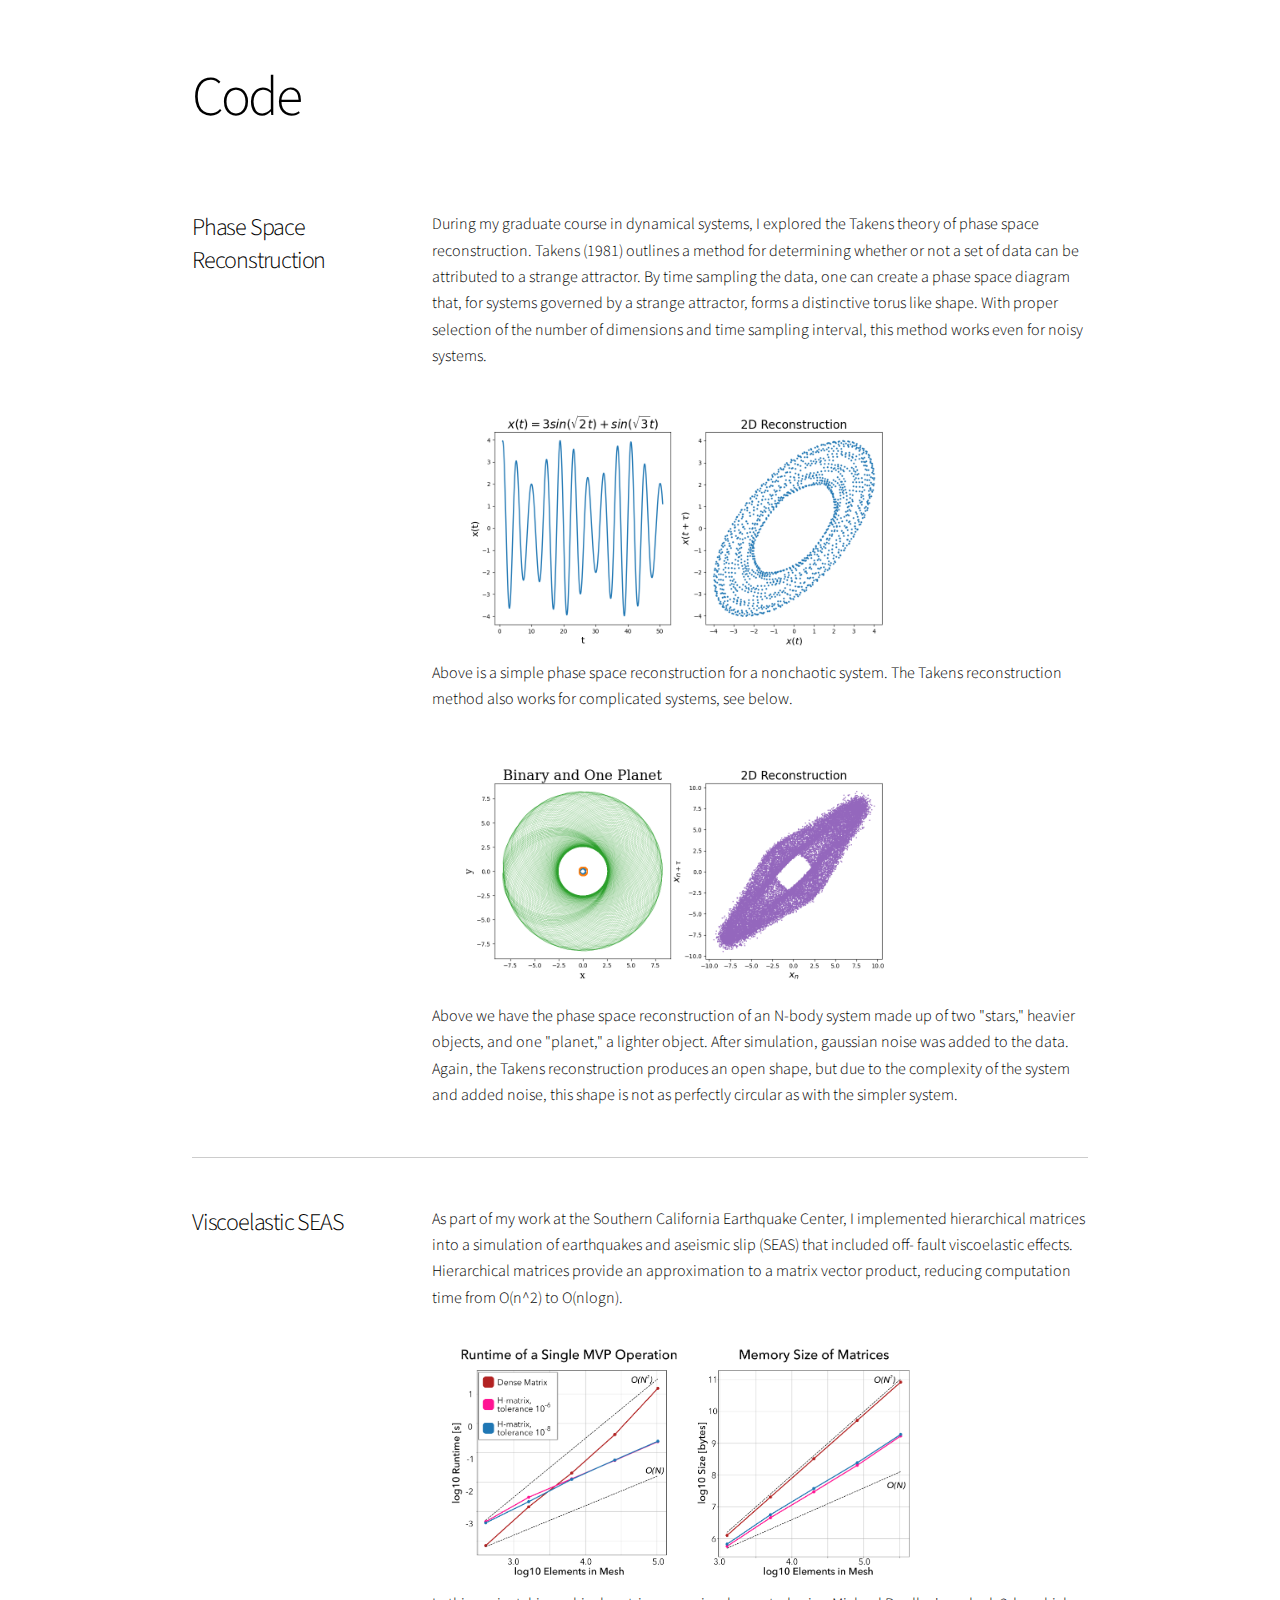
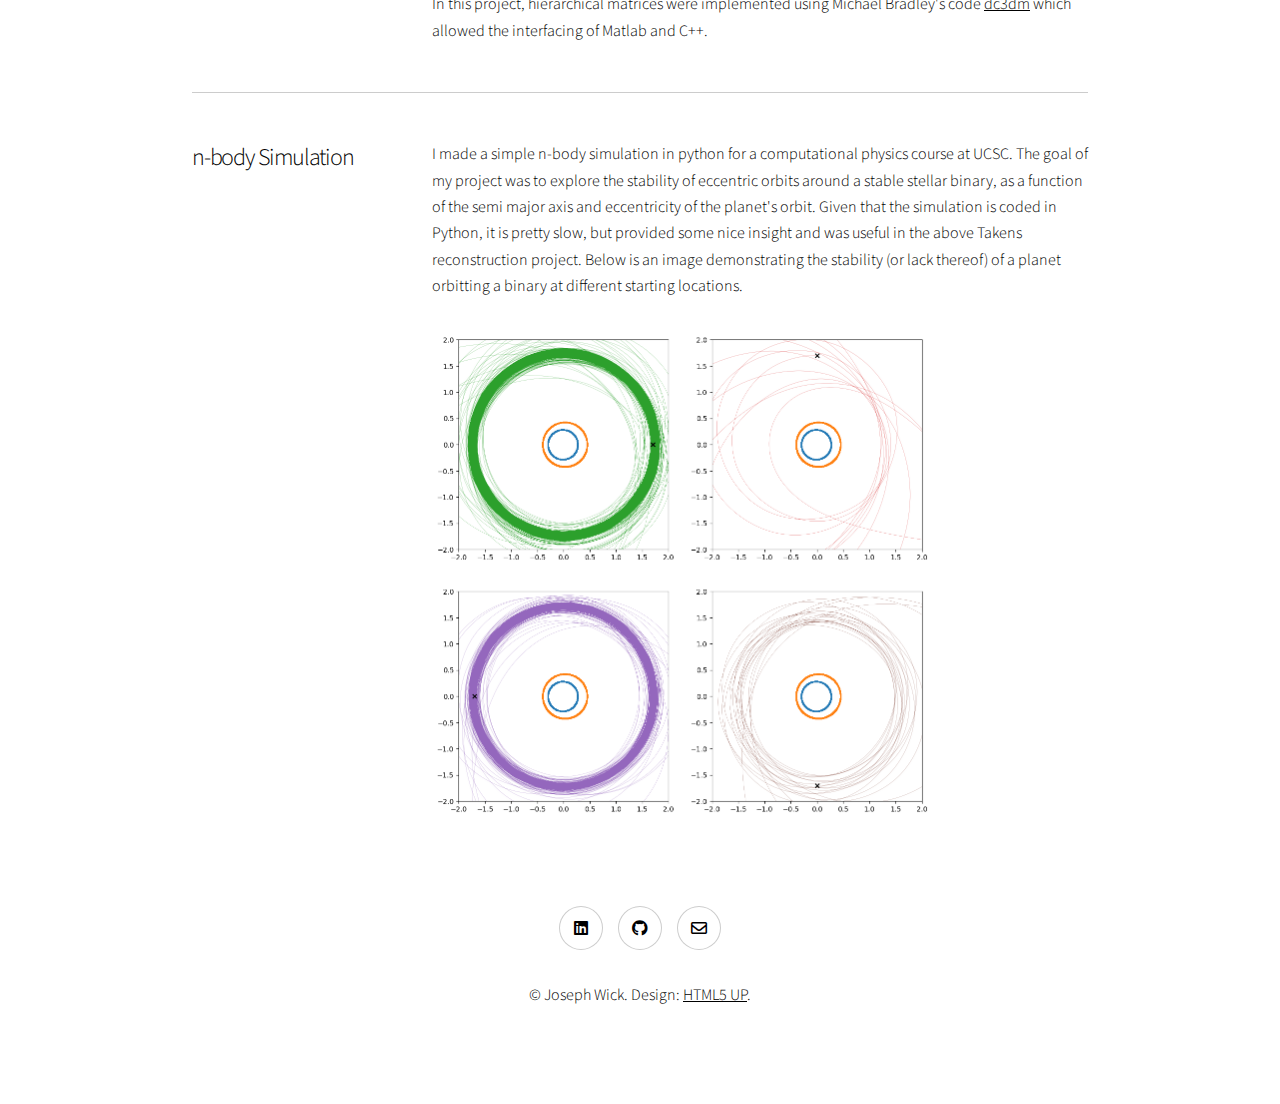
<file: code.html>
<!DOCTYPE HTML>

<html>
  <head>
    <title>Joseph Wick's Code</title>
    <meta charset="utf-8" />
    <meta name="viewport" content="width=device-width, initial-scale=1,
      user-scalable=no" />
    <link rel="stylesheet" href="assets/css/main.css" />
    <noscript><link rel="stylesheet" href="assets/css/noscript.css"/></noscript>
  </head>

  <body class="is-preload">
    <div id="wrapper" class="divided">

      <section class="wrapper style1 align-left">
        <div class="inner">
          <h1>Code</h1>
          <p>

          </p>

          <div class="index align-left">

            <!-- Text -->
            <section>
              <header>
                <h3>Phase Space Reconstruction</h3>
              </header>
              <div class="content">
                <p>
                  During my graduate course in dynamical systems, I explored the Takens
                  theory of phase space reconstruction. Takens (1981) outlines a
                  method for determining whether or not a set of data can be attributed
                  to a strange attractor. By time sampling the data, one can create a
                  phase space diagram that, for systems governed by a strange attractor,
                  forms a distinctive torus like shape. With proper selection of the
                  number of dimensions and time sampling interval, this method works even
                  for noisy systems.
                </p>
                <img src="images/coding/phaseSpace_simple.png"
                     alt="A simple phase space reconstruction"
                     style="width:500px"
                >
                <p>
                  Above is a simple phase space reconstruction for a nonchaotic system.
                  The Takens reconstruction method also works for complicated systems, see
                  below.
                </p>
                <img src="images/coding/phaseSpace_nbody.png"
                     alt="Phase space reconstruction of a noisy, n-body system"
                     style="width:500px"
                >
                <p>
                  Above we have the phase space reconstruction of an N-body system
                  made up of two "stars," heavier objects, and one "planet," a lighter
                  object. After simulation, gaussian noise was added to the data. Again,
                  the Takens reconstruction produces an open shape, but due to the
                  complexity of the system and added noise, this shape is not as perfectly
                  circular as with the simpler system.

              </div>
            </section>

            <section>
              <header>
                <h3>Viscoelastic SEAS </h3>
              </header>
              <div class="content">
                <p>
                  As part of my work at the Southern California Earthquake
                  Center, I implemented hierarchical matrices into a simulation
                  of earthquakes and aseismic slip (SEAS) that included off-
                  fault viscoelastic effects. Hierarchical matrices provide an
                  approximation to a matrix vector product, reducing computation
                  time from O(n^2) to O(nlogn).
                </p>
                <img src="images/coding/seasScaling.png"
                     alt="Matrix vector product scaling"
                     style="width:500px"
                >
                <p>
                  In this project, hierarchical matrices were implemented using
                  Michael Bradley's code
                  <a href="https://github.com/ambrad/dc3dm/tree/main">dc3dm</a>
                  which allowed the interfacing of Matlab and C++.

              </div>
            </section>

              <section>
                <header>
                  <h3>n-body Simulation</h3>
                </header>
                <div class="content">
                  <p>
                    I made a simple n-body simulation in python for a
                    computational physics course at UCSC. The goal of my project
                    was to explore the stability of eccentric orbits around a
                    stable stellar binary, as a function of the semi major axis
                    and eccentricity of the planet's orbit. Given that the simulation
                    is coded in Python, it is pretty slow, but provided some nice insight
                    and was useful in the above Takens reconstruction project. Below is
                    an image demonstrating the stability (or lack thereof) of a planet
                    orbitting a binary at different starting locations.
                  </p>
                  <img src="images/coding/nbody_4panel.png"
                       alt="Output of my n-body simulation code"
                       style="width:500px"
                  >

                </div>
              </section>
            </div>


      <!-- Footer -->
        <footer class="wrapper style1 align-center">
          <div class="inner">
            <ul class="icons">
              <li><a href="https://www.linkedin.com/in/josephwick/"
                class="icon brands style2 fa-linkedin"><span
                class="label">LinkedIn</span></a></li>
              <li><a href="https://www.github.com/josephwick"
                class="icon brands style2 fa-github"><span
                class="label">Email</span></a></li>
              <li><a href="mailto:joseph@josephwick.co"
                class="icon style2 fa-envelope"><span
                class="label">Email</span></a></li>
            </ul>
            <p>&copy; Joseph Wick. Design: <a href="https://html5up.net">HTML5 UP</a>.</p>
          </div>
        </footer>

    </div>

    <!-- Scripts -->
      <script src="assets/js/jquery.min.js"></script>
      <script src="assets/js/jquery.scrollex.min.js"></script>
      <script src="assets/js/jquery.scrolly.min.js"></script>
      <script src="assets/js/browser.min.js"></script>
      <script src="assets/js/breakpoints.min.js"></script>
      <script src="assets/js/util.js"></script>
      <script src="assets/js/main.js"></script>
  </body>
</html>
</file>
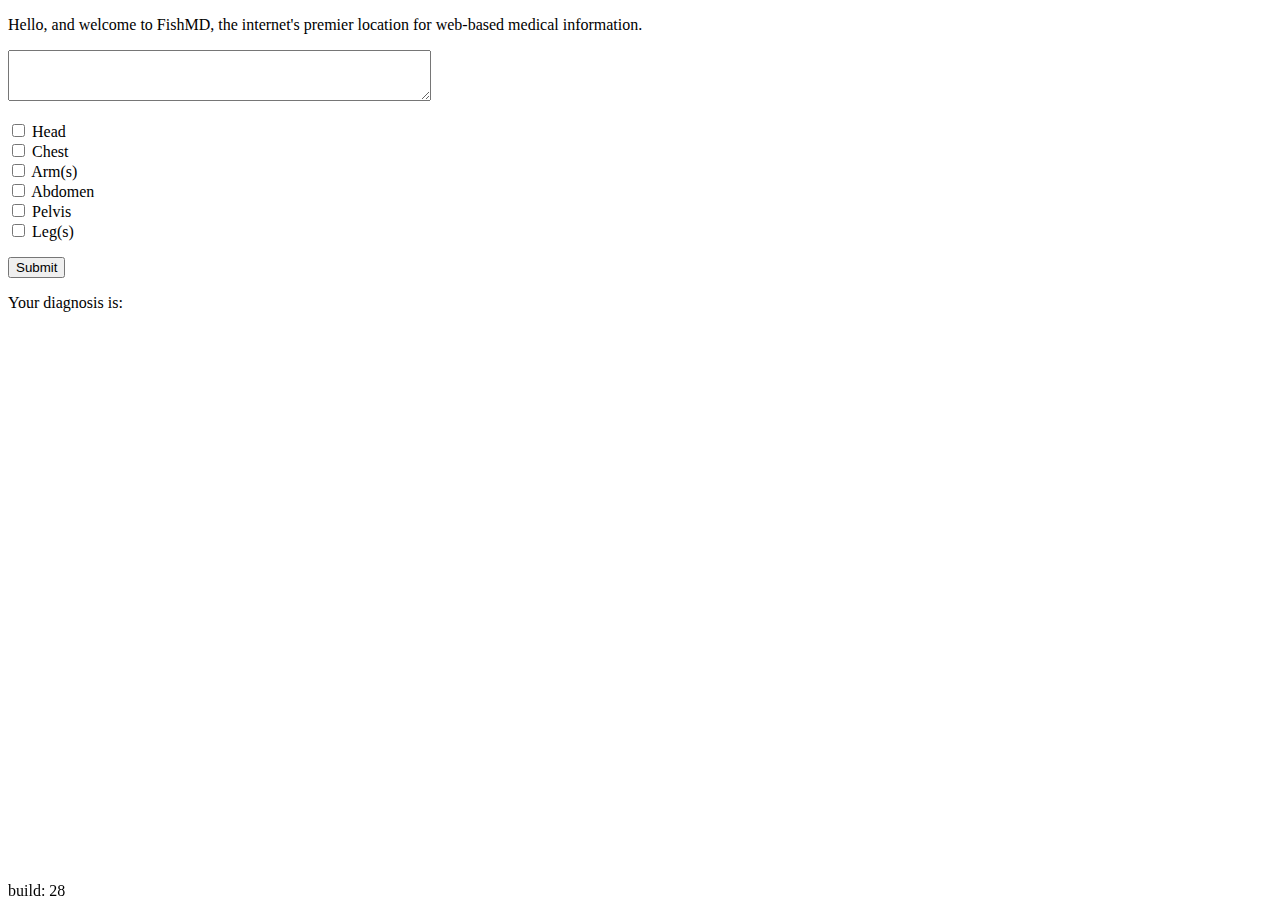
<file: md.html>
<!DOCTYPE html>
<html>

  <style>

  li.hs-form-checkbox{
    display: inline-block;
    width: 49%;
  }
  div.form-group label {
    display: block;
  }

  </style>

  <head>
    <title>FishMD</title>
    <meta charset="UTF-8">
    <meta name="description" content="The premier location for web-based medical information.">
    <meta name="author" content="Joseph M Wick">

    <style type ="text/css" >
      .footer{
        position: fixed;
        text-align: left;
        bottom: 0px;
        width: 100%;
      }
    </style>

  </head>

  <body>
    <p> Hello, and welcome to FishMD, the internet's premier location for web-based medical information. </p>

    <p>
      <textarea id = "inputField"
                  rows = "3"
        cols = "50"></textarea>
    </p>
    <p>

      <input type="checkbox" id="head" name="head" value = "head">
      <label for="check1">Head</label><br>
      <input type="checkbox" id="chest" name="chest" value = "chest">
      <label for="chest">Chest</label><br>
      <input type="checkbox" id="arm" name="arm" value = "arm">
      <label for="arm">Arm(s)</label><br>
      <input type="checkbox" id="abdomen" name="ab" value = "abdomen">
      <label for="abdomen">Abdomen</label><br>
      <input type="checkbox" id="pelvis" name="p" value = "pelvis">
      <label for="pelvis">Pelvis</label><br>
      <input type="checkbox" id="leg" name="leg" value = "leg">
      <label for="leg">Leg(s)</label><br>

    </p>

    <p>
      <button onclick="symptomFunc()">Submit</button>
    </p>

    <p> Your diagnosis is: </p>
    <p id="d"></p>




    <div class = "footer"> build: 28 </div>

  </body>
</html>

<script>

  const list = [
    "You're dead",
    "Ass Cancer",
    "Left-Adjacent Ass Cancer",
    "Just-Above-The-Ass Cancer",
    "idk man, that seems worthy of a real doctor",
    "Claustrophobia",
    "Brain Cancer (also known as 'Three-To-Four-Feet-Above-the-Ass Cancer')",
    "Oh shit you have what my neighbor Johnny had! Fuck I swear, Johnny knows some weirdos. Last week, one of my friends came over and as he was leaving, Johnny and some dude came back to Johnny's place, and the dude kept asking if he could use my shower. And I was like 'Bro, just use Johnny's shower' but apparently Johnny wouldn't let him use his shower. But I wasn't gonna let him use my shower ya know? Anyways, uh just take some cbd you'll be fine."
  ]


  document.getElementById("inputField").innerHTML = ""

  function symptomFunc() {
    if (document.getElementById("pelvis").checked===true && document.getElementById("leg").checked===true) {
      document.getElementById("d").innerHTML = "Ass Adjacent Cancer"
    }else if (document.getElementById("pelvis").checked === true) {
      document.getElementById("d").innerHTML = "Ass Cancer"
    }else{
      document.getElementById("d").innerHTML = list[Math.floor(Math.random() * list.length)];
    }
    document.getElementById("inputField").value = '';
  }

</script>
</file>
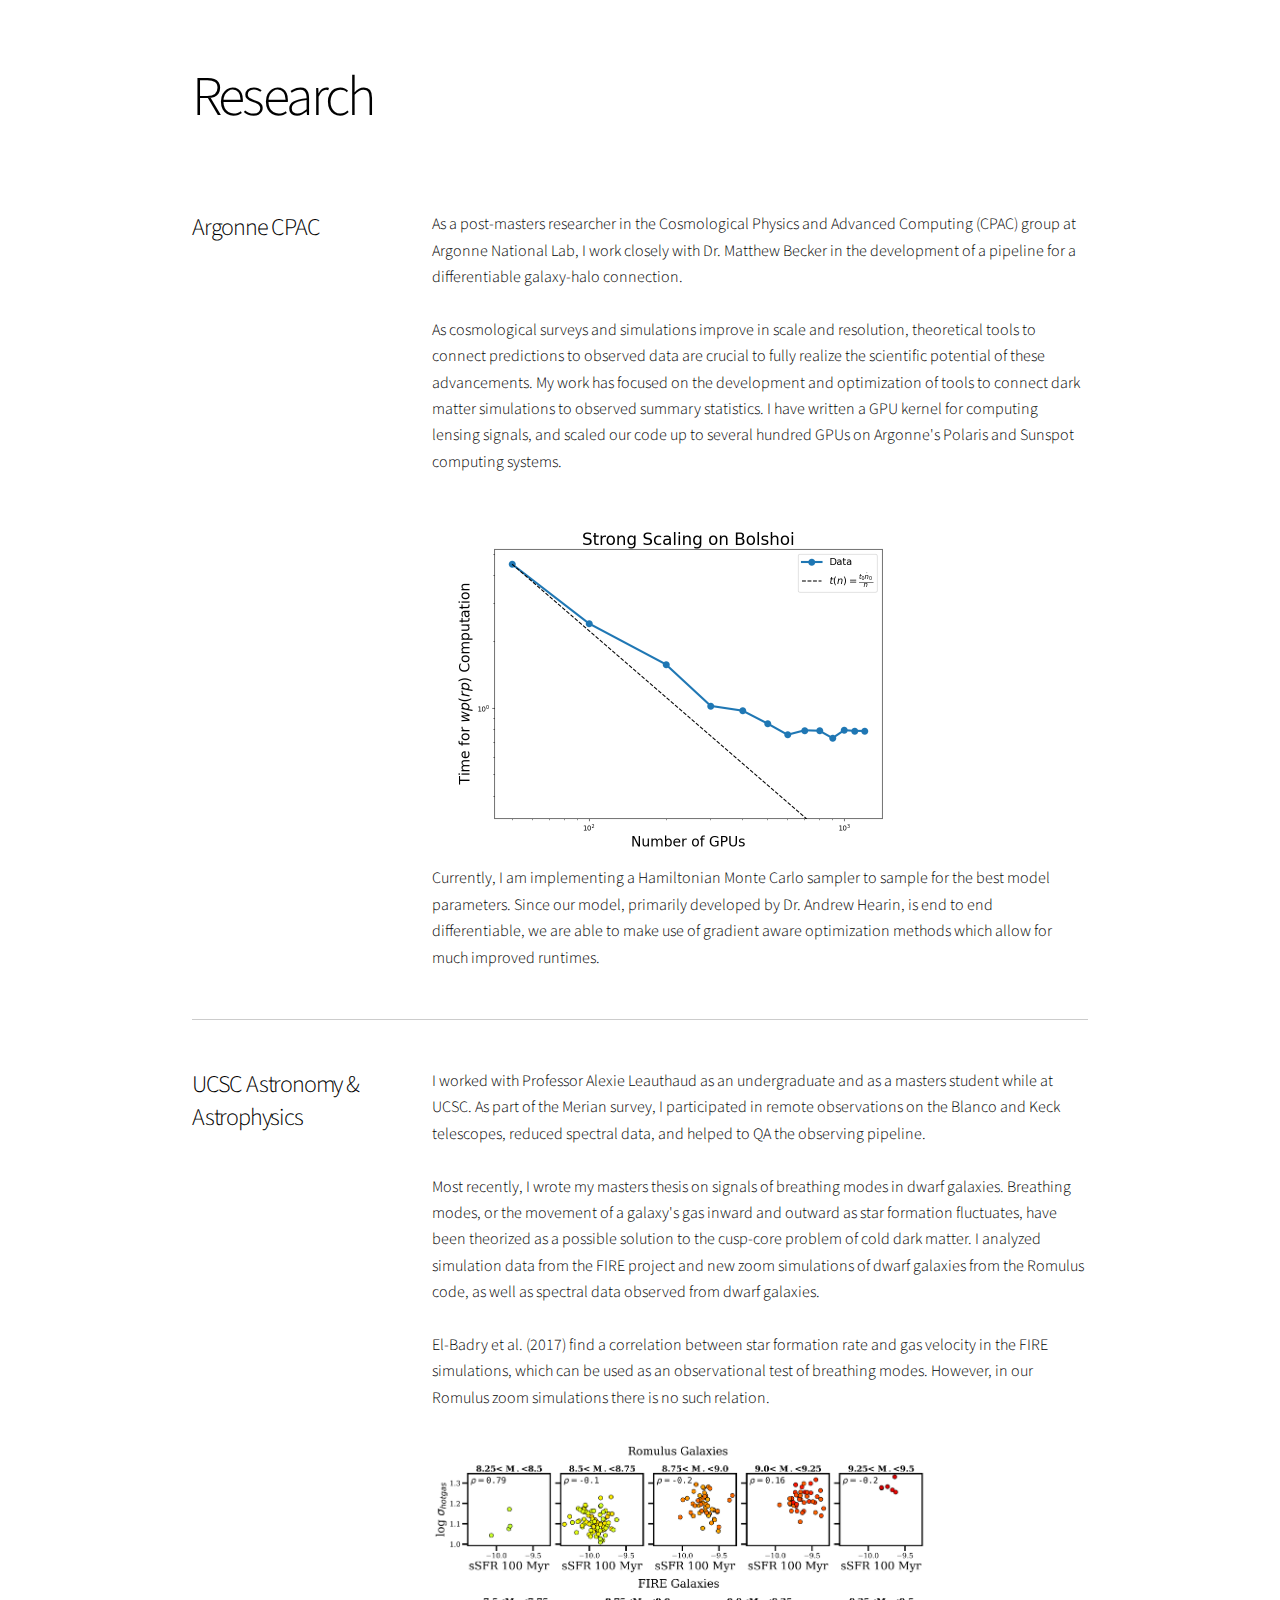
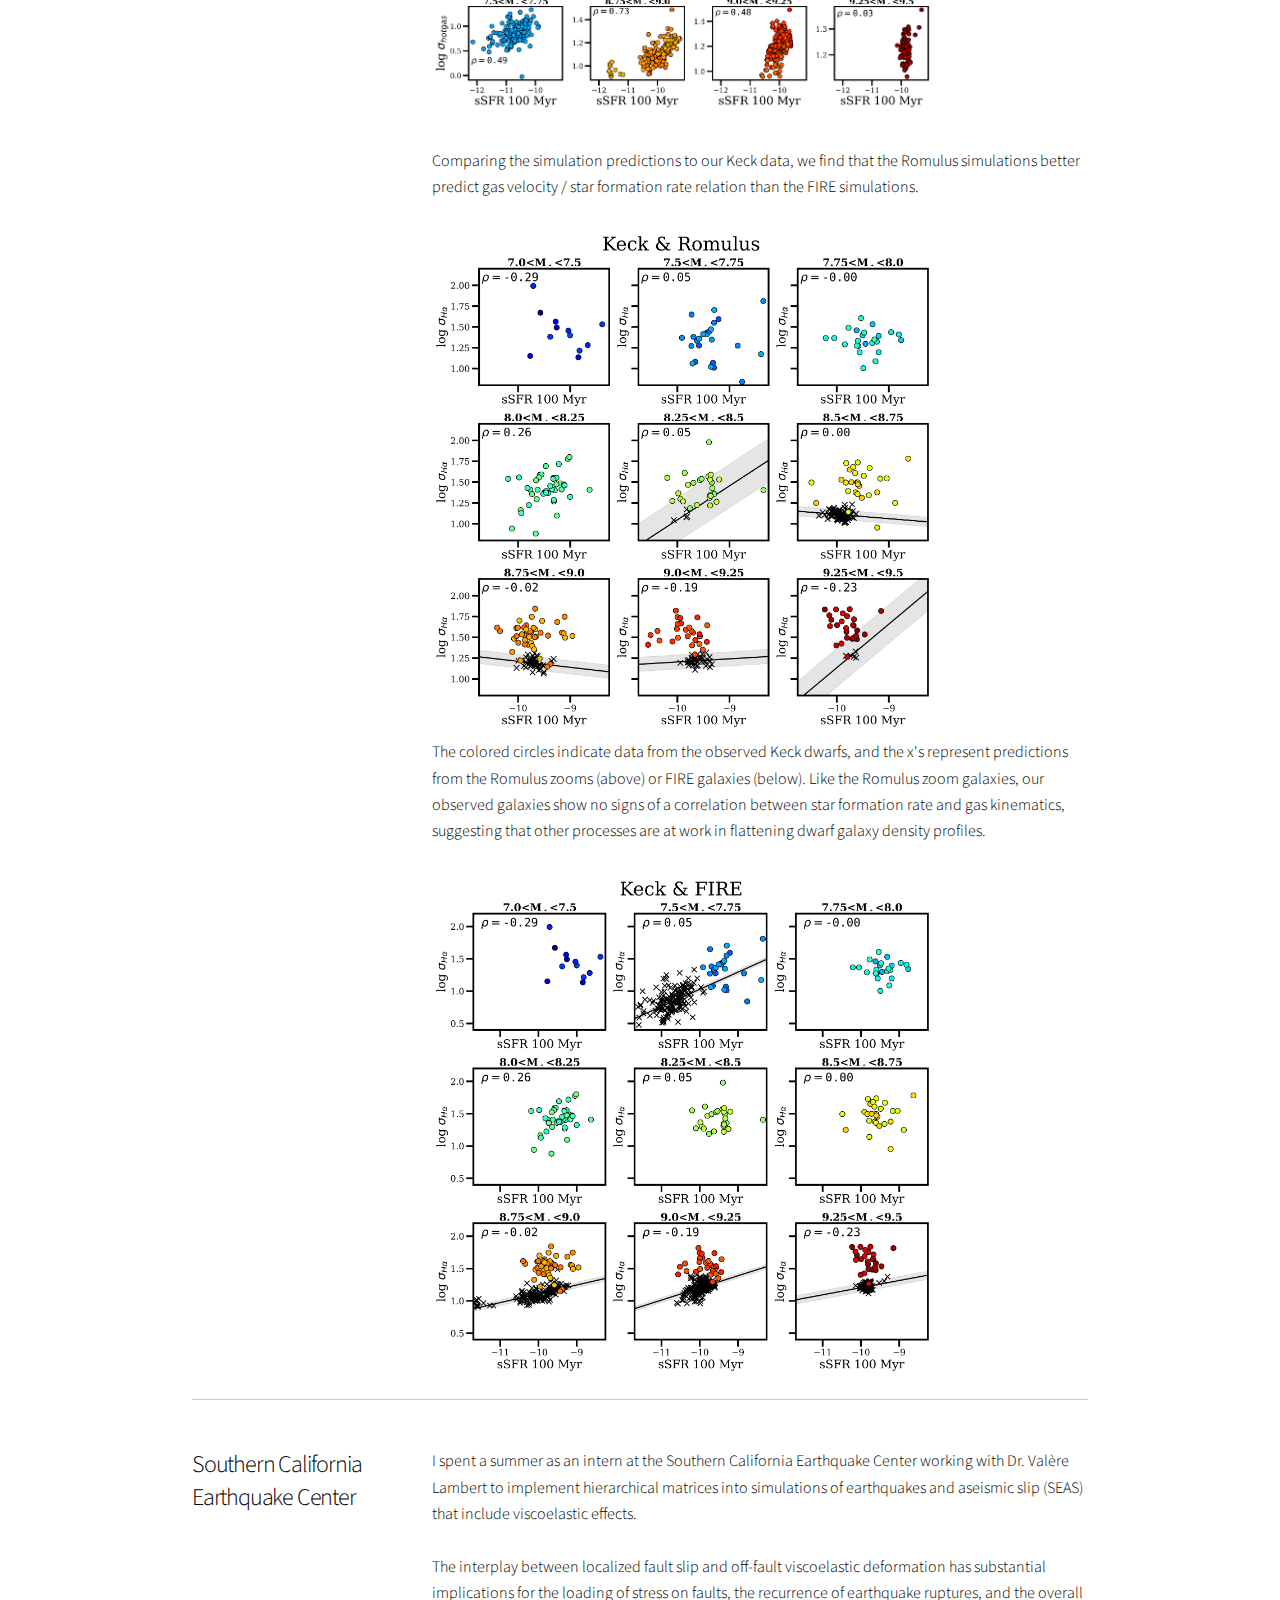
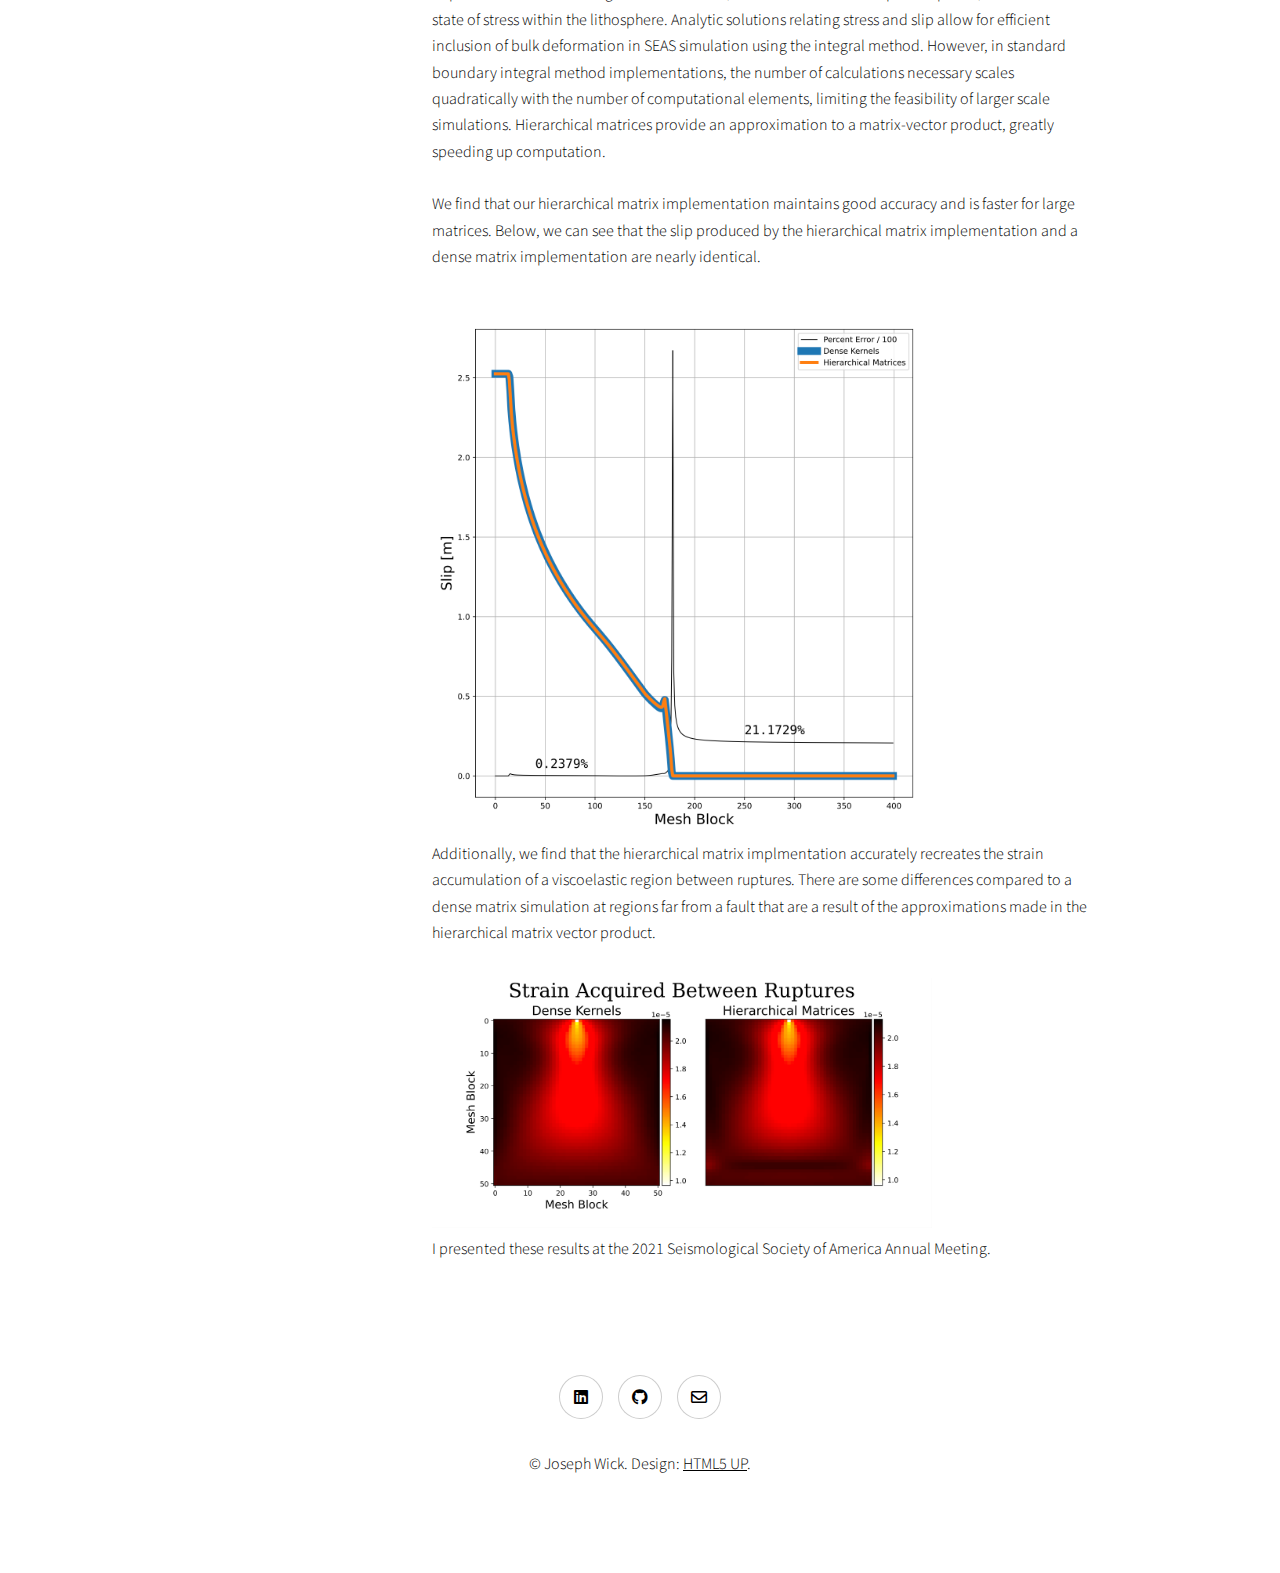
<file: research.html>
<!DOCTYPE HTML>

<html>
  <head>
    <title>Joseph Wick's Research</title>
    <meta charset="utf-8" />
    <meta name="viewport" content="width=device-width, initial-scale=1,
      user-scalable=no" />
    <link rel="stylesheet" href="assets/css/main.css" />
    <noscript><link rel="stylesheet" href="assets/css/noscript.css"/></noscript>
  </head>

  <body class="is-preload">
    <div id="wrapper" class="divided">

      <section class="wrapper style1 align-left">
        <div class="inner">
          <h1>Research</h1>
          <p>

          </p>

          <div class="index align-left">

            <!-- Text -->
              <section>
                <header>
                  <h3>Argonne CPAC</h3>
                </header>
                <div class="content">
                  <p>
                    As a post-masters researcher in the Cosmological Physics and
                    Advanced Computing (CPAC) group at Argonne National Lab, I work
                    closely with Dr. Matthew Becker in the development of a pipeline
                    for a differentiable galaxy-halo connection.
                    <br><br>
                    As cosmological surveys and simulations improve in scale and
                    resolution, theoretical tools to connect predictions to observed
                    data are crucial to fully realize the scientific potential of
                    these advancements. My work has focused on the development and
                    optimization of tools to connect dark matter simulations to
                    observed summary statistics. I have written a GPU kernel for
                    computing lensing signals, and scaled our code up to several hundred
                    GPUs on Argonne's Polaris and Sunspot computing systems.
                  </p>
                  <img src="images/research/strong_bolshoi.png"
                       alt="Scaling test on Argonne's Polaris system"
                       style="width:500px"
                  >

                  <p>
                    Currently, I am implementing a Hamiltonian Monte Carlo sampler
                    to sample for the best model parameters. Since our model,
                    primarily developed by Dr. Andrew Hearin, is end to end differentiable,
                    we are able to make use of gradient aware optimization methods which
                    allow for much improved runtimes.
                  </p>

                </div>
              </section>
              <section>
                <header>
                  <h3>UCSC Astronomy & Astrophysics</h3>
                </header>
                <div class="content">
                  <p>
                    I worked with Professor Alexie Leauthaud as an undergraduate
                    and as a masters student while at UCSC. As part of the Merian survey,
                    I participated in remote observations on the Blanco and Keck telescopes,
                    reduced spectral data, and helped to QA the observing pipeline.
                    <br><br>
                    Most recently, I wrote my masters thesis on signals of breathing modes
                    in dwarf galaxies. Breathing modes, or the movement of a galaxy's gas
                    inward and outward as star formation fluctuates, have been
                    theorized as a possible solution to the cusp-core problem of cold dark
                    matter. I analyzed simulation data from the FIRE project and new
                    zoom simulations of dwarf galaxies from the Romulus code, as well
                    as spectral data observed from dwarf galaxies.
                    <br><br>
                    El-Badry et al. (2017) find a correlation between star formation rate
                    and gas velocity in the FIRE simulations, which can be used as an
                    observational test of breathing modes. However, in our Romulus zoom
                    simulations there is no such relation.
                  </p>
                  <img src="images/research/masterthesis_fire_romulus.png"
                       alt="Testing for breathing mode signals in simulation"
                       style="width:500px"
                  >
                  <p>
                    Comparing the simulation predictions to our Keck data, we find
                    that the Romulus simulations better predict gas velocity / star
                    formation rate relation than the FIRE simulations.
                  </p>
                  <img src="images/research/comboRom_ssfr100_sigmaHa_b9.png"
                       alt="Comparing Romulus and Keck data"
                       style="width:500px"
                  >
                  <p>
                    The colored circles indicate data from the observed Keck dwarfs,
                    and the x's represent predictions from the Romulus zooms (above)
                    or FIRE galaxies (below). Like the Romulus zoom galaxies, our
                    observed galaxies show no signs of a correlation between star
                    formation rate and gas kinematics, suggesting that other processes
                    are at work in flattening dwarf galaxy density profiles.
                  </p>
                  <img src="images/research/comboFire_ssfr100_sigmaHa_b9.png"
                       alt="Comparing FIRE and Keck data"
                       style="width:500px"
                  >

                </div>
              </section>
              <section>
                <header>
                  <h3>Southern California Earthquake Center</h3>
                </header>
                <div class="content">
                  <p>
                    I spent a summer as an intern at the Southern California
                    Earthquake Center working with Dr. Valère Lambert to
                    implement hierarchical matrices into simulations of earthquakes
                    and aseismic slip (SEAS) that include viscoelastic effects.
                    <br><br>
                    The interplay between localized fault slip and off-fault
                    viscoelastic deformation has substantial implications for the
                    loading of stress on faults, the recurrence of earthquake
                    ruptures, and the overall state of stress within the
                    lithosphere. Analytic solutions relating stress and slip
                    allow for efficient inclusion of bulk deformation in SEAS
                    simulation using the integral method. However, in standard
                    boundary integral method implementations, the number of
                    calculations necessary scales quadratically with the
                    number of computational elements, limiting the feasibility of
                    larger scale simulations. Hierarchical matrices provide an approximation
                    to a matrix-vector product, greatly speeding up computation.
                    <br><br>
                    We find that our hierarchical matrix implementation maintains
                    good accuracy and is faster for large matrices. Below, we can see
                    that the slip produced by the hierarchical matrix implementation
                    and a dense matrix implementation are nearly identical.
                  </p>
                  <img src="images/research/faultError.png"
                       alt="Slip error of the hierarchical matrix simulation"
                       style="width:500px"
                  >
                  <p>
                    Additionally, we find that the hierarchical matrix implmentation
                    accurately recreates the strain accumulation of a viscoelastic
                    region between ruptures. There are some differences compared to
                    a dense matrix simulation at regions far from a fault that are
                    a result of the approximations made in the hierarchical matrix
                    vector product.
                  </p>
                  <img src="images/research/strainBtwnRuptures.png"
                       alt="Strain acquired between earthquakes"
                       style="width:500px"
                  >
                  <p>
                    I presented these results at the 2021 Seismological Society
                    of America Annual Meeting.
                  </p>

                </div>
              </section>
            </div>


      <!-- Footer -->
        <footer class="wrapper style1 align-center">
          <div class="inner">
            <ul class="icons">
              <li><a href="https://www.linkedin.com/in/josephwick/"
                class="icon brands style2 fa-linkedin"><span
                class="label">LinkedIn</span></a></li>
              <li><a href="https://www.github.com/josephwick"
                class="icon brands style2 fa-github"><span
                class="label">Email</span></a></li>
              <li><a href="mailto:joseph@josephwick.co"
                class="icon style2 fa-envelope"><span
                class="label">Email</span></a></li>
            </ul>
            <p>&copy; Joseph Wick. Design: <a href="https://html5up.net">HTML5 UP</a>.</p>
          </div>
        </footer>

    </div>

    <!-- Scripts -->
      <script src="assets/js/jquery.min.js"></script>
      <script src="assets/js/jquery.scrollex.min.js"></script>
      <script src="assets/js/jquery.scrolly.min.js"></script>
      <script src="assets/js/browser.min.js"></script>
      <script src="assets/js/breakpoints.min.js"></script>
      <script src="assets/js/util.js"></script>
      <script src="assets/js/main.js"></script>
  </body>
</html>
</file>
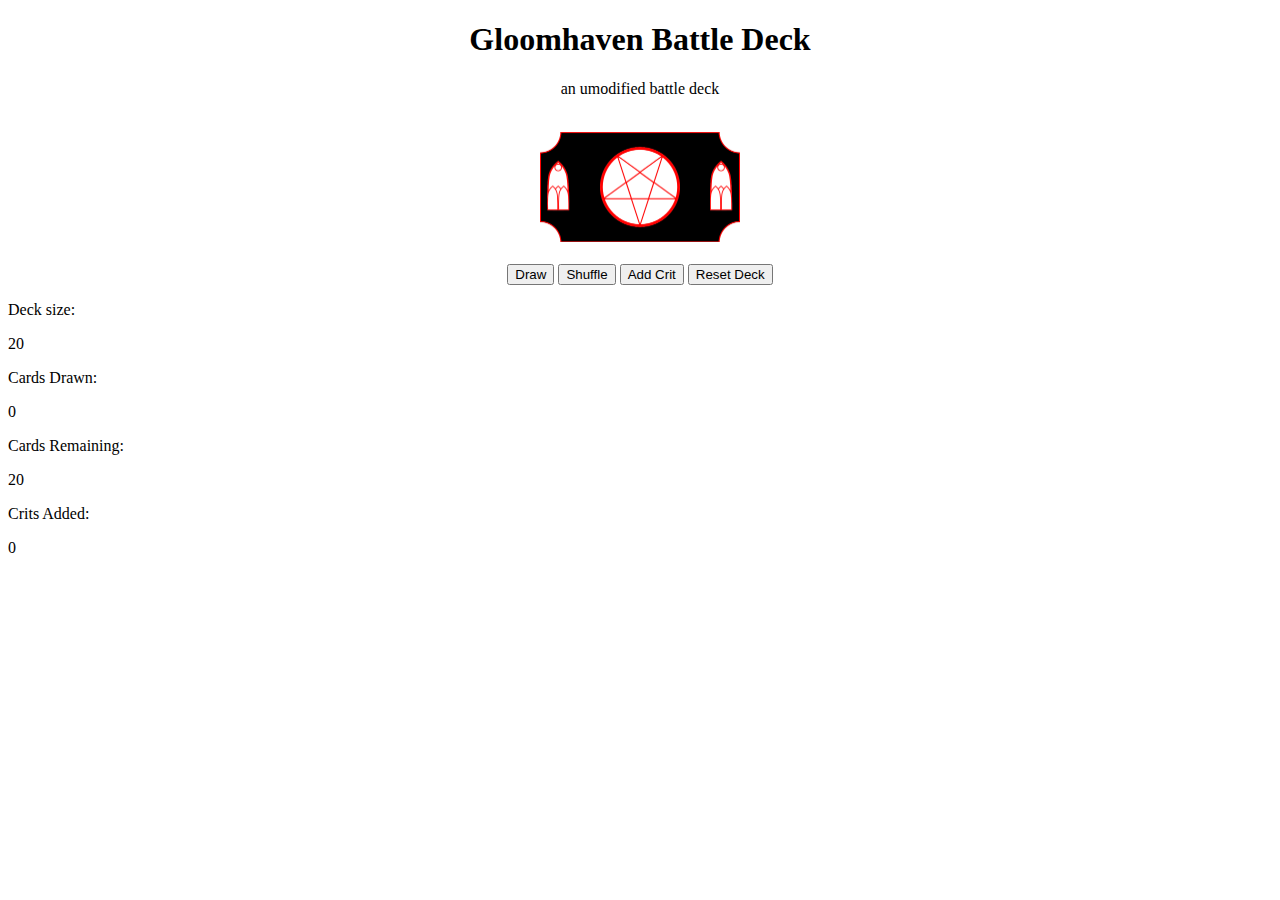
<file: misc/gloom/monsterdeck.html>
<!DOCTYPE HTML>

<html>
  <head>
    <title>Battle Deck</title>
    <meta charset="utf-8" />
  </head>
  <body onload="javascript:init()">

    <center>
    <h1>Gloomhaven Battle Deck</h1>
    <p>an umodified battle deck</p>
    <br>
    <img id="carddrawn" src="cardimages/cardback.png" style="width:200px"
      alt="card">
    <br>
    <br>
    <button type="button" onclick="draw()">Draw</button>
    <button type="button" onclick="shuffle_button()">Shuffle</button>
    <button type="button" onclick="addcrit()">Add Crit</button>
    <button type="button" onclick="init()">Reset Deck</button>
    </center>

    <p>Deck size:</p><p id="decksize">20</p>
    <p>Cards Drawn:</p><p id="cardsdrawn">0</p>
    <p>Cards Remaining:</p><p id="cardsremaining">20</p>
    <p>Crits Added:</p><p id="critsadded">0</p>

    <script>
      const defaultcards = [0,0,0,0,0,0, 1,1,1,1,1, 2,2,2,2,2, 3, 4, 5, 6];
      let allcards = [];
      let currcards = [];

      let decksize = 20;
      let drawncards = 0;
      let addedCrits = 0;

      function init(){
        allcards = [...defaultcards];
        currcards = [...defaultcards];

        decksize = 20;
        drawncards = 0;
        addedCrits = 0;
        updateDisplay();

        const element = document.getElementById("carddrawn")
        element.src = "cardimages/cardback.png"
      }

      function draw(){
        const cardDisplayTexts = ["+0", "+1", "-1", "+2", "-2", "2x", "miss"]

        // update deck vars
        drawncards = drawncards+1;
        cardsremaining = cardsremaining-1;
        updateDisplay();

        // get random card from remaining cards
        let max = currcards.length;
        let i = Math.floor(Math.random() * (max - 0) + 0);
        console.log(i)

        card = currcards[i];
        currcards.splice(i,1);

        // display card
        const element = document.getElementById("carddrawn")
        element.src = "cardimages/"+cardDisplayTexts[card]+".png"
        element.alt = cardDisplayTexts[i]

        // shuffle on a crit or miss
        if (card === 5){
          shuffle()
        }
        if (card == 6){
          shuffle()
        }

      }

      // shuffle()
      function shuffle(){
        currcards = [...allcards]

        drawncards = 0;
        updateDisplay();

      }

      // shuffle_button()
      function shuffle_button(){
        shuffle()

        const element = document.getElementById("carddrawn")
        element.src = "cardimages/cardback.png"
      }

      // addcrit()
      function addcrit(){
        allcards.push(5)
        decksize = decksize+1;
        addedCrits = addedCrits+1;

        shuffle();
      }

      function updateDisplay(){
        let element = document.getElementById("decksize");
        element.innerHTML = decksize;

        element = document.getElementById("cardsdrawn");
        element.innerHTML = drawncards;

        element = document.getElementById("cardsremaining");
        element.innerHTML = decksize-drawncards;

        element = document.getElementById("critsadded");
        element.innerHTML = addedCrits;
      }

    </script>

  </body>
</html>
</file>
<file: assets/css/noscript.css>
/*
	Story by HTML5 UP
	html5up.net | @ajlkn
	Free for personal and commercial use under the CCA 3.0 license (html5up.net/license)
*/

/* Banner (transitions) */

	.banner.onload-content-fade-up .content {
		-moz-transition: none;
		-webkit-transition: none;
		-ms-transition: none;
		transition: none;
	}

	body.is-preload .banner.onload-content-fade-up .content {
		-moz-transform: none;
		-webkit-transform: none;
		-ms-transform: none;
		transform: none;
		opacity: 1;
	}

	.banner.onload-content-fade-down .content {
		-moz-transition: none;
		-webkit-transition: none;
		-ms-transition: none;
		transition: none;
	}

	body.is-preload .banner.onload-content-fade-down .content {
		-moz-transform: none;
		-webkit-transform: none;
		-ms-transform: none;
		transform: none;
		opacity: 1;
	}

	.banner.onload-content-fade-left .content {
		-moz-transition: none;
		-webkit-transition: none;
		-ms-transition: none;
		transition: none;
	}

	body.is-preload .banner.onload-content-fade-left .content {
		-moz-transform: none;
		-webkit-transform: none;
		-ms-transform: none;
		transform: none;
		opacity: 1;
	}

	.banner.onload-content-fade-right .content {
		-moz-transition: none;
		-webkit-transition: none;
		-ms-transition: none;
		transition: none;
	}

	body.is-preload .banner.onload-content-fade-right .content {
		-moz-transform: none;
		-webkit-transform: none;
		-ms-transform: none;
		transform: none;
		opacity: 1;
	}

	.banner.onload-content-fade-in .content {
		-moz-transition: none;
		-webkit-transition: none;
		-ms-transition: none;
		transition: none;
	}

	body.is-preload .banner.onload-content-fade-in .content {
		-moz-transform: none;
		-webkit-transform: none;
		-ms-transform: none;
		transform: none;
		opacity: 1;
	}

	.banner.onload-image-fade-up .image {
		-moz-transition: none;
		-webkit-transition: none;
		-ms-transition: none;
		transition: none;
	}

		.banner.onload-image-fade-up .image img {
			-moz-transition: none;
			-webkit-transition: none;
			-ms-transition: none;
			transition: none;
		}

	body.is-preload .banner.onload-image-fade-up .image {
		-moz-transform: none;
		-webkit-transform: none;
		-ms-transform: none;
		transform: none;
		opacity: 1;
	}

		body.is-preload .banner.onload-image-fade-up .image img {
			opacity: 1;
		}

	.banner.onload-image-fade-down .image {
		-moz-transition: none;
		-webkit-transition: none;
		-ms-transition: none;
		transition: none;
	}

		.banner.onload-image-fade-down .image img {
			-moz-transition: none;
			-webkit-transition: none;
			-ms-transition: none;
			transition: none;
		}

	body.is-preload .banner.onload-image-fade-down .image {
		-moz-transform: none;
		-webkit-transform: none;
		-ms-transform: none;
		transform: none;
		opacity: 1;
	}

		body.is-preload .banner.onload-image-fade-down .image img {
			opacity: 1;
		}

	.banner.onload-image-fade-left .image {
		-moz-transition: none;
		-webkit-transition: none;
		-ms-transition: none;
		transition: none;
	}

		.banner.onload-image-fade-left .image img {
			-moz-transition: none;
			-webkit-transition: none;
			-ms-transition: none;
			transition: none;
		}

	body.is-preload .banner.onload-image-fade-left .image {
		-moz-transform: none;
		-webkit-transform: none;
		-ms-transform: none;
		transform: none;
		opacity: 1;
	}

		body.is-preload .banner.onload-image-fade-left .image img {
			opacity: 1;
		}

	.banner.onload-image-fade-right .image {
		-moz-transition: none;
		-webkit-transition: none;
		-ms-transition: none;
		transition: none;
	}

		.banner.onload-image-fade-right .image img {
			-moz-transition: none;
			-webkit-transition: none;
			-ms-transition: none;
			transition: none;
		}

	body.is-preload .banner.onload-image-fade-right .image {
		-moz-transform: none;
		-webkit-transform: none;
		-ms-transform: none;
		transform: none;
		opacity: 1;
	}

		body.is-preload .banner.onload-image-fade-right .image img {
			opacity: 1;
		}

	.banner.onload-image-fade-in .image img {
		-moz-transition: none;
		-webkit-transition: none;
		-ms-transition: none;
		transition: none;
	}

	body.is-preload .banner.onload-image-fade-in .image img {
		opacity: 1;
	}

	.banner.onscroll-content-fade-up .content {
		-moz-transition: none;
		-webkit-transition: none;
		-ms-transition: none;
		transition: none;
	}

	.banner.onscroll-content-fade-up.is-inactive .content {
		-moz-transform: none;
		-webkit-transform: none;
		-ms-transform: none;
		transform: none;
		opacity: 1;
	}

	.banner.onscroll-content-fade-down .content {
		-moz-transition: none;
		-webkit-transition: none;
		-ms-transition: none;
		transition: none;
	}

	.banner.onscroll-content-fade-down.is-inactive .content {
		-moz-transform: none;
		-webkit-transform: none;
		-ms-transform: none;
		transform: none;
		opacity: 1;
	}

	.banner.onscroll-content-fade-left .content {
		-moz-transition: none;
		-webkit-transition: none;
		-ms-transition: none;
		transition: none;
	}

	.banner.onscroll-content-fade-left.is-inactive .content {
		-moz-transform: none;
		-webkit-transform: none;
		-ms-transform: none;
		transform: none;
		opacity: 1;
	}

	.banner.onscroll-content-fade-right .content {
		-moz-transition: none;
		-webkit-transition: none;
		-ms-transition: none;
		transition: none;
	}

	.banner.onscroll-content-fade-right.is-inactive .content {
		-moz-transform: none;
		-webkit-transform: none;
		-ms-transform: none;
		transform: none;
		opacity: 1;
	}

	.banner.onscroll-content-fade-in .content {
		-moz-transition: none;
		-webkit-transition: none;
		-ms-transition: none;
		transition: none;
	}

	.banner.onscroll-content-fade-in.is-inactive .content {
		-moz-transform: none;
		-webkit-transform: none;
		-ms-transform: none;
		transform: none;
		opacity: 1;
	}

	.banner.onscroll-image-fade-up .image {
		-moz-transition: none;
		-webkit-transition: none;
		-ms-transition: none;
		transition: none;
	}

		.banner.onscroll-image-fade-up .image img {
			-moz-transition: none;
			-webkit-transition: none;
			-ms-transition: none;
			transition: none;
		}

	.banner.onscroll-image-fade-up.is-inactive .image {
		-moz-transform: none;
		-webkit-transform: none;
		-ms-transform: none;
		transform: none;
		opacity: 1;
	}

		.banner.onscroll-image-fade-up.is-inactive .image img {
			opacity: 1;
		}

	.banner.onscroll-image-fade-down .image {
		-moz-transition: none;
		-webkit-transition: none;
		-ms-transition: none;
		transition: none;
	}

		.banner.onscroll-image-fade-down .image img {
			-moz-transition: none;
			-webkit-transition: none;
			-ms-transition: none;
			transition: none;
		}

	.banner.onscroll-image-fade-down.is-inactive .image {
		-moz-transform: none;
		-webkit-transform: none;
		-ms-transform: none;
		transform: none;
		opacity: 1;
	}

		.banner.onscroll-image-fade-down.is-inactive .image img {
			opacity: 1;
		}

	.banner.onscroll-image-fade-left .image {
		-moz-transition: none;
		-webkit-transition: none;
		-ms-transition: none;
		transition: none;
	}

		.banner.onscroll-image-fade-left .image img {
			-moz-transition: none;
			-webkit-transition: none;
			-ms-transition: none;
			transition: none;
		}

	.banner.onscroll-image-fade-left.is-inactive .image {
		-moz-transform: none;
		-webkit-transform: none;
		-ms-transform: none;
		transform: none;
		opacity: 1;
	}

		.banner.onscroll-image-fade-left.is-inactive .image img {
			opacity: 1;
		}

	.banner.onscroll-image-fade-right .image {
		-moz-transition: none;
		-webkit-transition: none;
		-ms-transition: none;
		transition: none;
	}

		.banner.onscroll-image-fade-right .image img {
			-moz-transition: none;
			-webkit-transition: none;
			-ms-transition: none;
			transition: none;
		}

	.banner.onscroll-image-fade-right.is-inactive .image {
		-moz-transform: none;
		-webkit-transform: none;
		-ms-transform: none;
		transform: none;
		opacity: 1;
	}

		.banner.onscroll-image-fade-right.is-inactive .image img {
			opacity: 1;
		}

	.banner.onscroll-image-fade-in .image img {
		-moz-transition: none;
		-webkit-transition: none;
		-ms-transition: none;
		transition: none;
	}

	.banner.onscroll-image-fade-in.is-inactive .image img {
		opacity: 1;
	}
</file>
<file: assets/css/main.css>
@import url(fontawesome-all.min.css);
@import url("https://fonts.googleapis.com/css?family=Source+Sans+Pro:300,300i,400,400i");

/*
	Story by HTML5 UP
	html5up.net | @ajlkn
	Free for personal and commercial use under the CCA 3.0 license (html5up.net/license)
*/

html, body, div, span, applet, object,
iframe, h1, h2, h3, h4, h5, h6, p, blockquote,
pre, a, abbr, acronym, address, big, cite,
code, del, dfn, em, img, ins, kbd, q, s, samp,
small, strike, strong, sub, sup, tt, var, b,
u, i, center, dl, dt, dd, ol, ul, li, fieldset,
form, label, legend, table, caption, tbody,
tfoot, thead, tr, th, td, article, aside,
canvas, details, embed, figure, figcaption,
footer, header, hgroup, menu, nav, output, ruby,
section, summary, time, mark, audio, video {
	margin: 0 auto;
	padding: 0;
	border: 0;
	font-size: 100%;
	font: inherit;
	vertical-align: baseline;}

article, aside, details, figcaption, figure,
footer, header, hgroup, menu, nav, section {
	display: block;}

body {
	line-height: 1;
}

ol, ul {
	list-style: none;
}

blockquote, q {
	quotes: none;
}

	blockquote:before, blockquote:after, q:before, q:after {
		content: '';
		content: none;
	}

table {
	border-collapse: collapse;
	border-spacing: 0;
}

body {
	-webkit-text-size-adjust: none;
}

mark {
	background-color: transparent;
	color: inherit;
}

input::-moz-focus-inner {
	border: 0;
	padding: 0;
}

input, select, textarea {
	-moz-appearance: none;
	-webkit-appearance: none;
	-ms-appearance: none;
	appearance: none;
}

/* Basic */

	@-ms-viewport {
		width: device-width;
	}

	body {
		-ms-overflow-style: scrollbar;
	}

	@media screen and (max-width: 480px) {

		html, body {
			min-width: 320px;
		}

	}

	html {
		box-sizing: border-box;
	}

	*, *:before, *:after {
		box-sizing: inherit;
	}

	body {
		background: #ffffff;
	}

		body.is-preload *, body.is-preload *:before, body.is-preload *:after {
			-moz-animation: none !important;
			-webkit-animation: none !important;
			-ms-animation: none !important;
			animation: none !important;
			-moz-transition: none !important;
			-webkit-transition: none !important;
			-ms-transition: none !important;
			transition: none !important;
		}

/* Type */

	html {
		font-size: 18pt;
	}

		@media screen and (max-width: 1680px) {

			html {
				font-size: 14pt;
			}

		}

		@media screen and (max-width: 1280px) {

			html {
				font-size: 12pt;
			}

		}

		@media screen and (max-width: 736px) {

			html {
				font-size: 11pt;
			}

		}

		@media screen and (max-width: 360px) {

			html {
				font-size: 10pt;
			}

		}

	body {
		background-color: #ffffff;
		color: #000000;
	}

	body, input, select, textarea {
		font-family: "Source Sans Pro", Helvetica, sans-serif;
		font-size: 1rem;
		font-weight: 300;
		line-height: 1.65;
	}

	a {
		-moz-transition: color 0.2s ease-in-out;
		-webkit-transition: color 0.2s ease-in-out;
		-ms-transition: color 0.2s ease-in-out;
		transition: color 0.2s ease-in-out;
		text-decoration: underline;
	}

		a:hover {
			text-decoration: none;
		}

	strong, b {
		font-weight: 400;
	}

	em, i {
		font-style: italic;
	}

	p {
		margin: 0 0 2rem 0;
	}

		p.major {
			font-size: 1.25rem;
		}

	h1, h2, h3, h4, h5, h6 {
		font-weight: 300;
		line-height: 1.375;
		letter-spacing: -0.05em;
		margin: 0 0 1rem 0;
	}

		h1 a, h2 a, h3 a, h4 a, h5 a, h6 a {
			color: inherit;
			text-decoration: none;
		}

	h1 {
		font-size: 3.5rem;
		line-height: 1.2;
	}

	h2 {
		font-size: 2.25rem;
	}

	h3 {
		font-size: 1.5rem;
	}

	h4 {
		font-size: 1.1rem;
	}

	h5 {
		font-size: 0.9rem;
	}

	h6 {
		font-size: 0.7rem;
	}

	sub {
		font-size: 0.8rem;
		position: relative;
		top: 0.5rem;
	}

	sup {
		font-size: 0.8rem;
		position: relative;
		top: -0.5rem;
	}

	blockquote {
		border-left: solid 4px;
		font-style: italic;
		margin: 0 0 2rem 0;
		padding: 0.5rem 0 0.5rem 2rem;
	}

	code {
		border-radius: 4px;
		font-family: "Courier New", monospace;
		font-size: 0.9em;
		margin: 0 0.25rem;
		padding: 0.25rem 0.325rem;
	}

	pre {
		-webkit-overflow-scrolling: touch;
		font-family: "Courier New", monospace;
		font-size: 0.9em;
		margin: 0 0 2rem 0;
	}

		pre code {
			display: block;
			line-height: 1.5;
			padding: 0.75rem 1rem;
			overflow-x: auto;
		}

	hr {
		border: 0;
		border-bottom: solid 1px;
		margin: 2.5rem 0;
	}

		hr.major {
			margin: 3.5rem 0;
		}

	.align-left {
		text-align: left;
	}

	.align-center {
		text-align: center;
	}

	.align-right {
		text-align: right;
	}

	@media screen and (max-width: 736px) {

		p.major {
			font-size: 1.1rem;
		}

		h1 {
			font-size: 2.5rem;
		}

		h2 {
			font-size: 2rem;
		}

		h3 {
			font-size: 1.25rem;
		}

		h4 {
			font-size: 1rem;
		}

	}

	input, select, textarea {
		color: #000000;
	}

	a {
		color: #000000;
	}

		a:hover {
			color: #47D3E5;
		}

	strong, b {
		color: #000000;
	}

	h1, h2, h3, h4, h5, h6 {
		color: #000000;
	}

	blockquote {
		border-left-color: rgba(0, 0, 0, 0.2);
	}

	code {
		background: rgba(0, 0, 0, 0.05);
		border-color: rgba(0, 0, 0, 0.2);
	}

	hr {
		border-bottom-color: rgba(0, 0, 0, 0.2);
	}

/* Row */

	.row {
		display: flex;
		flex-wrap: wrap;
		box-sizing: border-box;
		align-items: stretch;
	}

		.row > * {
			box-sizing: border-box;
		}

		.row.gtr-uniform > * > :last-child {
			margin-bottom: 0;
		}

		.row.aln-left {
			justify-content: flex-start;
		}

		.row.aln-center {
			justify-content: center;
		}

		.row.aln-right {
			justify-content: flex-end;
		}

		.row.aln-top {
			align-items: flex-start;
		}

		.row.aln-middle {
			align-items: center;
		}

		.row.aln-bottom {
			align-items: flex-end;
		}

		.row > .imp {
			order: -1;
		}

		.row > .col-1 {
			width: 8.33333%;
		}

		.row > .off-1 {
			margin-left: 8.33333%;
		}

		.row > .col-2 {
			width: 16.66667%;
		}

		.row > .off-2 {
			margin-left: 16.66667%;
		}

		.row > .col-3 {
			width: 25%;
		}

		.row > .off-3 {
			margin-left: 25%;
		}

		.row > .col-4 {
			width: 33.33333%;
		}

		.row > .off-4 {
			margin-left: 33.33333%;
		}

		.row > .col-5 {
			width: 41.66667%;
		}

		.row > .off-5 {
			margin-left: 41.66667%;
		}

		.row > .col-6 {
			width: 50%;
		}

		.row > .off-6 {
			margin-left: 50%;
		}

		.row > .col-7 {
			width: 58.33333%;
		}

		.row > .off-7 {
			margin-left: 58.33333%;
		}

		.row > .col-8 {
			width: 66.66667%;
		}

		.row > .off-8 {
			margin-left: 66.66667%;
		}

		.row > .col-9 {
			width: 75%;
		}

		.row > .off-9 {
			margin-left: 75%;
		}

		.row > .col-10 {
			width: 83.33333%;
		}

		.row > .off-10 {
			margin-left: 83.33333%;
		}

		.row > .col-11 {
			width: 91.66667%;
		}

		.row > .off-11 {
			margin-left: 91.66667%;
		}

		.row > .col-12 {
			width: 100%;
		}

		.row > .off-12 {
			margin-left: 100%;
		}

		.row.gtr-0 {
			margin-top: 0;
			margin-left: 0rem;
		}

			.row.gtr-0 > * {
				padding: 0 0 0 0rem;
			}

			.row.gtr-0.gtr-uniform {
				margin-top: 0rem;
			}

				.row.gtr-0.gtr-uniform > * {
					padding-top: 0rem;
				}

		.row.gtr-25 {
			margin-top: 0;
			margin-left: -0.5rem;
		}

			.row.gtr-25 > * {
				padding: 0 0 0 0.5rem;
			}

			.row.gtr-25.gtr-uniform {
				margin-top: -0.5rem;
			}

				.row.gtr-25.gtr-uniform > * {
					padding-top: 0.5rem;
				}

		.row.gtr-50 {
			margin-top: 0;
			margin-left: -1rem;
		}

			.row.gtr-50 > * {
				padding: 0 0 0 1rem;
			}

			.row.gtr-50.gtr-uniform {
				margin-top: -1rem;
			}

				.row.gtr-50.gtr-uniform > * {
					padding-top: 1rem;
				}

		.row {
			margin-top: 0;
			margin-left: -2rem;
		}

			.row > * {
				padding: 0 0 0 2rem;
			}

			.row.gtr-uniform {
				margin-top: -2rem;
			}

				.row.gtr-uniform > * {
					padding-top: 2rem;
				}

		.row.gtr-150 {
			margin-top: 0;
			margin-left: -3rem;
		}

			.row.gtr-150 > * {
				padding: 0 0 0 3rem;
			}

			.row.gtr-150.gtr-uniform {
				margin-top: -3rem;
			}

				.row.gtr-150.gtr-uniform > * {
					padding-top: 3rem;
				}

		.row.gtr-200 {
			margin-top: 0;
			margin-left: -4rem;
		}

			.row.gtr-200 > * {
				padding: 0 0 0 4rem;
			}

			.row.gtr-200.gtr-uniform {
				margin-top: -4rem;
			}

				.row.gtr-200.gtr-uniform > * {
					padding-top: 4rem;
				}

		@media screen and (max-width: 1680px) {

			.row {
				display: flex;
				flex-wrap: wrap;
				box-sizing: border-box;
				align-items: stretch;
			}

				.row > * {
					box-sizing: border-box;
				}

				.row.gtr-uniform > * > :last-child {
					margin-bottom: 0;
				}

				.row.aln-left {
					justify-content: flex-start;
				}

				.row.aln-center {
					justify-content: center;
				}

				.row.aln-right {
					justify-content: flex-end;
				}

				.row.aln-top {
					align-items: flex-start;
				}

				.row.aln-middle {
					align-items: center;
				}

				.row.aln-bottom {
					align-items: flex-end;
				}

				.row > .imp-xlarge {
					order: -1;
				}

				.row > .col-1-xlarge {
					width: 8.33333%;
				}

				.row > .off-1-xlarge {
					margin-left: 8.33333%;
				}

				.row > .col-2-xlarge {
					width: 16.66667%;
				}

				.row > .off-2-xlarge {
					margin-left: 16.66667%;
				}

				.row > .col-3-xlarge {
					width: 25%;
				}

				.row > .off-3-xlarge {
					margin-left: 25%;
				}

				.row > .col-4-xlarge {
					width: 33.33333%;
				}

				.row > .off-4-xlarge {
					margin-left: 33.33333%;
				}

				.row > .col-5-xlarge {
					width: 41.66667%;
				}

				.row > .off-5-xlarge {
					margin-left: 41.66667%;
				}

				.row > .col-6-xlarge {
					width: 50%;
				}

				.row > .off-6-xlarge {
					margin-left: 50%;
				}

				.row > .col-7-xlarge {
					width: 58.33333%;
				}

				.row > .off-7-xlarge {
					margin-left: 58.33333%;
				}

				.row > .col-8-xlarge {
					width: 66.66667%;
				}

				.row > .off-8-xlarge {
					margin-left: 66.66667%;
				}

				.row > .col-9-xlarge {
					width: 75%;
				}

				.row > .off-9-xlarge {
					margin-left: 75%;
				}

				.row > .col-10-xlarge {
					width: 83.33333%;
				}

				.row > .off-10-xlarge {
					margin-left: 83.33333%;
				}

				.row > .col-11-xlarge {
					width: 91.66667%;
				}

				.row > .off-11-xlarge {
					margin-left: 91.66667%;
				}

				.row > .col-12-xlarge {
					width: 100%;
				}

				.row > .off-12-xlarge {
					margin-left: 100%;
				}

				.row.gtr-0 {
					margin-top: 0;
					margin-left: 0rem;
				}

					.row.gtr-0 > * {
						padding: 0 0 0 0rem;
					}

					.row.gtr-0.gtr-uniform {
						margin-top: 0rem;
					}

						.row.gtr-0.gtr-uniform > * {
							padding-top: 0rem;
						}

				.row.gtr-25 {
					margin-top: 0;
					margin-left: -0.5rem;
				}

					.row.gtr-25 > * {
						padding: 0 0 0 0.5rem;
					}

					.row.gtr-25.gtr-uniform {
						margin-top: -0.5rem;
					}

						.row.gtr-25.gtr-uniform > * {
							padding-top: 0.5rem;
						}

				.row.gtr-50 {
					margin-top: 0;
					margin-left: -1rem;
				}

					.row.gtr-50 > * {
						padding: 0 0 0 1rem;
					}

					.row.gtr-50.gtr-uniform {
						margin-top: -1rem;
					}

						.row.gtr-50.gtr-uniform > * {
							padding-top: 1rem;
						}

				.row {
					margin-top: 0;
					margin-left: -2rem;
				}

					.row > * {
						padding: 0 0 0 2rem;
					}

					.row.gtr-uniform {
						margin-top: -2rem;
					}

						.row.gtr-uniform > * {
							padding-top: 2rem;
						}

				.row.gtr-150 {
					margin-top: 0;
					margin-left: -3rem;
				}

					.row.gtr-150 > * {
						padding: 0 0 0 3rem;
					}

					.row.gtr-150.gtr-uniform {
						margin-top: -3rem;
					}

						.row.gtr-150.gtr-uniform > * {
							padding-top: 3rem;
						}

				.row.gtr-200 {
					margin-top: 0;
					margin-left: -4rem;
				}

					.row.gtr-200 > * {
						padding: 0 0 0 4rem;
					}

					.row.gtr-200.gtr-uniform {
						margin-top: -4rem;
					}

						.row.gtr-200.gtr-uniform > * {
							padding-top: 4rem;
						}

		}

		@media screen and (max-width: 1280px) {

			.row {
				display: flex;
				flex-wrap: wrap;
				box-sizing: border-box;
				align-items: stretch;
			}

				.row > * {
					box-sizing: border-box;
				}

				.row.gtr-uniform > * > :last-child {
					margin-bottom: 0;
				}

				.row.aln-left {
					justify-content: flex-start;
				}

				.row.aln-center {
					justify-content: center;
				}

				.row.aln-right {
					justify-content: flex-end;
				}

				.row.aln-top {
					align-items: flex-start;
				}

				.row.aln-middle {
					align-items: center;
				}

				.row.aln-bottom {
					align-items: flex-end;
				}

				.row > .imp-large {
					order: -1;
				}

				.row > .col-1-large {
					width: 8.33333%;
				}

				.row > .off-1-large {
					margin-left: 8.33333%;
				}

				.row > .col-2-large {
					width: 16.66667%;
				}

				.row > .off-2-large {
					margin-left: 16.66667%;
				}

				.row > .col-3-large {
					width: 25%;
				}

				.row > .off-3-large {
					margin-left: 25%;
				}

				.row > .col-4-large {
					width: 33.33333%;
				}

				.row > .off-4-large {
					margin-left: 33.33333%;
				}

				.row > .col-5-large {
					width: 41.66667%;
				}

				.row > .off-5-large {
					margin-left: 41.66667%;
				}

				.row > .col-6-large {
					width: 50%;
				}

				.row > .off-6-large {
					margin-left: 50%;
				}

				.row > .col-7-large {
					width: 58.33333%;
				}

				.row > .off-7-large {
					margin-left: 58.33333%;
				}

				.row > .col-8-large {
					width: 66.66667%;
				}

				.row > .off-8-large {
					margin-left: 66.66667%;
				}

				.row > .col-9-large {
					width: 75%;
				}

				.row > .off-9-large {
					margin-left: 75%;
				}

				.row > .col-10-large {
					width: 83.33333%;
				}

				.row > .off-10-large {
					margin-left: 83.33333%;
				}

				.row > .col-11-large {
					width: 91.66667%;
				}

				.row > .off-11-large {
					margin-left: 91.66667%;
				}

				.row > .col-12-large {
					width: 100%;
				}

				.row > .off-12-large {
					margin-left: 100%;
				}

				.row.gtr-0 {
					margin-top: 0;
					margin-left: 0rem;
				}

					.row.gtr-0 > * {
						padding: 0 0 0 0rem;
					}

					.row.gtr-0.gtr-uniform {
						margin-top: 0rem;
					}

						.row.gtr-0.gtr-uniform > * {
							padding-top: 0rem;
						}

				.row.gtr-25 {
					margin-top: 0;
					margin-left: -0.5rem;
				}

					.row.gtr-25 > * {
						padding: 0 0 0 0.5rem;
					}

					.row.gtr-25.gtr-uniform {
						margin-top: -0.5rem;
					}

						.row.gtr-25.gtr-uniform > * {
							padding-top: 0.5rem;
						}

				.row.gtr-50 {
					margin-top: 0;
					margin-left: -1rem;
				}

					.row.gtr-50 > * {
						padding: 0 0 0 1rem;
					}

					.row.gtr-50.gtr-uniform {
						margin-top: -1rem;
					}

						.row.gtr-50.gtr-uniform > * {
							padding-top: 1rem;
						}

				.row {
					margin-top: 0;
					margin-left: -2rem;
				}

					.row > * {
						padding: 0 0 0 2rem;
					}

					.row.gtr-uniform {
						margin-top: -2rem;
					}

						.row.gtr-uniform > * {
							padding-top: 2rem;
						}

				.row.gtr-150 {
					margin-top: 0;
					margin-left: -3rem;
				}

					.row.gtr-150 > * {
						padding: 0 0 0 3rem;
					}

					.row.gtr-150.gtr-uniform {
						margin-top: -3rem;
					}

						.row.gtr-150.gtr-uniform > * {
							padding-top: 3rem;
						}

				.row.gtr-200 {
					margin-top: 0;
					margin-left: -4rem;
				}

					.row.gtr-200 > * {
						padding: 0 0 0 4rem;
					}

					.row.gtr-200.gtr-uniform {
						margin-top: -4rem;
					}

						.row.gtr-200.gtr-uniform > * {
							padding-top: 4rem;
						}

		}

		@media screen and (max-width: 980px) {

			.row {
				display: flex;
				flex-wrap: wrap;
				box-sizing: border-box;
				align-items: stretch;
			}

				.row > * {
					box-sizing: border-box;
				}

				.row.gtr-uniform > * > :last-child {
					margin-bottom: 0;
				}

				.row.aln-left {
					justify-content: flex-start;
				}

				.row.aln-center {
					justify-content: center;
				}

				.row.aln-right {
					justify-content: flex-end;
				}

				.row.aln-top {
					align-items: flex-start;
				}

				.row.aln-middle {
					align-items: center;
				}

				.row.aln-bottom {
					align-items: flex-end;
				}

				.row > .imp-medium {
					order: -1;
				}

				.row > .col-1-medium {
					width: 8.33333%;
				}

				.row > .off-1-medium {
					margin-left: 8.33333%;
				}

				.row > .col-2-medium {
					width: 16.66667%;
				}

				.row > .off-2-medium {
					margin-left: 16.66667%;
				}

				.row > .col-3-medium {
					width: 25%;
				}

				.row > .off-3-medium {
					margin-left: 25%;
				}

				.row > .col-4-medium {
					width: 33.33333%;
				}

				.row > .off-4-medium {
					margin-left: 33.33333%;
				}

				.row > .col-5-medium {
					width: 41.66667%;
				}

				.row > .off-5-medium {
					margin-left: 41.66667%;
				}

				.row > .col-6-medium {
					width: 50%;
				}

				.row > .off-6-medium {
					margin-left: 50%;
				}

				.row > .col-7-medium {
					width: 58.33333%;
				}

				.row > .off-7-medium {
					margin-left: 58.33333%;
				}

				.row > .col-8-medium {
					width: 66.66667%;
				}

				.row > .off-8-medium {
					margin-left: 66.66667%;
				}

				.row > .col-9-medium {
					width: 75%;
				}

				.row > .off-9-medium {
					margin-left: 75%;
				}

				.row > .col-10-medium {
					width: 83.33333%;
				}

				.row > .off-10-medium {
					margin-left: 83.33333%;
				}

				.row > .col-11-medium {
					width: 91.66667%;
				}

				.row > .off-11-medium {
					margin-left: 91.66667%;
				}

				.row > .col-12-medium {
					width: 100%;
				}

				.row > .off-12-medium {
					margin-left: 100%;
				}

				.row.gtr-0 {
					margin-top: 0;
					margin-left: 0rem;
				}

					.row.gtr-0 > * {
						padding: 0 0 0 0rem;
					}

					.row.gtr-0.gtr-uniform {
						margin-top: 0rem;
					}

						.row.gtr-0.gtr-uniform > * {
							padding-top: 0rem;
						}

				.row.gtr-25 {
					margin-top: 0;
					margin-left: -0.5rem;
				}

					.row.gtr-25 > * {
						padding: 0 0 0 0.5rem;
					}

					.row.gtr-25.gtr-uniform {
						margin-top: -0.5rem;
					}

						.row.gtr-25.gtr-uniform > * {
							padding-top: 0.5rem;
						}

				.row.gtr-50 {
					margin-top: 0;
					margin-left: -1rem;
				}

					.row.gtr-50 > * {
						padding: 0 0 0 1rem;
					}

					.row.gtr-50.gtr-uniform {
						margin-top: -1rem;
					}

						.row.gtr-50.gtr-uniform > * {
							padding-top: 1rem;
						}

				.row {
					margin-top: 0;
					margin-left: -2rem;
				}

					.row > * {
						padding: 0 0 0 2rem;
					}

					.row.gtr-uniform {
						margin-top: -2rem;
					}

						.row.gtr-uniform > * {
							padding-top: 2rem;
						}

				.row.gtr-150 {
					margin-top: 0;
					margin-left: -3rem;
				}

					.row.gtr-150 > * {
						padding: 0 0 0 3rem;
					}

					.row.gtr-150.gtr-uniform {
						margin-top: -3rem;
					}

						.row.gtr-150.gtr-uniform > * {
							padding-top: 3rem;
						}

				.row.gtr-200 {
					margin-top: 0;
					margin-left: -4rem;
				}

					.row.gtr-200 > * {
						padding: 0 0 0 4rem;
					}

					.row.gtr-200.gtr-uniform {
						margin-top: -4rem;
					}

						.row.gtr-200.gtr-uniform > * {
							padding-top: 4rem;
						}

		}

		@media screen and (max-width: 736px) {

			.row {
				display: flex;
				flex-wrap: wrap;
				box-sizing: border-box;
				align-items: stretch;
			}

				.row > * {
					box-sizing: border-box;
				}

				.row.gtr-uniform > * > :last-child {
					margin-bottom: 0;
				}

				.row.aln-left {
					justify-content: flex-start;
				}

				.row.aln-center {
					justify-content: center;
				}

				.row.aln-right {
					justify-content: flex-end;
				}

				.row.aln-top {
					align-items: flex-start;
				}

				.row.aln-middle {
					align-items: center;
				}

				.row.aln-bottom {
					align-items: flex-end;
				}

				.row > .imp-small {
					order: -1;
				}

				.row > .col-1-small {
					width: 8.33333%;
				}

				.row > .off-1-small {
					margin-left: 8.33333%;
				}

				.row > .col-2-small {
					width: 16.66667%;
				}

				.row > .off-2-small {
					margin-left: 16.66667%;
				}

				.row > .col-3-small {
					width: 25%;
				}

				.row > .off-3-small {
					margin-left: 25%;
				}

				.row > .col-4-small {
					width: 33.33333%;
				}

				.row > .off-4-small {
					margin-left: 33.33333%;
				}

				.row > .col-5-small {
					width: 41.66667%;
				}

				.row > .off-5-small {
					margin-left: 41.66667%;
				}

				.row > .col-6-small {
					width: 50%;
				}

				.row > .off-6-small {
					margin-left: 50%;
				}

				.row > .col-7-small {
					width: 58.33333%;
				}

				.row > .off-7-small {
					margin-left: 58.33333%;
				}

				.row > .col-8-small {
					width: 66.66667%;
				}

				.row > .off-8-small {
					margin-left: 66.66667%;
				}

				.row > .col-9-small {
					width: 75%;
				}

				.row > .off-9-small {
					margin-left: 75%;
				}

				.row > .col-10-small {
					width: 83.33333%;
				}

				.row > .off-10-small {
					margin-left: 83.33333%;
				}

				.row > .col-11-small {
					width: 91.66667%;
				}

				.row > .off-11-small {
					margin-left: 91.66667%;
				}

				.row > .col-12-small {
					width: 100%;
				}

				.row > .off-12-small {
					margin-left: 100%;
				}

				.row.gtr-0 {
					margin-top: 0;
					margin-left: 0rem;
				}

					.row.gtr-0 > * {
						padding: 0 0 0 0rem;
					}

					.row.gtr-0.gtr-uniform {
						margin-top: 0rem;
					}

						.row.gtr-0.gtr-uniform > * {
							padding-top: 0rem;
						}

				.row.gtr-25 {
					margin-top: 0;
					margin-left: -0.5rem;
				}

					.row.gtr-25 > * {
						padding: 0 0 0 0.5rem;
					}

					.row.gtr-25.gtr-uniform {
						margin-top: -0.5rem;
					}

						.row.gtr-25.gtr-uniform > * {
							padding-top: 0.5rem;
						}

				.row.gtr-50 {
					margin-top: 0;
					margin-left: -1rem;
				}

					.row.gtr-50 > * {
						padding: 0 0 0 1rem;
					}

					.row.gtr-50.gtr-uniform {
						margin-top: -1rem;
					}

						.row.gtr-50.gtr-uniform > * {
							padding-top: 1rem;
						}

				.row {
					margin-top: 0;
					margin-left: -2rem;
				}

					.row > * {
						padding: 0 0 0 2rem;
					}

					.row.gtr-uniform {
						margin-top: -2rem;
					}

						.row.gtr-uniform > * {
							padding-top: 2rem;
						}

				.row.gtr-150 {
					margin-top: 0;
					margin-left: -3rem;
				}

					.row.gtr-150 > * {
						padding: 0 0 0 3rem;
					}

					.row.gtr-150.gtr-uniform {
						margin-top: -3rem;
					}

						.row.gtr-150.gtr-uniform > * {
							padding-top: 3rem;
						}

				.row.gtr-200 {
					margin-top: 0;
					margin-left: -4rem;
				}

					.row.gtr-200 > * {
						padding: 0 0 0 4rem;
					}

					.row.gtr-200.gtr-uniform {
						margin-top: -4rem;
					}

						.row.gtr-200.gtr-uniform > * {
							padding-top: 4rem;
						}

		}

		@media screen and (max-width: 480px) {

			.row {
				display: flex;
				flex-wrap: wrap;
				box-sizing: border-box;
				align-items: stretch;
			}

				.row > * {
					box-sizing: border-box;
				}

				.row.gtr-uniform > * > :last-child {
					margin-bottom: 0;
				}

				.row.aln-left {
					justify-content: flex-start;
				}

				.row.aln-center {
					justify-content: center;
				}

				.row.aln-right {
					justify-content: flex-end;
				}

				.row.aln-top {
					align-items: flex-start;
				}

				.row.aln-middle {
					align-items: center;
				}

				.row.aln-bottom {
					align-items: flex-end;
				}

				.row > .imp-xsmall {
					order: -1;
				}

				.row > .col-1-xsmall {
					width: 8.33333%;
				}

				.row > .off-1-xsmall {
					margin-left: 8.33333%;
				}

				.row > .col-2-xsmall {
					width: 16.66667%;
				}

				.row > .off-2-xsmall {
					margin-left: 16.66667%;
				}

				.row > .col-3-xsmall {
					width: 25%;
				}

				.row > .off-3-xsmall {
					margin-left: 25%;
				}

				.row > .col-4-xsmall {
					width: 33.33333%;
				}

				.row > .off-4-xsmall {
					margin-left: 33.33333%;
				}

				.row > .col-5-xsmall {
					width: 41.66667%;
				}

				.row > .off-5-xsmall {
					margin-left: 41.66667%;
				}

				.row > .col-6-xsmall {
					width: 50%;
				}

				.row > .off-6-xsmall {
					margin-left: 50%;
				}

				.row > .col-7-xsmall {
					width: 58.33333%;
				}

				.row > .off-7-xsmall {
					margin-left: 58.33333%;
				}

				.row > .col-8-xsmall {
					width: 66.66667%;
				}

				.row > .off-8-xsmall {
					margin-left: 66.66667%;
				}

				.row > .col-9-xsmall {
					width: 75%;
				}

				.row > .off-9-xsmall {
					margin-left: 75%;
				}

				.row > .col-10-xsmall {
					width: 83.33333%;
				}

				.row > .off-10-xsmall {
					margin-left: 83.33333%;
				}

				.row > .col-11-xsmall {
					width: 91.66667%;
				}

				.row > .off-11-xsmall {
					margin-left: 91.66667%;
				}

				.row > .col-12-xsmall {
					width: 100%;
				}

				.row > .off-12-xsmall {
					margin-left: 100%;
				}

				.row.gtr-0 {
					margin-top: 0;
					margin-left: 0rem;
				}

					.row.gtr-0 > * {
						padding: 0 0 0 0rem;
					}

					.row.gtr-0.gtr-uniform {
						margin-top: 0rem;
					}

						.row.gtr-0.gtr-uniform > * {
							padding-top: 0rem;
						}

				.row.gtr-25 {
					margin-top: 0;
					margin-left: -0.5rem;
				}

					.row.gtr-25 > * {
						padding: 0 0 0 0.5rem;
					}

					.row.gtr-25.gtr-uniform {
						margin-top: -0.5rem;
					}

						.row.gtr-25.gtr-uniform > * {
							padding-top: 0.5rem;
						}

				.row.gtr-50 {
					margin-top: 0;
					margin-left: -1rem;
				}

					.row.gtr-50 > * {
						padding: 0 0 0 1rem;
					}

					.row.gtr-50.gtr-uniform {
						margin-top: -1rem;
					}

						.row.gtr-50.gtr-uniform > * {
							padding-top: 1rem;
						}

				.row {
					margin-top: 0;
					margin-left: -2rem;
				}

					.row > * {
						padding: 0 0 0 2rem;
					}

					.row.gtr-uniform {
						margin-top: -2rem;
					}

						.row.gtr-uniform > * {
							padding-top: 2rem;
						}

				.row.gtr-150 {
					margin-top: 0;
					margin-left: -3rem;
				}

					.row.gtr-150 > * {
						padding: 0 0 0 3rem;
					}

					.row.gtr-150.gtr-uniform {
						margin-top: -3rem;
					}

						.row.gtr-150.gtr-uniform > * {
							padding-top: 3rem;
						}

				.row.gtr-200 {
					margin-top: 0;
					margin-left: -4rem;
				}

					.row.gtr-200 > * {
						padding: 0 0 0 4rem;
					}

					.row.gtr-200.gtr-uniform {
						margin-top: -4rem;
					}

						.row.gtr-200.gtr-uniform > * {
							padding-top: 4rem;
						}

		}

		@media screen and (max-width: 360px) {

			.row {
				display: flex;
				flex-wrap: wrap;
				box-sizing: border-box;
				align-items: stretch;
			}

				.row > * {
					box-sizing: border-box;
				}

				.row.gtr-uniform > * > :last-child {
					margin-bottom: 0;
				}

				.row.aln-left {
					justify-content: flex-start;
				}

				.row.aln-center {
					justify-content: center;
				}

				.row.aln-right {
					justify-content: flex-end;
				}

				.row.aln-top {
					align-items: flex-start;
				}

				.row.aln-middle {
					align-items: center;
				}

				.row.aln-bottom {
					align-items: flex-end;
				}

				.row > .imp-xxsmall {
					order: -1;
				}

				.row > .col-1-xxsmall {
					width: 8.33333%;
				}

				.row > .off-1-xxsmall {
					margin-left: 8.33333%;
				}

				.row > .col-2-xxsmall {
					width: 16.66667%;
				}

				.row > .off-2-xxsmall {
					margin-left: 16.66667%;
				}

				.row > .col-3-xxsmall {
					width: 25%;
				}

				.row > .off-3-xxsmall {
					margin-left: 25%;
				}

				.row > .col-4-xxsmall {
					width: 33.33333%;
				}

				.row > .off-4-xxsmall {
					margin-left: 33.33333%;
				}

				.row > .col-5-xxsmall {
					width: 41.66667%;
				}

				.row > .off-5-xxsmall {
					margin-left: 41.66667%;
				}

				.row > .col-6-xxsmall {
					width: 50%;
				}

				.row > .off-6-xxsmall {
					margin-left: 50%;
				}

				.row > .col-7-xxsmall {
					width: 58.33333%;
				}

				.row > .off-7-xxsmall {
					margin-left: 58.33333%;
				}

				.row > .col-8-xxsmall {
					width: 66.66667%;
				}

				.row > .off-8-xxsmall {
					margin-left: 66.66667%;
				}

				.row > .col-9-xxsmall {
					width: 75%;
				}

				.row > .off-9-xxsmall {
					margin-left: 75%;
				}

				.row > .col-10-xxsmall {
					width: 83.33333%;
				}

				.row > .off-10-xxsmall {
					margin-left: 83.33333%;
				}

				.row > .col-11-xxsmall {
					width: 91.66667%;
				}

				.row > .off-11-xxsmall {
					margin-left: 91.66667%;
				}

				.row > .col-12-xxsmall {
					width: 100%;
				}

				.row > .off-12-xxsmall {
					margin-left: 100%;
				}

				.row.gtr-0 {
					margin-top: 0;
					margin-left: 0rem;
				}

					.row.gtr-0 > * {
						padding: 0 0 0 0rem;
					}

					.row.gtr-0.gtr-uniform {
						margin-top: 0rem;
					}

						.row.gtr-0.gtr-uniform > * {
							padding-top: 0rem;
						}

				.row.gtr-25 {
					margin-top: 0;
					margin-left: -0.5rem;
				}

					.row.gtr-25 > * {
						padding: 0 0 0 0.5rem;
					}

					.row.gtr-25.gtr-uniform {
						margin-top: -0.5rem;
					}

						.row.gtr-25.gtr-uniform > * {
							padding-top: 0.5rem;
						}

				.row.gtr-50 {
					margin-top: 0;
					margin-left: -1rem;
				}

					.row.gtr-50 > * {
						padding: 0 0 0 1rem;
					}

					.row.gtr-50.gtr-uniform {
						margin-top: -1rem;
					}

						.row.gtr-50.gtr-uniform > * {
							padding-top: 1rem;
						}

				.row {
					margin-top: 0;
					margin-left: -2rem;
				}

					.row > * {
						padding: 0 0 0 2rem;
					}

					.row.gtr-uniform {
						margin-top: -2rem;
					}

						.row.gtr-uniform > * {
							padding-top: 2rem;
						}

				.row.gtr-150 {
					margin-top: 0;
					margin-left: -3rem;
				}

					.row.gtr-150 > * {
						padding: 0 0 0 3rem;
					}

					.row.gtr-150.gtr-uniform {
						margin-top: -3rem;
					}

						.row.gtr-150.gtr-uniform > * {
							padding-top: 3rem;
						}

				.row.gtr-200 {
					margin-top: 0;
					margin-left: -4rem;
				}

					.row.gtr-200 > * {
						padding: 0 0 0 4rem;
					}

					.row.gtr-200.gtr-uniform {
						margin-top: -4rem;
					}

						.row.gtr-200.gtr-uniform > * {
							padding-top: 4rem;
						}

		}

/* Box */

	.box {
		border-radius: 4px;
		border: solid 1px;
		margin-bottom: 2rem;
		padding: 1.5rem;
	}

		.box > :last-child,
		.box > :last-child > :last-child,
		.box > :last-child > :last-child > :last-child {
			margin-bottom: 0;
		}

		.box.alt {
			border: 0;
			border-radius: 0;
			padding: 0;
		}

	.box {
		border-color: rgba(0, 0, 0, 0.2);
	}

/* Button */

	input[type="submit"],
	input[type="reset"],
	input[type="button"],
	button,
	.button {
		-moz-appearance: none;
		-webkit-appearance: none;
		-ms-appearance: none;
		appearance: none;
		-moz-transition: background-color 0.2s ease-in-out, box-shadow 0.2s ease-in-out, color 0.2s ease-in-out;
		-webkit-transition: background-color 0.2s ease-in-out, box-shadow 0.2s ease-in-out, color 0.2s ease-in-out;
		-ms-transition: background-color 0.2s ease-in-out, box-shadow 0.2s ease-in-out, color 0.2s ease-in-out;
		transition: background-color 0.2s ease-in-out, box-shadow 0.2s ease-in-out, color 0.2s ease-in-out;
		border: 0;
		cursor: pointer;
		display: inline-block;
		font-weight: 400;
		letter-spacing: 0.125em;
		text-align: center;
		text-decoration: none;
		text-transform: uppercase;
		white-space: nowrap;
		font-size: 0.75rem;
		max-width: 20rem;
		height: 3.75em;
		line-height: 3.75em;
		border-radius: 3.75em;
		padding: 0 2.5em;
		text-overflow: ellipsis;
		overflow: hidden;
	}

		input[type="submit"].icon:before,
		input[type="reset"].icon:before,
		input[type="button"].icon:before,
		button.icon:before,
		.button.icon:before {
			margin-right: 0.5rem;
		}

		input[type="submit"].fit,
		input[type="reset"].fit,
		input[type="button"].fit,
		button.fit,
		.button.fit {
			width: 100%;
		}

		input[type="submit"].small,
		input[type="reset"].small,
		input[type="button"].small,
		button.small,
		.button.small {
			font-size: 0.6rem;
			height: 3.325em;
			line-height: 3.325em;
			border-radius: 3.325em;
			padding: 0 2em;
		}

		input[type="submit"].large,
		input[type="reset"].large,
		input[type="button"].large,
		button.large,
		.button.large {
			font-size: 0.8rem;
			height: 4em;
			line-height: 4em;
			border-radius: 4em;
			padding: 0 3em;
		}

		input[type="submit"].wide,
		input[type="reset"].wide,
		input[type="button"].wide,
		button.wide,
		.button.wide {
			min-width: 14em;
		}

		input[type="submit"].disabled, input[type="submit"]:disabled,
		input[type="reset"].disabled,
		input[type="reset"]:disabled,
		input[type="button"].disabled,
		input[type="button"]:disabled,
		button.disabled,
		button:disabled,
		.button.disabled,
		.button:disabled {
			pointer-events: none;
			opacity: 0.25;
		}

	input[type="submit"],
	input[type="reset"],
	input[type="button"],
	button,
	.button {
		background-color: transparent;
		box-shadow: inset 0 0 0 1px rgba(0, 0, 0, 0.2);
		color: #000000 !important;
	}

		input[type="submit"]:hover,
		input[type="reset"]:hover,
		input[type="button"]:hover,
		button:hover,
		.button:hover {
			box-shadow: inset 0 0 0 1px #47D3E5;
			color: #47D3E5 !important;
		}

		input[type="submit"]:active,
		input[type="reset"]:active,
		input[type="button"]:active,
		button:active,
		.button:active {
			background-color: rgba(71, 211, 229, 0.2);
			box-shadow: inset 0 0 0 1px #47D3E5;
			color: #47D3E5 !important;
		}

		input[type="submit"].primary,
		input[type="reset"].primary,
		input[type="button"].primary,
		button.primary,
		.button.primary {
			background-color: #000000;
			box-shadow: none;
			color: #ffffff !important;
		}

			input[type="submit"].primary:hover,
			input[type="reset"].primary:hover,
			input[type="button"].primary:hover,
			button.primary:hover,
			.button.primary:hover {
				background-color: #47D3E5;
			}

			input[type="submit"].primary:active,
			input[type="reset"].primary:active,
			input[type="button"].primary:active,
			button.primary:active,
			.button.primary:active {
				background-color: #1ebdd1;
			}

/* Form */

	form {
		margin: 0 0 2rem 0;
	}

		form > :last-child {
			margin-bottom: 0;
		}

		form > .fields {
			display: -moz-flex;
			display: -webkit-flex;
			display: -ms-flex;
			display: flex;
			-moz-flex-wrap: wrap;
			-webkit-flex-wrap: wrap;
			-ms-flex-wrap: wrap;
			flex-wrap: wrap;
			width: calc(100% + 3rem);
			margin: -1.5rem 0 2rem -1.5rem;
		}

			form > .fields > .field {
				-moz-flex-grow: 0;
				-webkit-flex-grow: 0;
				-ms-flex-grow: 0;
				flex-grow: 0;
				-moz-flex-shrink: 0;
				-webkit-flex-shrink: 0;
				-ms-flex-shrink: 0;
				flex-shrink: 0;
				padding: 1.5rem 0 0 1.5rem;
				width: calc(100% - 1.5rem);
			}

				form > .fields > .field.half {
					width: calc(50% - 0.75rem);
				}

				form > .fields > .field.third {
					width: calc(100%/3 - 0.5rem);
				}

				form > .fields > .field.quarter {
					width: calc(25% - 0.375rem);
				}

		@media screen and (max-width: 480px) {

			form > .fields {
				width: calc(100% + 3rem);
				margin: -1.5rem 0 2rem -1.5rem;
			}

				form > .fields > .field {
					padding: 1.5rem 0 0 1.5rem;
					width: calc(100% - 1.5rem);
				}

					form > .fields > .field.half {
						width: calc(100% - 1.5rem);
					}

					form > .fields > .field.third {
						width: calc(100% - 1.5rem);
					}

					form > .fields > .field.quarter {
						width: calc(100% - 1.5rem);
					}

		}

	label {
		display: block;
		font-size: 0.9rem;
		font-weight: 400;
		margin: 0 0 1rem 0;
	}

	input[type="text"],
	input[type="password"],
	input[type="email"],
	input[type="tel"],
	input[type="search"],
	input[type="url"],
	select,
	textarea {
		-moz-appearance: none;
		-webkit-appearance: none;
		-ms-appearance: none;
		appearance: none;
		background-color: transparent;
		border-radius: 4px;
		border: none;
		border: solid 1px;
		color: inherit;
		display: block;
		outline: 0;
		padding: 0 0.825rem;
		text-decoration: none;
		width: 100%;
	}

		input[type="text"]:invalid,
		input[type="password"]:invalid,
		input[type="email"]:invalid,
		input[type="tel"]:invalid,
		input[type="search"]:invalid,
		input[type="url"]:invalid,
		select:invalid,
		textarea:invalid {
			box-shadow: none;
		}

	select {
		background-size: 1.25rem;
		background-repeat: no-repeat;
		background-position: calc(100% - 1rem) center;
		height: 2.75rem;
		padding-right: 2.75rem;
		text-overflow: ellipsis;
	}

		select:focus::-ms-value {
			background-color: transparent;
		}

		select::-ms-expand {
			display: none;
		}

	input[type="text"],
	input[type="password"],
	input[type="email"],
	input[type="tel"],
	input[type="search"],
	input[type="url"],
	select {
		height: 2.75rem;
	}

	textarea {
		padding: 0.75rem 1rem;
	}

	input[type="checkbox"],
	input[type="radio"] {
		-moz-appearance: none;
		-webkit-appearance: none;
		-ms-appearance: none;
		appearance: none;
		display: block;
		float: left;
		margin-right: -2rem;
		opacity: 0;
		width: 1rem;
		z-index: -1;
	}

		input[type="checkbox"] + label,
		input[type="radio"] + label {
			text-decoration: none;
			-moz-user-select: none;
			-webkit-user-select: none;
			-ms-user-select: none;
			user-select: none;
			cursor: pointer;
			display: inline-block;
			font-size: 1rem;
			font-weight: 300;
			padding-left: 2.4rem;
			padding-right: 0.75rem;
			position: relative;
			margin-bottom: 0;
		}

			input[type="checkbox"] + label:before,
			input[type="radio"] + label:before {
				-moz-osx-font-smoothing: grayscale;
				-webkit-font-smoothing: antialiased;
				display: inline-block;
				font-style: normal;
				font-variant: normal;
				text-rendering: auto;
				line-height: 1;
				text-transform: none !important;
				font-family: 'Font Awesome 5 Free';
				font-weight: 900;
			}

			input[type="checkbox"] + label:before,
			input[type="radio"] + label:before {
				border-radius: 4px;
				border: solid 1px;
				content: '';
				display: inline-block;
				font-size: 0.8rem;
				height: 1.65rem;
				left: 0;
				line-height: 1.65rem;
				position: absolute;
				text-align: center;
				top: 0;
				width: 1.65rem;
			}

		input[type="checkbox"]:checked + label:before,
		input[type="radio"]:checked + label:before {
			content: '\f00c';
		}

	input[type="checkbox"] + label:before {
		border-radius: 4px;
	}

	input[type="radio"] + label:before {
		border-radius: 100%;
	}

	::-webkit-input-placeholder {
		opacity: 1.0;
	}

	:-moz-placeholder {
		opacity: 1.0;
	}

	::-moz-placeholder {
		opacity: 1.0;
	}

	:-ms-input-placeholder {
		opacity: 1.0;
	}

	label {
		color: #000000;
	}

	input[type="text"],
	input[type="password"],
	input[type="email"],
	input[type="tel"],
	input[type="search"],
	input[type="url"],
	select,
	textarea {
		border-color: rgba(0, 0, 0, 0.2);
	}

		input[type="text"]:focus,
		input[type="password"]:focus,
		input[type="email"]:focus,
		input[type="tel"]:focus,
		input[type="search"]:focus,
		input[type="url"]:focus,
		select:focus,
		textarea:focus {
			border-color: #47D3E5;
			box-shadow: 0 0 0 1px #47D3E5;
		}

	select {
		background-image: url("data:image/svg+xml;charset=utf8,%3Csvg xmlns='http://www.w3.org/2000/svg' width='40' height='40' preserveAspectRatio='none' viewBox='0 0 40 40'%3E%3Cpath d='M9.4,12.3l10.4,10.4l10.4-10.4c0.2-0.2,0.5-0.4,0.9-0.4c0.3,0,0.6,0.1,0.9,0.4l3.3,3.3c0.2,0.2,0.4,0.5,0.4,0.9 c0,0.4-0.1,0.6-0.4,0.9L20.7,31.9c-0.2,0.2-0.5,0.4-0.9,0.4c-0.3,0-0.6-0.1-0.9-0.4L4.3,17.3c-0.2-0.2-0.4-0.5-0.4-0.9 c0-0.4,0.1-0.6,0.4-0.9l3.3-3.3c0.2-0.2,0.5-0.4,0.9-0.4S9.1,12.1,9.4,12.3z' fill='rgba(0, 0, 0, 0.2)' /%3E%3C/svg%3E");
	}

		select option {
			color: #000000;
			background: #ffffff;
		}

	input[type="checkbox"] + label,
	input[type="radio"] + label {
		color: #000000;
	}

		input[type="checkbox"] + label:before,
		input[type="radio"] + label:before {
			border-color: rgba(0, 0, 0, 0.2);
		}

	input[type="checkbox"]:checked + label:before,
	input[type="radio"]:checked + label:before {
		background-color: #000000;
		border-color: #000000;
		color: #ffffff;
	}

	input[type="checkbox"]:focus + label:before,
	input[type="radio"]:focus + label:before {
		border-color: #47D3E5;
		box-shadow: 0 0 0 1px #47D3E5;
	}

	::-webkit-input-placeholder {
		color: rgba(0, 0, 0, 0.75) !important;
	}

	:-moz-placeholder {
		color: rgba(0, 0, 0, 0.75) !important;
	}

	::-moz-placeholder {
		color: rgba(0, 0, 0, 0.75) !important;
	}

	:-ms-input-placeholder {
		color: rgba(0, 0, 0, 0.75) !important;
	}

/* Icon */

	.icon {
		text-decoration: none;
		border-bottom: none;
		position: relative;
		text-align: center;
	}

		.icon:before {
			-moz-osx-font-smoothing: grayscale;
			-webkit-font-smoothing: antialiased;
			display: inline-block;
			font-style: normal;
			font-variant: normal;
			text-rendering: auto;
			line-height: 1;
			text-transform: none !important;
			font-family: 'Font Awesome 5 Free';
			font-weight: 400;
		}

		.icon > .label {
			display: none;
		}

		.icon:before {
			line-height: inherit;
		}

		.icon.solid:before {
			font-weight: 900;
		}

		.icon.brands:before {
			font-family: 'Font Awesome 5 Brands';
		}

		.icon.style2:before {
			border-radius: 2.75em;
			display: inline-block;
			height: 2.75em;
			line-height: 2.75em;
			width: 2.75em;
		}

		.icon.major {
			display: block;
			margin: 0 0 1rem 0;
		}

			.icon.major:before {
				font-size: 1.25rem;
			}

	a.icon.style2:before {
		-moz-transition: background-color 0.2s ease-in-out, box-shadow 0.2s ease-in-out, color 0.2s ease-in-out;
		-webkit-transition: background-color 0.2s ease-in-out, box-shadow 0.2s ease-in-out, color 0.2s ease-in-out;
		-ms-transition: background-color 0.2s ease-in-out, box-shadow 0.2s ease-in-out, color 0.2s ease-in-out;
		transition: background-color 0.2s ease-in-out, box-shadow 0.2s ease-in-out, color 0.2s ease-in-out;
	}

	.icon.style2:before {
		box-shadow: inset 0 0 0 1px rgba(0, 0, 0, 0.2);
	}

	a.icon.style2:hover:before {
		box-shadow: inset 0 0 0 1px #47D3E5;
		color: #47D3E5;
	}

	a.icon.style2:active:before {
		background-color: rgba(71, 211, 229, 0.1);
		box-shadow: inset 0 0 0 1px #47D3E5;
		color: #47D3E5;
	}

/* Image */

	.image {
		border: 0;
		border-radius: 4px;
		display: inline-block;
		position: relative;
	}

		.image img {
			display: block;
			border-radius: 4px;
		}

		.image.left, .image.right {
			width: 40%;
			max-width: 10rem;
		}

			.image.left img, .image.right img {
				width: 100%;
			}

		.image.left {
			float: left;
			margin: 0 1.5rem 1rem 0;
			top: 0.25rem;
		}

		.image.right {
			float: right;
			margin: 0 0 1rem 1.5rem;
			top: 0.25rem;
		}

		.image.fit {
			display: block;
			margin: 0 0 2rem 0;
			width: 100%;
		}

			.image.fit img {
				width: 100%;
			}

		.image.main {
			display: block;
			margin: 0 0 3rem 0;
			width: 100%;
		}

			.image.main img {
				width: 100%;
			}

/* List */

	ol {
		list-style: decimal;
		margin: 0 0 2rem 0;
		padding-left: 1.25rem;
	}

		ol li {
			padding-left: 0.25rem;
		}

	ul {
		list-style: disc;
		margin: 0 0 2rem 0;
		padding-left: 1rem;
	}

		ul li {
			padding-left: 0.5rem;
		}

		ul.alt {
			list-style: none;
			padding-left: 0;
		}

			ul.alt li {
				border-top: solid 1px;
				padding: 0.5rem 0;
			}

				ul.alt li:first-child {
					border-top: 0;
					padding-top: 0;
				}

	dl {
		margin: 0 0 2rem 0;
	}

		dl dt {
			display: block;
			font-weight: 400;
			margin: 0 0 1rem 0;
		}

		dl dd {
			margin-left: 2rem;
		}

		dl.style2 dt {
			width: 25%;
			float: left;
		}

		dl.style2 dd {
			width: 70%;
			float: left;
		}

		dl.style2:after {
			content: '';
			display: block;
			clear: both;
		}

	ul.alt li {
		border-top-color: rgba(0, 0, 0, 0.2);
	}

/* Actions */

	ul.actions {
		display: -moz-flex;
		display: -webkit-flex;
		display: -ms-flex;
		display: flex;
		cursor: default;
		list-style: none;
		margin-left: -1rem;
		padding-left: 0;
	}

		ul.actions li {
			padding: 0 0 0 1rem;
			vertical-align: middle;
		}

		ul.actions.special {
			-moz-justify-content: center;
			-webkit-justify-content: center;
			-ms-justify-content: center;
			justify-content: center;
			width: 100%;
			margin-left: 0;
		}

			ul.actions.special li:first-child {
				padding-left: 0;
			}

		ul.actions.stacked {
			-moz-flex-direction: column;
			-webkit-flex-direction: column;
			-ms-flex-direction: column;
			flex-direction: column;
			margin-left: 0;
		}

			ul.actions.stacked li {
				padding: 1.3rem 0 0 0;
			}

				ul.actions.stacked li:first-child {
					padding-top: 0;
				}

		ul.actions.fit {
			width: calc(100% + 1rem);
		}

			ul.actions.fit li {
				-moz-flex-grow: 1;
				-webkit-flex-grow: 1;
				-ms-flex-grow: 1;
				flex-grow: 1;
				-moz-flex-shrink: 1;
				-webkit-flex-shrink: 1;
				-ms-flex-shrink: 1;
				flex-shrink: 1;
				width: 100%;
			}

				ul.actions.fit li > * {
					width: 100%;
				}

			ul.actions.fit.stacked {
				width: 100%;
			}

		@media screen and (max-width: 480px) {

			ul.actions:not(.fixed) {
				-moz-flex-direction: column;
				-webkit-flex-direction: column;
				-ms-flex-direction: column;
				flex-direction: column;
				margin-left: 0;
				width: 100% !important;
			}

				ul.actions:not(.fixed) li {
					-moz-flex-grow: 1;
					-webkit-flex-grow: 1;
					-ms-flex-grow: 1;
					flex-grow: 1;
					-moz-flex-shrink: 1;
					-webkit-flex-shrink: 1;
					-ms-flex-shrink: 1;
					flex-shrink: 1;
					padding: 1rem 0 0 0;
					text-align: center;
					width: 100%;
				}

					ul.actions:not(.fixed) li > * {
						width: 100%;
					}

					ul.actions:not(.fixed) li:first-child {
						padding-top: 0;
					}

					ul.actions:not(.fixed) li input[type="submit"],
					ul.actions:not(.fixed) li input[type="reset"],
					ul.actions:not(.fixed) li input[type="button"],
					ul.actions:not(.fixed) li button,
					ul.actions:not(.fixed) li .button {
						width: 100%;
					}

						ul.actions:not(.fixed) li input[type="submit"].icon:before,
						ul.actions:not(.fixed) li input[type="reset"].icon:before,
						ul.actions:not(.fixed) li input[type="button"].icon:before,
						ul.actions:not(.fixed) li button.icon:before,
						ul.actions:not(.fixed) li .button.icon:before {
							margin-left: -0.5rem;
						}

		}

/* Icons */

	ul.icons {
		cursor: default;
		list-style: none;
		padding-left: 0;
	}

		ul.icons li {
			display: inline-block;
			padding: 0 0.75rem 0 0;
		}

			ul.icons li:last-child {
				padding-right: 0;
			}

/* Section/Article */

	section.special, article.special {
		text-align: center;
	}

	header p {
		position: relative;
		margin: -0.65rem 0 1.5rem 0;
		font-style: italic;
	}

	header h1 + p {
		font-size: 1.375rem;
	}

	header h2 + p {
		font-size: 1.25rem;
	}

	header h3 + p {
		font-size: 1.1rem;
	}

	header h4 + p,
	header h5 + p,
	header h6 + p {
		font-size: 0.9rem;
	}

	header p {
		color: rgba(0, 0, 0, 0.75);
	}

/* Table */

	.table-wrapper {
		-webkit-overflow-scrolling: touch;
		margin: 0 0 2rem 0;
		overflow-x: auto;
	}

		.table-wrapper > table {
			margin-bottom: 0;
		}

	table {
		margin: 0 0 2rem 0;
		width: 100%;
	}

		table tbody tr {
			border: solid 1px;
			border-left: 0;
			border-right: 0;
		}

		table td {
			padding: 0.75rem 0.75rem;
		}

		table th {
			font-size: 0.9rem;
			font-weight: 400;
			padding: 0 0.75rem 0.75rem 0.75rem;
			text-align: left;
		}

		table thead {
			border-bottom: solid 2px;
		}

		table tfoot {
			border-top: solid 2px;
		}

		table.alt {
			border-collapse: separate;
		}

			table.alt tbody tr td {
				border: solid 1px;
				border-left-width: 0;
				border-top-width: 0;
			}

				table.alt tbody tr td:first-child {
					border-left-width: 1px;
				}

			table.alt tbody tr:first-child td {
				border-top-width: 1px;
			}

			table.alt thead {
				border-bottom: 0;
			}

			table.alt tfoot {
				border-top: 0;
			}

		table.fixed {
			table-layout: fixed;
		}

	table tbody tr {
		border-color: rgba(0, 0, 0, 0.2);
	}

		table tbody tr:nth-child(2n + 1) {
			background-color: rgba(0, 0, 0, 0.05);
		}

		table tbody tr.alt {
			background-color: rgba(0, 0, 0, 0.05) !important;
		}

	table th {
		color: #000000;
	}

	table thead {
		border-bottom-color: rgba(0, 0, 0, 0.2);
	}

	table tfoot {
		border-top-color: rgba(0, 0, 0, 0.2);
	}

	table.alt tbody tr td {
		border-color: rgba(0, 0, 0, 0.2);
	}

	table.uniform tbody tr:nth-child(2n + 1) {
		background-color: transparent;
	}

/* Banner (transitions) */

	.banner.onload-content-fade-up .content {
		-moz-transition: opacity 0.75s ease-in-out, -moz-transform 0.75s ease-in-out;
		-webkit-transition: opacity 0.75s ease-in-out, -webkit-transform 0.75s ease-in-out;
		-ms-transition: opacity 0.75s ease-in-out, -ms-transform 0.75s ease-in-out;
		transition: opacity 0.75s ease-in-out, transform 0.75s ease-in-out;
	}

	body.is-preload .banner.onload-content-fade-up .content {
		-moz-transform: translateY(1rem);
		-webkit-transform: translateY(1rem);
		-ms-transform: translateY(1rem);
		transform: translateY(1rem);
		opacity: 0;
	}

	.banner.onload-content-fade-down .content {
		-moz-transition: opacity 0.75s ease-in-out, -moz-transform 0.75s ease-in-out;
		-webkit-transition: opacity 0.75s ease-in-out, -webkit-transform 0.75s ease-in-out;
		-ms-transition: opacity 0.75s ease-in-out, -ms-transform 0.75s ease-in-out;
		transition: opacity 0.75s ease-in-out, transform 0.75s ease-in-out;
	}

	body.is-preload .banner.onload-content-fade-down .content {
		-moz-transform: translateY(-1rem);
		-webkit-transform: translateY(-1rem);
		-ms-transform: translateY(-1rem);
		transform: translateY(-1rem);
		opacity: 0;
	}

	.banner.onload-content-fade-left .content {
		-moz-transition: opacity 0.75s ease-in-out, -moz-transform 0.75s ease-in-out;
		-webkit-transition: opacity 0.75s ease-in-out, -webkit-transform 0.75s ease-in-out;
		-ms-transition: opacity 0.75s ease-in-out, -ms-transform 0.75s ease-in-out;
		transition: opacity 0.75s ease-in-out, transform 0.75s ease-in-out;
	}

	body.is-preload .banner.onload-content-fade-left .content {
		-moz-transform: translateX(1rem);
		-webkit-transform: translateX(1rem);
		-ms-transform: translateX(1rem);
		transform: translateX(1rem);
		opacity: 0;
	}

	.banner.onload-content-fade-right .content {
		-moz-transition: opacity 0.75s ease-in-out, -moz-transform 0.75s ease-in-out;
		-webkit-transition: opacity 0.75s ease-in-out, -webkit-transform 0.75s ease-in-out;
		-ms-transition: opacity 0.75s ease-in-out, -ms-transform 0.75s ease-in-out;
		transition: opacity 0.75s ease-in-out, transform 0.75s ease-in-out;
	}

	body.is-preload .banner.onload-content-fade-right .content {
		-moz-transform: translateX(-1rem);
		-webkit-transform: translateX(-1rem);
		-ms-transform: translateX(-1rem);
		transform: translateX(-1rem);
		opacity: 0;
	}

	.banner.onload-content-fade-in .content {
		-moz-transition: opacity 0.75s ease-in-out;
		-webkit-transition: opacity 0.75s ease-in-out;
		-ms-transition: opacity 0.75s ease-in-out;
		transition: opacity 0.75s ease-in-out;
	}

	body.is-preload .banner.onload-content-fade-in .content {
		opacity: 0;
	}

	.banner.onload-image-fade-up .image {
		-moz-transition: opacity 0.75s ease-in-out, -moz-transform 0.75s ease-in-out;
		-webkit-transition: opacity 0.75s ease-in-out, -webkit-transform 0.75s ease-in-out;
		-ms-transition: opacity 0.75s ease-in-out, -ms-transform 0.75s ease-in-out;
		transition: opacity 0.75s ease-in-out, transform 0.75s ease-in-out;
	}

		.banner.onload-image-fade-up .image img {
			-moz-transition: opacity 0.75s ease-in-out;
			-webkit-transition: opacity 0.75s ease-in-out;
			-ms-transition: opacity 0.75s ease-in-out;
			transition: opacity 0.75s ease-in-out;
			-moz-transition-delay: 0.5625s;
			-webkit-transition-delay: 0.5625s;
			-ms-transition-delay: 0.5625s;
			transition-delay: 0.5625s;
		}

	body.is-preload .banner.onload-image-fade-up .image {
		-moz-transform: translateY(1rem);
		-webkit-transform: translateY(1rem);
		-ms-transform: translateY(1rem);
		transform: translateY(1rem);
		opacity: 0;
	}

		body.is-preload .banner.onload-image-fade-up .image img {
			opacity: 0;
		}

	.banner.onload-image-fade-down .image {
		-moz-transition: opacity 0.75s ease-in-out, -moz-transform 0.75s ease-in-out;
		-webkit-transition: opacity 0.75s ease-in-out, -webkit-transform 0.75s ease-in-out;
		-ms-transition: opacity 0.75s ease-in-out, -ms-transform 0.75s ease-in-out;
		transition: opacity 0.75s ease-in-out, transform 0.75s ease-in-out;
	}

		.banner.onload-image-fade-down .image img {
			-moz-transition: opacity 0.75s ease-in-out;
			-webkit-transition: opacity 0.75s ease-in-out;
			-ms-transition: opacity 0.75s ease-in-out;
			transition: opacity 0.75s ease-in-out;
			-moz-transition-delay: 0.5625s;
			-webkit-transition-delay: 0.5625s;
			-ms-transition-delay: 0.5625s;
			transition-delay: 0.5625s;
		}

	body.is-preload .banner.onload-image-fade-down .image {
		-moz-transform: translateY(-1rem);
		-webkit-transform: translateY(-1rem);
		-ms-transform: translateY(-1rem);
		transform: translateY(-1rem);
		opacity: 0;
	}

		body.is-preload .banner.onload-image-fade-down .image img {
			opacity: 0;
		}

	.banner.onload-image-fade-left .image {
		-moz-transition: opacity 0.75s ease-in-out, -moz-transform 0.75s ease-in-out;
		-webkit-transition: opacity 0.75s ease-in-out, -webkit-transform 0.75s ease-in-out;
		-ms-transition: opacity 0.75s ease-in-out, -ms-transform 0.75s ease-in-out;
		transition: opacity 0.75s ease-in-out, transform 0.75s ease-in-out;
	}

		.banner.onload-image-fade-left .image img {
			-moz-transition: opacity 0.75s ease-in-out;
			-webkit-transition: opacity 0.75s ease-in-out;
			-ms-transition: opacity 0.75s ease-in-out;
			transition: opacity 0.75s ease-in-out;
			-moz-transition-delay: 0.5625s;
			-webkit-transition-delay: 0.5625s;
			-ms-transition-delay: 0.5625s;
			transition-delay: 0.5625s;
		}

	body.is-preload .banner.onload-image-fade-left .image {
		-moz-transform: translateX(1rem);
		-webkit-transform: translateX(1rem);
		-ms-transform: translateX(1rem);
		transform: translateX(1rem);
		opacity: 0;
	}

		body.is-preload .banner.onload-image-fade-left .image img {
			opacity: 0;
		}

	.banner.onload-image-fade-right .image {
		-moz-transition: opacity 0.75s ease-in-out, -moz-transform 0.75s ease-in-out;
		-webkit-transition: opacity 0.75s ease-in-out, -webkit-transform 0.75s ease-in-out;
		-ms-transition: opacity 0.75s ease-in-out, -ms-transform 0.75s ease-in-out;
		transition: opacity 0.75s ease-in-out, transform 0.75s ease-in-out;
	}

		.banner.onload-image-fade-right .image img {
			-moz-transition: opacity 0.75s ease-in-out;
			-webkit-transition: opacity 0.75s ease-in-out;
			-ms-transition: opacity 0.75s ease-in-out;
			transition: opacity 0.75s ease-in-out;
			-moz-transition-delay: 0.5625s;
			-webkit-transition-delay: 0.5625s;
			-ms-transition-delay: 0.5625s;
			transition-delay: 0.5625s;
		}

	body.is-preload .banner.onload-image-fade-right .image {
		-moz-transform: translateX(-1rem);
		-webkit-transform: translateX(-1rem);
		-ms-transform: translateX(-1rem);
		transform: translateX(-1rem);
		opacity: 0;
	}

		body.is-preload .banner.onload-image-fade-right .image img {
			opacity: 0;
		}

	.banner.onload-image-fade-in .image img {
		-moz-transition: opacity 0.75s ease-in-out;
		-webkit-transition: opacity 0.75s ease-in-out;
		-ms-transition: opacity 0.75s ease-in-out;
		transition: opacity 0.75s ease-in-out;
	}

	body.is-preload .banner.onload-image-fade-in .image img {
		opacity: 0;
	}

	.banner.onscroll-content-fade-up .content {
		-moz-transition: opacity 0.75s ease-in-out, -moz-transform 0.75s ease-in-out;
		-webkit-transition: opacity 0.75s ease-in-out, -webkit-transform 0.75s ease-in-out;
		-ms-transition: opacity 0.75s ease-in-out, -ms-transform 0.75s ease-in-out;
		transition: opacity 0.75s ease-in-out, transform 0.75s ease-in-out;
	}

	.banner.onscroll-content-fade-up.is-inactive .content {
		-moz-transform: translateY(1rem);
		-webkit-transform: translateY(1rem);
		-ms-transform: translateY(1rem);
		transform: translateY(1rem);
		opacity: 0;
	}

	.banner.onscroll-content-fade-down .content {
		-moz-transition: opacity 0.75s ease-in-out, -moz-transform 0.75s ease-in-out;
		-webkit-transition: opacity 0.75s ease-in-out, -webkit-transform 0.75s ease-in-out;
		-ms-transition: opacity 0.75s ease-in-out, -ms-transform 0.75s ease-in-out;
		transition: opacity 0.75s ease-in-out, transform 0.75s ease-in-out;
	}

	.banner.onscroll-content-fade-down.is-inactive .content {
		-moz-transform: translateY(-1rem);
		-webkit-transform: translateY(-1rem);
		-ms-transform: translateY(-1rem);
		transform: translateY(-1rem);
		opacity: 0;
	}

	.banner.onscroll-content-fade-left .content {
		-moz-transition: opacity 0.75s ease-in-out, -moz-transform 0.75s ease-in-out;
		-webkit-transition: opacity 0.75s ease-in-out, -webkit-transform 0.75s ease-in-out;
		-ms-transition: opacity 0.75s ease-in-out, -ms-transform 0.75s ease-in-out;
		transition: opacity 0.75s ease-in-out, transform 0.75s ease-in-out;
	}

	.banner.onscroll-content-fade-left.is-inactive .content {
		-moz-transform: translateX(1rem);
		-webkit-transform: translateX(1rem);
		-ms-transform: translateX(1rem);
		transform: translateX(1rem);
		opacity: 0;
	}

	.banner.onscroll-content-fade-right .content {
		-moz-transition: opacity 0.75s ease-in-out, -moz-transform 0.75s ease-in-out;
		-webkit-transition: opacity 0.75s ease-in-out, -webkit-transform 0.75s ease-in-out;
		-ms-transition: opacity 0.75s ease-in-out, -ms-transform 0.75s ease-in-out;
		transition: opacity 0.75s ease-in-out, transform 0.75s ease-in-out;
	}

	.banner.onscroll-content-fade-right.is-inactive .content {
		-moz-transform: translateX(-1rem);
		-webkit-transform: translateX(-1rem);
		-ms-transform: translateX(-1rem);
		transform: translateX(-1rem);
		opacity: 0;
	}

	.banner.onscroll-content-fade-in .content {
		-moz-transition: opacity 0.75s ease-in-out;
		-webkit-transition: opacity 0.75s ease-in-out;
		-ms-transition: opacity 0.75s ease-in-out;
		transition: opacity 0.75s ease-in-out;
	}

	.banner.onscroll-content-fade-in.is-inactive .content {
		opacity: 0;
	}

	.banner.onscroll-image-fade-up .image {
		-moz-transition: opacity 0.75s ease-in-out, -moz-transform 0.75s ease-in-out;
		-webkit-transition: opacity 0.75s ease-in-out, -webkit-transform 0.75s ease-in-out;
		-ms-transition: opacity 0.75s ease-in-out, -ms-transform 0.75s ease-in-out;
		transition: opacity 0.75s ease-in-out, transform 0.75s ease-in-out;
	}

		.banner.onscroll-image-fade-up .image img {
			-moz-transition: opacity 0.75s ease-in-out;
			-webkit-transition: opacity 0.75s ease-in-out;
			-ms-transition: opacity 0.75s ease-in-out;
			transition: opacity 0.75s ease-in-out;
			-moz-transition-delay: 0.5625s;
			-webkit-transition-delay: 0.5625s;
			-ms-transition-delay: 0.5625s;
			transition-delay: 0.5625s;
		}

	.banner.onscroll-image-fade-up.is-inactive .image {
		-moz-transform: translateY(1rem);
		-webkit-transform: translateY(1rem);
		-ms-transform: translateY(1rem);
		transform: translateY(1rem);
		opacity: 0;
	}

		.banner.onscroll-image-fade-up.is-inactive .image img {
			opacity: 0;
		}

	.banner.onscroll-image-fade-down .image {
		-moz-transition: opacity 0.75s ease-in-out, -moz-transform 0.75s ease-in-out;
		-webkit-transition: opacity 0.75s ease-in-out, -webkit-transform 0.75s ease-in-out;
		-ms-transition: opacity 0.75s ease-in-out, -ms-transform 0.75s ease-in-out;
		transition: opacity 0.75s ease-in-out, transform 0.75s ease-in-out;
	}

		.banner.onscroll-image-fade-down .image img {
			-moz-transition: opacity 0.75s ease-in-out;
			-webkit-transition: opacity 0.75s ease-in-out;
			-ms-transition: opacity 0.75s ease-in-out;
			transition: opacity 0.75s ease-in-out;
			-moz-transition-delay: 0.5625s;
			-webkit-transition-delay: 0.5625s;
			-ms-transition-delay: 0.5625s;
			transition-delay: 0.5625s;
		}

	.banner.onscroll-image-fade-down.is-inactive .image {
		-moz-transform: translateY(-1rem);
		-webkit-transform: translateY(-1rem);
		-ms-transform: translateY(-1rem);
		transform: translateY(-1rem);
		opacity: 0;
	}

		.banner.onscroll-image-fade-down.is-inactive .image img {
			opacity: 0;
		}

	.banner.onscroll-image-fade-left .image {
		-moz-transition: opacity 0.75s ease-in-out, -moz-transform 0.75s ease-in-out;
		-webkit-transition: opacity 0.75s ease-in-out, -webkit-transform 0.75s ease-in-out;
		-ms-transition: opacity 0.75s ease-in-out, -ms-transform 0.75s ease-in-out;
		transition: opacity 0.75s ease-in-out, transform 0.75s ease-in-out;
	}

		.banner.onscroll-image-fade-left .image img {
			-moz-transition: opacity 0.75s ease-in-out;
			-webkit-transition: opacity 0.75s ease-in-out;
			-ms-transition: opacity 0.75s ease-in-out;
			transition: opacity 0.75s ease-in-out;
			-moz-transition-delay: 0.5625s;
			-webkit-transition-delay: 0.5625s;
			-ms-transition-delay: 0.5625s;
			transition-delay: 0.5625s;
		}

	.banner.onscroll-image-fade-left.is-inactive .image {
		-moz-transform: translateX(1rem);
		-webkit-transform: translateX(1rem);
		-ms-transform: translateX(1rem);
		transform: translateX(1rem);
		opacity: 0;
	}

		.banner.onscroll-image-fade-left.is-inactive .image img {
			opacity: 0;
		}

	.banner.onscroll-image-fade-right .image {
		-moz-transition: opacity 0.75s ease-in-out, -moz-transform 0.75s ease-in-out;
		-webkit-transition: opacity 0.75s ease-in-out, -webkit-transform 0.75s ease-in-out;
		-ms-transition: opacity 0.75s ease-in-out, -ms-transform 0.75s ease-in-out;
		transition: opacity 0.75s ease-in-out, transform 0.75s ease-in-out;
	}

		.banner.onscroll-image-fade-right .image img {
			-moz-transition: opacity 0.75s ease-in-out;
			-webkit-transition: opacity 0.75s ease-in-out;
			-ms-transition: opacity 0.75s ease-in-out;
			transition: opacity 0.75s ease-in-out;
			-moz-transition-delay: 0.5625s;
			-webkit-transition-delay: 0.5625s;
			-ms-transition-delay: 0.5625s;
			transition-delay: 0.5625s;
		}

	.banner.onscroll-image-fade-right.is-inactive .image {
		-moz-transform: translateX(-1rem);
		-webkit-transform: translateX(-1rem);
		-ms-transform: translateX(-1rem);
		transform: translateX(-1rem);
		opacity: 0;
	}

		.banner.onscroll-image-fade-right.is-inactive .image img {
			opacity: 0;
		}

	.banner.onscroll-image-fade-in .image img {
		-moz-transition: opacity 0.75s ease-in-out;
		-webkit-transition: opacity 0.75s ease-in-out;
		-ms-transition: opacity 0.75s ease-in-out;
		transition: opacity 0.75s ease-in-out;
	}

	.banner.onscroll-image-fade-in.is-inactive .image img {
		opacity: 0;
	}

/* Banner (style1) */

	.banner.style1 {
		-moz-align-items: -moz-stretch;
		-webkit-align-items: -webkit-stretch;
		-ms-align-items: -ms-stretch;
		align-items: stretch;
		display: -moz-flex;
		display: -webkit-flex;
		display: -ms-flex;
		display: flex;
		-moz-flex-direction: row;
		-webkit-flex-direction: row;
		-ms-flex-direction: row;
		flex-direction: row;
		-moz-justify-content: -moz-flex-end;
		-webkit-justify-content: -webkit-flex-end;
		-ms-justify-content: -ms-flex-end;
		justify-content: flex-end;
		position: relative;
		text-align: left;
		overflow-x: hidden;
	}

		.banner.style1 .content {
			padding: 7rem 7rem 5rem 7rem ;
			-moz-align-self: center;
			-webkit-align-self: center;
			-ms-align-self: center;
			align-self: center;
			-moz-flex-grow: 1;
			-webkit-flex-grow: 1;
			-ms-flex-grow: 1;
			flex-grow: 1;
			-moz-flex-shrink: 1;
			-webkit-flex-shrink: 1;
			-ms-flex-shrink: 1;
			flex-shrink: 1;
			width: 50%;
			max-width: 48rem;
			margin: 0 auto;
		}

		.banner.style1 .image {
			-moz-flex-grow: 0;
			-webkit-flex-grow: 0;
			-ms-flex-grow: 0;
			flex-grow: 0;
			-moz-flex-shrink: 0;
			-webkit-flex-shrink: 0;
			-ms-flex-shrink: 0;
			flex-shrink: 0;
			border-radius: 0;
			width: 50%;
		}

			.banner.style1 .image img {
				-moz-object-fit: cover;
				-webkit-object-fit: cover;
				-ms-object-fit: cover;
				object-fit: cover;
				-moz-object-position: center;
				-webkit-object-position: center;
				-ms-object-position: center;
				object-position: center;
				display: block;
				position: absolute;
				top: 0;
				left: 0;
				width: 100%;
				height: 100%;
				border-radius: 0;
			}

		@media screen and (max-width: 1680px) {

			.banner.style1 .content {
				padding: 5rem 5rem 3rem 5rem ;
			}

		}

		@media screen and (max-width: 1280px) {

			.banner.style1 .content {
				padding: 4rem 4rem 2rem 4rem ;
			}

		}

		@media screen and (max-width: 980px) {

			.banner.style1 .content {
				padding: 3.75rem 3rem 1.75rem 3rem ;
			}

		}

		@media screen and (max-width: 736px) {

			.banner.style1 .content {
				padding: 2.5rem 2rem 0.5rem 2rem ;
			}

		}

		@media screen and (orientation: portrait) {

			.banner.style1 {
				-moz-flex-direction: column-reverse;
				-webkit-flex-direction: column-reverse;
				-ms-flex-direction: column-reverse;
				flex-direction: column-reverse;
				text-align: center;
			}

				.banner.style1 .content {
					display: -moz-flex;
					display: -webkit-flex;
					display: -ms-flex;
					display: flex;
					-moz-flex-direction: column;
					-webkit-flex-direction: column;
					-ms-flex-direction: column;
					flex-direction: column;
					-moz-justify-content: center;
					-webkit-justify-content: center;
					-ms-justify-content: center;
					justify-content: center;
					width: 100%;
					max-width: 100%;
				}

				.banner.style1 .image {
					width: 100%;
					max-width: 100%;
					height: 45vh;
				}

		}

		.banner.style1.fullscreen {
			min-height: 100vh;
		}

			@media screen and (orientation: portrait) {

				.banner.style1.fullscreen .content {
					min-height: 50vh;
				}

				.banner.style1.fullscreen .image {
					height: 50vh;
				}

			}

		.banner.style1.orient-right {
			-moz-flex-direction: row-reverse;
			-webkit-flex-direction: row-reverse;
			-ms-flex-direction: row-reverse;
			flex-direction: row-reverse;
		}

			@media screen and (orientation: portrait) {

				.banner.style1.orient-right {
					-moz-flex-direction: column-reverse;
					-webkit-flex-direction: column-reverse;
					-ms-flex-direction: column-reverse;
					flex-direction: column-reverse;
				}

			}

		.banner.style1.content-align-center {
			text-align: center;
		}

		.banner.style1.content-align-right {
			text-align: right;
		}

			@media screen and (orientation: portrait) {

				.banner.style1.content-align-right {
					text-align: center;
				}

			}

		.banner.style1.image-position-left .image img {
			-moz-object-position: left;
			-webkit-object-position: left;
			-ms-object-position: left;
			object-position: left;
		}

		.banner.style1.image-position-right .image img {
			-moz-object-position: right;
			-webkit-object-position: right;
			-ms-object-position: right;
			object-position: right;
		}

/* Banner (style2) */

	.banner.style2 {
		padding: 5.25rem 5.25rem 3.25rem 5.25rem ;
		-moz-align-items: center;
		-webkit-align-items: center;
		-ms-align-items: center;
		align-items: center;
		display: -moz-flex;
		display: -webkit-flex;
		display: -ms-flex;
		display: flex;
		-moz-justify-content: center;
		-webkit-justify-content: center;
		-ms-justify-content: center;
		justify-content: center;
		background-color: inherit;
		position: relative;
		text-align: center;
		overflow-x: hidden;
	}

		.banner.style2 .content {
			padding: 5.25rem 5.25rem 3.25rem 5.25rem ;
			position: relative;
			width: 40rem;
			max-width: 100%;
			background-color: inherit;
			border-radius: 0.5rem;
			margin-bottom: 2rem;
			z-index: 1;
		}

		.banner.style2 .image {
			-moz-flex-grow: 0;
			-webkit-flex-grow: 0;
			-ms-flex-grow: 0;
			flex-grow: 0;
			-moz-flex-shrink: 0;
			-webkit-flex-shrink: 0;
			-ms-flex-shrink: 0;
			flex-shrink: 0;
			position: absolute;
			width: 100%;
			height: 100%;
			top: 0;
			left: 0;
			border-radius: 0;
		}

			.banner.style2 .image img {
				-moz-object-fit: cover;
				-webkit-object-fit: cover;
				-ms-object-fit: cover;
				object-fit: cover;
				-moz-object-position: center;
				-webkit-object-position: center;
				-ms-object-position: center;
				object-position: center;
				display: block;
				position: absolute;
				top: 0;
				left: 0;
				width: 100%;
				height: 100%;
				border-radius: 0;
			}

		@media screen and (max-width: 1680px) {

			.banner.style2 {
				padding: 3.75rem 3.75rem 1.75rem 3.75rem ;
			}

				.banner.style2 .content {
					padding: 3.75rem 3.75rem 1.75rem 3.75rem ;
				}

		}

		@media screen and (max-width: 1280px) {

			.banner.style2 {
				padding: 4rem 3rem 2rem 3rem ;
			}

				.banner.style2 .content {
					padding: 4rem 3rem 2rem 3rem ;
				}

		}

		@media screen and (max-width: 980px) {

			.banner.style2 {
				padding: 3rem 3rem 1rem 3rem ;
			}

				.banner.style2 .content {
					padding: 3.75rem 2.25rem 1.75rem 2.25rem ;
				}

		}

		@media screen and (max-width: 736px) {

			.banner.style2 {
				padding: 2rem 2rem 0.1rem 2rem ;
			}

				.banner.style2 .content {
					padding: 2.5rem 1.5rem 0.5rem 1.5rem ;
				}

		}

		.banner.style2.fullscreen {
			min-height: 100vh;
		}

		.banner.style2.orient-left {
			-moz-justify-content: -moz-flex-start;
			-webkit-justify-content: -webkit-flex-start;
			-ms-justify-content: -ms-flex-start;
			justify-content: flex-start;
			padding-left: 0;
		}

			.banner.style2.orient-left .content {
				border-top-left-radius: 0;
				border-bottom-left-radius: 0;
			}

		.banner.style2.orient-right {
			-moz-justify-content: -moz-flex-end;
			-webkit-justify-content: -webkit-flex-end;
			-ms-justify-content: -ms-flex-end;
			justify-content: flex-end;
			padding-right: 0;
		}

			.banner.style2.orient-right .content {
				border-top-right-radius: 0;
				border-bottom-right-radius: 0;
			}

		.banner.style2.content-align-left {
			text-align: left;
		}

		.banner.style2.content-align-right {
			text-align: right;
		}

		.banner.style2.image-position-left .image img {
			-moz-object-position: left;
			-webkit-object-position: left;
			-ms-object-position: left;
			object-position: left;
		}

		.banner.style2.image-position-right .image img {
			-moz-object-position: right;
			-webkit-object-position: right;
			-ms-object-position: right;
			object-position: right;
		}

/* Banner (style3) */

	.banner.style3 {
		padding: 7rem 7rem 5rem 7rem ;
		-moz-align-items: center;
		-webkit-align-items: center;
		-ms-align-items: center;
		align-items: center;
		display: -moz-flex;
		display: -webkit-flex;
		display: -ms-flex;
		display: flex;
		-moz-flex-direction: row-reverse;
		-webkit-flex-direction: row-reverse;
		-ms-flex-direction: row-reverse;
		flex-direction: row-reverse;
		-moz-justify-content: center;
		-webkit-justify-content: center;
		-ms-justify-content: center;
		justify-content: center;
		position: relative;
		text-align: left;
		overflow-x: hidden;
	}

		.banner.style3 .content {
			width: 31.5rem;
			max-width: 100%;
		}

		.banner.style3 .image {
			-moz-flex-grow: 0;
			-webkit-flex-grow: 0;
			-ms-flex-grow: 0;
			flex-grow: 0;
			-moz-flex-shrink: 0;
			-webkit-flex-shrink: 0;
			-ms-flex-shrink: 0;
			flex-shrink: 0;
			width: 21rem;
			height: 21rem;
			border-radius: 100%;
			margin: 0 3.5rem 2rem 0;
		}

			.banner.style3 .image img {
				-moz-object-fit: cover;
				-webkit-object-fit: cover;
				-ms-object-fit: cover;
				object-fit: cover;
				-moz-object-position: center;
				-webkit-object-position: center;
				-ms-object-position: center;
				object-position: center;
				display: block;
				width: 100%;
				height: 100%;
				border-radius: 100%;
			}

		@media screen and (max-width: 1680px) {

			.banner.style3 {
				padding: 5rem 5rem 3rem 5rem ;
			}

		}

		@media screen and (max-width: 1280px) {

			.banner.style3 {
				padding: 4rem 4rem 2rem 4rem ;
			}

		}

		@media screen and (max-width: 980px) {

			.banner.style3 {
				padding: 3.75rem 3rem 1.75rem 3rem ;
			}

				.banner.style3 .image {
					width: 18.375rem;
					height: 18.375rem;
				}

		}

		@media screen and (max-width: 736px) {

			.banner.style3 {
				padding: 2.5rem 2rem 0.5rem 2rem ;
				-moz-align-items: -moz-flex-start;
				-webkit-align-items: -webkit-flex-start;
				-ms-align-items: -ms-flex-start;
				align-items: flex-start;
			}

				.banner.style3 .image {
					width: 15.75rem;
					height: 15.75rem;
					margin: 0 2rem 2rem 0;
				}

		}

		@media screen and (orientation: portrait) {

			.banner.style3 {
				-moz-align-items: center;
				-webkit-align-items: center;
				-ms-align-items: center;
				align-items: center;
				-moz-flex-direction: column-reverse;
				-webkit-flex-direction: column-reverse;
				-ms-flex-direction: column-reverse;
				flex-direction: column-reverse;
				text-align: center;
			}

				.banner.style3 .content {
					width: 34rem;
					max-width: 100%;
				}

				.banner.style3 .image {
					margin-right: 0;
				}

		}

		.banner.style3.fullscreen {
			min-height: 100vh;
		}

		.banner.style3.orient-left {
			-moz-flex-direction: row;
			-webkit-flex-direction: row;
			-ms-flex-direction: row;
			flex-direction: row;
		}

			.banner.style3.orient-left .image {
				margin: 0 0 2rem 3.5rem;
			}

			@media screen and (max-width: 736px) {

				.banner.style3.orient-left .image {
					margin: 0 0 2rem 2rem;
				}

			}

			@media screen and (orientation: portrait) {

				.banner.style3.orient-left {
					-moz-flex-direction: column-reverse;
					-webkit-flex-direction: column-reverse;
					-ms-flex-direction: column-reverse;
					flex-direction: column-reverse;
				}

					.banner.style3.orient-left .image {
						margin-left: 0;
					}

			}

		.banner.style3.content-align-center {
			text-align: center;
		}

		.banner.style3.content-align-right {
			text-align: right;
		}

		.banner.style3.image-position-left .image img {
			-moz-object-position: left;
			-webkit-object-position: left;
			-ms-object-position: left;
			object-position: left;
		}

		.banner.style3.image-position-right .image img {
			-moz-object-position: right;
			-webkit-object-position: right;
			-ms-object-position: right;
			object-position: right;
		}

/* Banner (style4) */

	.banner.style4 {
		padding: 7rem 7rem 5rem 7rem ;
		-moz-align-items: center;
		-webkit-align-items: center;
		-ms-align-items: center;
		align-items: center;
		display: -moz-flex;
		display: -webkit-flex;
		display: -ms-flex;
		display: flex;
		-moz-flex-direction: row-reverse;
		-webkit-flex-direction: row-reverse;
		-ms-flex-direction: row-reverse;
		flex-direction: row-reverse;
		-moz-justify-content: center;
		-webkit-justify-content: center;
		-ms-justify-content: center;
		justify-content: center;
		position: relative;
		text-align: left;
		overflow-x: hidden;
	}

		.banner.style4 .content {
			width: 31.5rem;
			max-width: 100%;
		}

		.banner.style4 .image {
			-moz-flex-grow: 0;
			-webkit-flex-grow: 0;
			-ms-flex-grow: 0;
			flex-grow: 0;
			-moz-flex-shrink: 0;
			-webkit-flex-shrink: 0;
			-ms-flex-shrink: 0;
			flex-shrink: 0;
			border-radius: 0;
			border: solid 1px;
			width: 13rem;
			height: 23.11111rem;
			margin-top: 2.5rem;
			margin-bottom: 5rem;
			margin-right: 3.5rem;
		}

			.banner.style4 .image img {
				-moz-object-fit: cover;
				-webkit-object-fit: cover;
				-ms-object-fit: cover;
				object-fit: cover;
				-moz-object-position: center;
				-webkit-object-position: center;
				-ms-object-position: center;
				object-position: center;
				display: block;
				width: 100%;
				height: 100%;
				border-radius: 0;
			}

			.banner.style4 .image:before {
				content: '';
				display: block;
				background-position: center;
				background-repeat: no-repeat;
				border: solid 1px;
				border-bottom: 0;
			}

			.banner.style4 .image:after {
				content: '';
				display: block;
				background-position: center;
				background-repeat: no-repeat;
				border: solid 1px;
				border-top: 0;
			}

			.banner.style4 .image:before {
				height: 2.5rem;
				background-size: 64px 32px;
				margin-top: -2.5rem;
				border-radius: 1rem 1rem 0 0;
			}

			.banner.style4 .image:after {
				height: 3rem;
				background-size: 64px 32px;
				margin-bottom: -3rem;
				border-radius: 0 0 1rem 1rem;
			}

		@media screen and (max-width: 1680px) {

			.banner.style4 {
				padding: 5rem 5rem 3rem 5rem ;
			}

		}

		@media screen and (max-width: 1280px) {

			.banner.style4 {
				padding: 4rem 4rem 2rem 4rem ;
			}

		}

		@media screen and (max-width: 980px) {

			.banner.style4 {
				padding: 3.75rem 3rem 1.75rem 3rem ;
			}

				.banner.style4 .image {
					width: 11.375rem;
					height: 20.22222rem;
					margin-top: 2.1875rem;
					margin-bottom: 4.625rem;
				}

					.banner.style4 .image:before {
						height: 2.1875rem;
						background-size: 56px 28px;
						margin-top: -2.1875rem;
						border-radius: 0.875rem 0.875rem 0 0;
					}

					.banner.style4 .image:after {
						height: 2.625rem;
						background-size: 56px 28px;
						margin-bottom: -2.625rem;
						border-radius: 0 0 0.875rem 0.875rem;
					}

		}

		@media screen and (max-width: 736px) {

			.banner.style4 {
				padding: 2.5rem 2rem 0.5rem 2rem ;
				-moz-align-items: -moz-flex-start;
				-webkit-align-items: -webkit-flex-start;
				-ms-align-items: -ms-flex-start;
				align-items: flex-start;
			}

				.banner.style4 .image {
					width: 8.125rem;
					height: 14.44444rem;
					margin-top: 1.5625rem;
					margin-bottom: 3.875rem;
				}

					.banner.style4 .image:before {
						height: 1.5625rem;
						background-size: 40px 20px;
						margin-top: -1.5625rem;
						border-radius: 0.625rem 0.625rem 0 0;
					}

					.banner.style4 .image:after {
						height: 1.875rem;
						background-size: 40px 20px;
						margin-bottom: -1.875rem;
						border-radius: 0 0 0.625rem 0.625rem;
					}

		}

		@media screen and (orientation: portrait) {

			.banner.style4 {
				-moz-align-items: center;
				-webkit-align-items: center;
				-ms-align-items: center;
				align-items: center;
				-moz-flex-direction: column-reverse;
				-webkit-flex-direction: column-reverse;
				-ms-flex-direction: column-reverse;
				flex-direction: column-reverse;
				text-align: center;
			}

				.banner.style4 .content {
					width: 34rem;
					max-width: 100%;
				}

				.banner.style4 .image {
					margin-right: 0;
					margin-left: 0;
				}

		}

		.banner.style4.fullscreen {
			min-height: 100vh;
		}

		.banner.style4.orient-left {
			-moz-flex-direction: row;
			-webkit-flex-direction: row;
			-ms-flex-direction: row;
			flex-direction: row;
		}

			.banner.style4.orient-left .image {
				margin-right: 0;
				margin-left: 3.5rem;
			}

			@media screen and (orientation: portrait) {

				.banner.style4.orient-left {
					-moz-flex-direction: column-reverse;
					-webkit-flex-direction: column-reverse;
					-ms-flex-direction: column-reverse;
					flex-direction: column-reverse;
				}

					.banner.style4.orient-left .image {
						margin-right: 0;
						margin-left: 0;
					}

			}

		.banner.style4.content-align-center {
			text-align: center;
		}

		.banner.style4.content-align-right {
			text-align: right;
		}

		.banner.style4.image-position-left .image img {
			-moz-object-position: left;
			-webkit-object-position: left;
			-ms-object-position: left;
			object-position: left;
		}

		.banner.style4.image-position-right .image img {
			-moz-object-position: right;
			-webkit-object-position: right;
			-ms-object-position: right;
			object-position: right;
		}

/* Banner (style5) */

	.banner.style5 {
		padding: 7rem 7rem 5rem 7rem ;
		-moz-align-items: center;
		-webkit-align-items: center;
		-ms-align-items: center;
		align-items: center;
		display: -moz-flex;
		display: -webkit-flex;
		display: -ms-flex;
		display: flex;
		-moz-justify-content: center;
		-webkit-justify-content: center;
		-ms-justify-content: center;
		justify-content: center;
		background-color: inherit;
		position: relative;
		text-align: center;
		overflow-x: hidden;
	}

		.banner.style5 .content {
			position: relative;
			width: 40rem;
			max-width: 100%;
			margin-bottom: 2rem;
			z-index: 1;
		}

		.banner.style5 .image {
			-moz-flex-grow: 0;
			-webkit-flex-grow: 0;
			-ms-flex-grow: 0;
			flex-grow: 0;
			-moz-flex-shrink: 0;
			-webkit-flex-shrink: 0;
			-ms-flex-shrink: 0;
			flex-shrink: 0;
			position: absolute;
			width: 100%;
			height: 100%;
			top: 0;
			left: 0;
			border-radius: 0;
			opacity: 0.5;
		}

			.banner.style5 .image img {
				-moz-object-fit: cover;
				-webkit-object-fit: cover;
				-ms-object-fit: cover;
				object-fit: cover;
				-moz-object-position: center;
				-webkit-object-position: center;
				-ms-object-position: center;
				object-position: center;
				display: block;
				position: absolute;
				top: 0;
				left: 0;
				width: 100%;
				height: 100%;
				border-radius: 0;
			}

		@media screen and (max-width: 1680px) {

			.banner.style5 {
				padding: 5rem 5rem 3rem 5rem ;
			}

		}

		@media screen and (max-width: 1280px) {

			.banner.style5 {
				padding: 4rem 4rem 2rem 4rem ;
			}

		}

		@media screen and (max-width: 980px) {

			.banner.style5 {
				padding: 3.75rem 3rem 1.75rem 3rem ;
			}

		}

		@media screen and (max-width: 736px) {

			.banner.style5 {
				padding: 2.5rem 2rem 0.5rem 2rem ;
			}

		}

		.banner.style5.fullscreen {
			min-height: 100vh;
		}

		.banner.style5.content-align-left {
			text-align: left;
		}

		.banner.style5.content-align-right {
			text-align: right;
		}

		.banner.style5.image-position-left .image img {
			-moz-object-position: left;
			-webkit-object-position: left;
			-ms-object-position: left;
			object-position: left;
		}

		.banner.style5.image-position-right .image img {
			-moz-object-position: right;
			-webkit-object-position: right;
			-ms-object-position: right;
			object-position: right;
		}

	.banner .image {
		background-color: rgba(0, 0, 0, 0.125);
	}

	.banner.invert .image {
		background-color: rgba(255, 255, 255, 0.125);
	}

	.banner.style4 .image {
		border-color: rgba(0, 0, 0, 0.2);
		background-color: rgba(0, 0, 0, 0.2);
		border-width: 0;
	}

		.banner.style4 .image:before {
			background-image: url("data:image/svg+xml;charset=utf8,%3Csvg xmlns='http://www.w3.org/2000/svg' xmlns:xlink='http://www.w3.org/1999/xlink' width='64px' height='32px' viewBox='0 0 64 32' zoomAndPan='disable'%3E%3Cstyle%3Erect %7Bfill: transparent%3B stroke: rgba(0, 0, 0, 0.2)%3B stroke-width: 1px%3B %7D%3C/style%3E%3Crect rx='4' ry='4' x='11' y='12' width='42' height='8' vector-effect='non-scaling-stroke' /%3E%3C/svg%3E");
			border-color: rgba(0, 0, 0, 0.2);
			width: 100%;
		}

		.banner.style4 .image:after {
			background-image: url("data:image/svg+xml;charset=utf8,%3Csvg xmlns='http://www.w3.org/2000/svg' xmlns:xlink='http://www.w3.org/1999/xlink' width='64px' height='32px' viewBox='0 0 64 32' zoomAndPan='disable'%3E%3Cstyle%3Ecircle %7Bfill: transparent%3B stroke: rgba(0, 0, 0, 0.2)%3B stroke-width: 1px%3B %7D%3C/style%3E%3Ccircle cx='32' cy='16' r='14' vector-effect='non-scaling-stroke' /%3E%3C/svg%3E");
			border-color: rgba(0, 0, 0, 0.2);
			width: 100%;
		}

	.banner.style4.android .image:after {
		background-image: url("data:image/svg+xml;charset=utf8,%3Csvg xmlns='http://www.w3.org/2000/svg' xmlns:xlink='http://www.w3.org/1999/xlink' width='64px' height='32px' viewBox='0 0 64 32' zoomAndPan='disable'%3E%3Cstyle%3Erect %7Bfill: transparent%3B stroke: rgba(0, 0, 0, 0.2)%3B stroke-width: 1px%3B %7D%3C/style%3E%3Crect rx='4' ry='4' x='6' y='4' width='52' height='24' vector-effect='non-scaling-stroke' /%3E%3C/svg%3E");
	}

	.banner.style4.invert .image {
		border-color: white;
		background-color: white;
		border-width: 1px;
	}

		.banner.style4.invert .image:before {
			background-image: url("data:image/svg+xml;charset=utf8,%3Csvg xmlns='http://www.w3.org/2000/svg' xmlns:xlink='http://www.w3.org/1999/xlink' width='64px' height='32px' viewBox='0 0 64 32' zoomAndPan='disable'%3E%3Cstyle%3Erect %7Bfill: transparent%3B stroke: white%3B stroke-width: 1px%3B %7D%3C/style%3E%3Crect rx='4' ry='4' x='11' y='12' width='42' height='8' vector-effect='non-scaling-stroke' /%3E%3C/svg%3E");
			border-color: white;
			width: calc(100% + 2px);
			margin-left: -1px;
		}

		.banner.style4.invert .image:after {
			background-image: url("data:image/svg+xml;charset=utf8,%3Csvg xmlns='http://www.w3.org/2000/svg' xmlns:xlink='http://www.w3.org/1999/xlink' width='64px' height='32px' viewBox='0 0 64 32' zoomAndPan='disable'%3E%3Cstyle%3Ecircle %7Bfill: transparent%3B stroke: white%3B stroke-width: 1px%3B %7D%3C/style%3E%3Ccircle cx='32' cy='16' r='14' vector-effect='non-scaling-stroke' /%3E%3C/svg%3E");
			border-color: white;
			width: calc(100% + 2px);
			margin-left: -1px;
		}

	.banner.style4.invert.android .image:after {
		background-image: url("data:image/svg+xml;charset=utf8,%3Csvg xmlns='http://www.w3.org/2000/svg' xmlns:xlink='http://www.w3.org/1999/xlink' width='64px' height='32px' viewBox='0 0 64 32' zoomAndPan='disable'%3E%3Cstyle%3Erect %7Bfill: transparent%3B stroke: white%3B stroke-width: 1px%3B %7D%3C/style%3E%3Crect rx='4' ry='4' x='6' y='4' width='52' height='24' vector-effect='non-scaling-stroke' /%3E%3C/svg%3E");
	}

/* Spotlight (transitions) */

	.spotlight.onload-content-fade-up .content {
		-moz-transition: opacity 0.75s ease-in-out, -moz-transform 0.75s ease-in-out;
		-webkit-transition: opacity 0.75s ease-in-out, -webkit-transform 0.75s ease-in-out;
		-ms-transition: opacity 0.75s ease-in-out, -ms-transform 0.75s ease-in-out;
		transition: opacity 0.75s ease-in-out, transform 0.75s ease-in-out;
	}

	body.is-preload .spotlight.onload-content-fade-up .content {
		-moz-transform: translateY(1rem);
		-webkit-transform: translateY(1rem);
		-ms-transform: translateY(1rem);
		transform: translateY(1rem);
		opacity: 0;
	}

	.spotlight.onload-content-fade-down .content {
		-moz-transition: opacity 0.75s ease-in-out, -moz-transform 0.75s ease-in-out;
		-webkit-transition: opacity 0.75s ease-in-out, -webkit-transform 0.75s ease-in-out;
		-ms-transition: opacity 0.75s ease-in-out, -ms-transform 0.75s ease-in-out;
		transition: opacity 0.75s ease-in-out, transform 0.75s ease-in-out;
	}

	body.is-preload .spotlight.onload-content-fade-down .content {
		-moz-transform: translateY(-1rem);
		-webkit-transform: translateY(-1rem);
		-ms-transform: translateY(-1rem);
		transform: translateY(-1rem);
		opacity: 0;
	}

	.spotlight.onload-content-fade-left .content {
		-moz-transition: opacity 0.75s ease-in-out, -moz-transform 0.75s ease-in-out;
		-webkit-transition: opacity 0.75s ease-in-out, -webkit-transform 0.75s ease-in-out;
		-ms-transition: opacity 0.75s ease-in-out, -ms-transform 0.75s ease-in-out;
		transition: opacity 0.75s ease-in-out, transform 0.75s ease-in-out;
	}

	body.is-preload .spotlight.onload-content-fade-left .content {
		-moz-transform: translateX(1rem);
		-webkit-transform: translateX(1rem);
		-ms-transform: translateX(1rem);
		transform: translateX(1rem);
		opacity: 0;
	}

	.spotlight.onload-content-fade-right .content {
		-moz-transition: opacity 0.75s ease-in-out, -moz-transform 0.75s ease-in-out;
		-webkit-transition: opacity 0.75s ease-in-out, -webkit-transform 0.75s ease-in-out;
		-ms-transition: opacity 0.75s ease-in-out, -ms-transform 0.75s ease-in-out;
		transition: opacity 0.75s ease-in-out, transform 0.75s ease-in-out;
	}

	body.is-preload .spotlight.onload-content-fade-right .content {
		-moz-transform: translateX(-1rem);
		-webkit-transform: translateX(-1rem);
		-ms-transform: translateX(-1rem);
		transform: translateX(-1rem);
		opacity: 0;
	}

	.spotlight.onload-content-fade-in .content {
		-moz-transition: opacity 0.75s ease-in-out;
		-webkit-transition: opacity 0.75s ease-in-out;
		-ms-transition: opacity 0.75s ease-in-out;
		transition: opacity 0.75s ease-in-out;
	}

	body.is-preload .spotlight.onload-content-fade-in .content {
		opacity: 0;
	}

	.spotlight.onload-image-fade-up .image {
		-moz-transition: opacity 0.75s ease-in-out, -moz-transform 0.75s ease-in-out;
		-webkit-transition: opacity 0.75s ease-in-out, -webkit-transform 0.75s ease-in-out;
		-ms-transition: opacity 0.75s ease-in-out, -ms-transform 0.75s ease-in-out;
		transition: opacity 0.75s ease-in-out, transform 0.75s ease-in-out;
	}

		.spotlight.onload-image-fade-up .image img {
			-moz-transition: opacity 0.75s ease-in-out;
			-webkit-transition: opacity 0.75s ease-in-out;
			-ms-transition: opacity 0.75s ease-in-out;
			transition: opacity 0.75s ease-in-out;
			-moz-transition-delay: 0.5625s;
			-webkit-transition-delay: 0.5625s;
			-ms-transition-delay: 0.5625s;
			transition-delay: 0.5625s;
		}

	body.is-preload .spotlight.onload-image-fade-up .image {
		-moz-transform: translateY(1rem);
		-webkit-transform: translateY(1rem);
		-ms-transform: translateY(1rem);
		transform: translateY(1rem);
		opacity: 0;
	}

		body.is-preload .spotlight.onload-image-fade-up .image img {
			opacity: 0;
		}

	.spotlight.onload-image-fade-down .image {
		-moz-transition: opacity 0.75s ease-in-out, -moz-transform 0.75s ease-in-out;
		-webkit-transition: opacity 0.75s ease-in-out, -webkit-transform 0.75s ease-in-out;
		-ms-transition: opacity 0.75s ease-in-out, -ms-transform 0.75s ease-in-out;
		transition: opacity 0.75s ease-in-out, transform 0.75s ease-in-out;
	}

		.spotlight.onload-image-fade-down .image img {
			-moz-transition: opacity 0.75s ease-in-out;
			-webkit-transition: opacity 0.75s ease-in-out;
			-ms-transition: opacity 0.75s ease-in-out;
			transition: opacity 0.75s ease-in-out;
			-moz-transition-delay: 0.5625s;
			-webkit-transition-delay: 0.5625s;
			-ms-transition-delay: 0.5625s;
			transition-delay: 0.5625s;
		}

	body.is-preload .spotlight.onload-image-fade-down .image {
		-moz-transform: translateY(-1rem);
		-webkit-transform: translateY(-1rem);
		-ms-transform: translateY(-1rem);
		transform: translateY(-1rem);
		opacity: 0;
	}

		body.is-preload .spotlight.onload-image-fade-down .image img {
			opacity: 0;
		}

	.spotlight.onload-image-fade-left .image {
		-moz-transition: opacity 0.75s ease-in-out, -moz-transform 0.75s ease-in-out;
		-webkit-transition: opacity 0.75s ease-in-out, -webkit-transform 0.75s ease-in-out;
		-ms-transition: opacity 0.75s ease-in-out, -ms-transform 0.75s ease-in-out;
		transition: opacity 0.75s ease-in-out, transform 0.75s ease-in-out;
	}

		.spotlight.onload-image-fade-left .image img {
			-moz-transition: opacity 0.75s ease-in-out;
			-webkit-transition: opacity 0.75s ease-in-out;
			-ms-transition: opacity 0.75s ease-in-out;
			transition: opacity 0.75s ease-in-out;
			-moz-transition-delay: 0.5625s;
			-webkit-transition-delay: 0.5625s;
			-ms-transition-delay: 0.5625s;
			transition-delay: 0.5625s;
		}

	body.is-preload .spotlight.onload-image-fade-left .image {
		-moz-transform: translateX(1rem);
		-webkit-transform: translateX(1rem);
		-ms-transform: translateX(1rem);
		transform: translateX(1rem);
		opacity: 0;
	}

		body.is-preload .spotlight.onload-image-fade-left .image img {
			opacity: 0;
		}

	.spotlight.onload-image-fade-right .image {
		-moz-transition: opacity 0.75s ease-in-out, -moz-transform 0.75s ease-in-out;
		-webkit-transition: opacity 0.75s ease-in-out, -webkit-transform 0.75s ease-in-out;
		-ms-transition: opacity 0.75s ease-in-out, -ms-transform 0.75s ease-in-out;
		transition: opacity 0.75s ease-in-out, transform 0.75s ease-in-out;
	}

		.spotlight.onload-image-fade-right .image img {
			-moz-transition: opacity 0.75s ease-in-out;
			-webkit-transition: opacity 0.75s ease-in-out;
			-ms-transition: opacity 0.75s ease-in-out;
			transition: opacity 0.75s ease-in-out;
			-moz-transition-delay: 0.5625s;
			-webkit-transition-delay: 0.5625s;
			-ms-transition-delay: 0.5625s;
			transition-delay: 0.5625s;
		}

	body.is-preload .spotlight.onload-image-fade-right .image {
		-moz-transform: translateX(-1rem);
		-webkit-transform: translateX(-1rem);
		-ms-transform: translateX(-1rem);
		transform: translateX(-1rem);
		opacity: 0;
	}

		body.is-preload .spotlight.onload-image-fade-right .image img {
			opacity: 0;
		}

	.spotlight.onload-image-fade-in .image img {
		-moz-transition: opacity 0.75s ease-in-out;
		-webkit-transition: opacity 0.75s ease-in-out;
		-ms-transition: opacity 0.75s ease-in-out;
		transition: opacity 0.75s ease-in-out;
	}

	body.is-preload .spotlight.onload-image-fade-in .image img {
		opacity: 0;
	}

	.spotlight.onscroll-content-fade-up .content {
		-moz-transition: opacity 0.75s ease-in-out, -moz-transform 0.75s ease-in-out;
		-webkit-transition: opacity 0.75s ease-in-out, -webkit-transform 0.75s ease-in-out;
		-ms-transition: opacity 0.75s ease-in-out, -ms-transform 0.75s ease-in-out;
		transition: opacity 0.75s ease-in-out, transform 0.75s ease-in-out;
	}

	.spotlight.onscroll-content-fade-up.is-inactive .content {
		-moz-transform: translateY(1rem);
		-webkit-transform: translateY(1rem);
		-ms-transform: translateY(1rem);
		transform: translateY(1rem);
		opacity: 0;
	}

	.spotlight.onscroll-content-fade-down .content {
		-moz-transition: opacity 0.75s ease-in-out, -moz-transform 0.75s ease-in-out;
		-webkit-transition: opacity 0.75s ease-in-out, -webkit-transform 0.75s ease-in-out;
		-ms-transition: opacity 0.75s ease-in-out, -ms-transform 0.75s ease-in-out;
		transition: opacity 0.75s ease-in-out, transform 0.75s ease-in-out;
	}

	.spotlight.onscroll-content-fade-down.is-inactive .content {
		-moz-transform: translateY(-1rem);
		-webkit-transform: translateY(-1rem);
		-ms-transform: translateY(-1rem);
		transform: translateY(-1rem);
		opacity: 0;
	}

	.spotlight.onscroll-content-fade-left .content {
		-moz-transition: opacity 0.75s ease-in-out, -moz-transform 0.75s ease-in-out;
		-webkit-transition: opacity 0.75s ease-in-out, -webkit-transform 0.75s ease-in-out;
		-ms-transition: opacity 0.75s ease-in-out, -ms-transform 0.75s ease-in-out;
		transition: opacity 0.75s ease-in-out, transform 0.75s ease-in-out;
	}

	.spotlight.onscroll-content-fade-left.is-inactive .content {
		-moz-transform: translateX(1rem);
		-webkit-transform: translateX(1rem);
		-ms-transform: translateX(1rem);
		transform: translateX(1rem);
		opacity: 0;
	}

	.spotlight.onscroll-content-fade-right .content {
		-moz-transition: opacity 0.75s ease-in-out, -moz-transform 0.75s ease-in-out;
		-webkit-transition: opacity 0.75s ease-in-out, -webkit-transform 0.75s ease-in-out;
		-ms-transition: opacity 0.75s ease-in-out, -ms-transform 0.75s ease-in-out;
		transition: opacity 0.75s ease-in-out, transform 0.75s ease-in-out;
	}

	.spotlight.onscroll-content-fade-right.is-inactive .content {
		-moz-transform: translateX(-1rem);
		-webkit-transform: translateX(-1rem);
		-ms-transform: translateX(-1rem);
		transform: translateX(-1rem);
		opacity: 0;
	}

	.spotlight.onscroll-content-fade-in .content {
		-moz-transition: opacity 0.75s ease-in-out;
		-webkit-transition: opacity 0.75s ease-in-out;
		-ms-transition: opacity 0.75s ease-in-out;
		transition: opacity 0.75s ease-in-out;
	}

	.spotlight.onscroll-content-fade-in.is-inactive .content {
		opacity: 0;
	}

	.spotlight.onscroll-image-fade-up .image {
		-moz-transition: opacity 0.75s ease-in-out, -moz-transform 0.75s ease-in-out;
		-webkit-transition: opacity 0.75s ease-in-out, -webkit-transform 0.75s ease-in-out;
		-ms-transition: opacity 0.75s ease-in-out, -ms-transform 0.75s ease-in-out;
		transition: opacity 0.75s ease-in-out, transform 0.75s ease-in-out;
	}

		.spotlight.onscroll-image-fade-up .image img {
			-moz-transition: opacity 0.75s ease-in-out;
			-webkit-transition: opacity 0.75s ease-in-out;
			-ms-transition: opacity 0.75s ease-in-out;
			transition: opacity 0.75s ease-in-out;
			-moz-transition-delay: 0.5625s;
			-webkit-transition-delay: 0.5625s;
			-ms-transition-delay: 0.5625s;
			transition-delay: 0.5625s;
		}

	.spotlight.onscroll-image-fade-up.is-inactive .image {
		-moz-transform: translateY(1rem);
		-webkit-transform: translateY(1rem);
		-ms-transform: translateY(1rem);
		transform: translateY(1rem);
		opacity: 0;
	}

		.spotlight.onscroll-image-fade-up.is-inactive .image img {
			opacity: 0;
		}

	.spotlight.onscroll-image-fade-down .image {
		-moz-transition: opacity 0.75s ease-in-out, -moz-transform 0.75s ease-in-out;
		-webkit-transition: opacity 0.75s ease-in-out, -webkit-transform 0.75s ease-in-out;
		-ms-transition: opacity 0.75s ease-in-out, -ms-transform 0.75s ease-in-out;
		transition: opacity 0.75s ease-in-out, transform 0.75s ease-in-out;
	}

		.spotlight.onscroll-image-fade-down .image img {
			-moz-transition: opacity 0.75s ease-in-out;
			-webkit-transition: opacity 0.75s ease-in-out;
			-ms-transition: opacity 0.75s ease-in-out;
			transition: opacity 0.75s ease-in-out;
			-moz-transition-delay: 0.5625s;
			-webkit-transition-delay: 0.5625s;
			-ms-transition-delay: 0.5625s;
			transition-delay: 0.5625s;
		}

	.spotlight.onscroll-image-fade-down.is-inactive .image {
		-moz-transform: translateY(-1rem);
		-webkit-transform: translateY(-1rem);
		-ms-transform: translateY(-1rem);
		transform: translateY(-1rem);
		opacity: 0;
	}

		.spotlight.onscroll-image-fade-down.is-inactive .image img {
			opacity: 0;
		}

	.spotlight.onscroll-image-fade-left .image {
		-moz-transition: opacity 0.75s ease-in-out, -moz-transform 0.75s ease-in-out;
		-webkit-transition: opacity 0.75s ease-in-out, -webkit-transform 0.75s ease-in-out;
		-ms-transition: opacity 0.75s ease-in-out, -ms-transform 0.75s ease-in-out;
		transition: opacity 0.75s ease-in-out, transform 0.75s ease-in-out;
	}

		.spotlight.onscroll-image-fade-left .image img {
			-moz-transition: opacity 0.75s ease-in-out;
			-webkit-transition: opacity 0.75s ease-in-out;
			-ms-transition: opacity 0.75s ease-in-out;
			transition: opacity 0.75s ease-in-out;
			-moz-transition-delay: 0.5625s;
			-webkit-transition-delay: 0.5625s;
			-ms-transition-delay: 0.5625s;
			transition-delay: 0.5625s;
		}

	.spotlight.onscroll-image-fade-left.is-inactive .image {
		-moz-transform: translateX(1rem);
		-webkit-transform: translateX(1rem);
		-ms-transform: translateX(1rem);
		transform: translateX(1rem);
		opacity: 0;
	}

		.spotlight.onscroll-image-fade-left.is-inactive .image img {
			opacity: 0;
		}

	.spotlight.onscroll-image-fade-right .image {
		-moz-transition: opacity 0.75s ease-in-out, -moz-transform 0.75s ease-in-out;
		-webkit-transition: opacity 0.75s ease-in-out, -webkit-transform 0.75s ease-in-out;
		-ms-transition: opacity 0.75s ease-in-out, -ms-transform 0.75s ease-in-out;
		transition: opacity 0.75s ease-in-out, transform 0.75s ease-in-out;
	}

		.spotlight.onscroll-image-fade-right .image img {
			-moz-transition: opacity 0.75s ease-in-out;
			-webkit-transition: opacity 0.75s ease-in-out;
			-ms-transition: opacity 0.75s ease-in-out;
			transition: opacity 0.75s ease-in-out;
			-moz-transition-delay: 0.5625s;
			-webkit-transition-delay: 0.5625s;
			-ms-transition-delay: 0.5625s;
			transition-delay: 0.5625s;
		}

	.spotlight.onscroll-image-fade-right.is-inactive .image {
		-moz-transform: translateX(-1rem);
		-webkit-transform: translateX(-1rem);
		-ms-transform: translateX(-1rem);
		transform: translateX(-1rem);
		opacity: 0;
	}

		.spotlight.onscroll-image-fade-right.is-inactive .image img {
			opacity: 0;
		}

	.spotlight.onscroll-image-fade-in .image img {
		-moz-transition: opacity 0.75s ease-in-out;
		-webkit-transition: opacity 0.75s ease-in-out;
		-ms-transition: opacity 0.75s ease-in-out;
		transition: opacity 0.75s ease-in-out;
	}

	.spotlight.onscroll-image-fade-in.is-inactive .image img {
		opacity: 0;
	}

/* Spotlight (style1) */

	.spotlight.style1 {
		-moz-align-items: -moz-stretch;
		-webkit-align-items: -webkit-stretch;
		-ms-align-items: -ms-stretch;
		align-items: stretch;
		display: -moz-flex;
		display: -webkit-flex;
		display: -ms-flex;
		display: flex;
		-moz-flex-direction: row;
		-webkit-flex-direction: row;
		-ms-flex-direction: row;
		flex-direction: row;
		-moz-justify-content: -moz-flex-end;
		-webkit-justify-content: -webkit-flex-end;
		-ms-justify-content: -ms-flex-end;
		justify-content: flex-end;
		position: relative;
		overflow-x: hidden;
		text-align: left;
	}

		.spotlight.style1 .content {
			padding: 7rem 7rem 5rem 7rem ;
			-moz-align-self: center;
			-webkit-align-self: center;
			-ms-align-self: center;
			align-self: center;
			-moz-flex-grow: 1;
			-webkit-flex-grow: 1;
			-ms-flex-grow: 1;
			flex-grow: 1;
			-moz-flex-shrink: 1;
			-webkit-flex-shrink: 1;
			-ms-flex-shrink: 1;
			flex-shrink: 1;
			width: 65%;
			max-width: 64rem;
			margin: 0 auto;
		}

		.spotlight.style1 .image {
			-moz-flex-grow: 0;
			-webkit-flex-grow: 0;
			-ms-flex-grow: 0;
			flex-grow: 0;
			-moz-flex-shrink: 0;
			-webkit-flex-shrink: 0;
			-ms-flex-shrink: 0;
			flex-shrink: 0;
			width: 35%;
			min-width: 25rem;
			border-radius: 0;
		}

			.spotlight.style1 .image img {
				-moz-object-fit: cover;
				-webkit-object-fit: cover;
				-ms-object-fit: cover;
				object-fit: cover;
				-moz-object-position: center;
				-webkit-object-position: center;
				-ms-object-position: center;
				object-position: center;
				display: block;
				position: absolute;
				top: 0;
				left: 0;
				width: 100%;
				height: 100%;
				border-radius: 0;
			}

		@media screen and (max-width: 1680px) {

			.spotlight.style1 .content {
				padding: 5rem 5rem 3rem 5rem ;
			}

		}

		@media screen and (max-width: 1280px) {

			.spotlight.style1 .content {
				padding: 4rem 4rem 2rem 4rem ;
			}

		}

		@media screen and (max-width: 980px) {

			.spotlight.style1 .content {
				padding: 3.75rem 3rem 1.75rem 3rem ;
				width: 50%;
				min-width: 0;
			}

			.spotlight.style1 .image {
				width: 50%;
				min-width: 0;
			}

		}

		@media screen and (max-width: 736px) {

			.spotlight.style1 .content {
				padding: 2.5rem 2rem 0.5rem 2rem ;
			}

		}

	@media screen and (max-width: 736px) and (orientation: portrait) {

		.spotlight.style1 {
			-moz-flex-direction: column-reverse;
			-webkit-flex-direction: column-reverse;
			-ms-flex-direction: column-reverse;
			flex-direction: column-reverse;
			text-align: center !important;
		}

			.spotlight.style1 .content {
				width: 100%;
			}

			.spotlight.style1 .image {
				width: 100%;
			}

				.spotlight.style1 .image img {
					position: relative;
				}

	}

		.spotlight.style1.orient-right {
			-moz-flex-direction: row-reverse;
			-webkit-flex-direction: row-reverse;
			-ms-flex-direction: row-reverse;
			flex-direction: row-reverse;
		}

	@media screen and (max-width: 736px) and (orientation: portrait) {

		.spotlight.style1.orient-right {
			-moz-flex-direction: column-reverse;
			-webkit-flex-direction: column-reverse;
			-ms-flex-direction: column-reverse;
			flex-direction: column-reverse;
		}

	}

		.spotlight.style1.content-align-center {
			text-align: center;
		}

		.spotlight.style1.content-align-right {
			text-align: right;
		}

		.spotlight.style1.image-position-left .image img {
			-moz-object-position: left;
			-webkit-object-position: left;
			-ms-object-position: left;
			object-position: left;
		}

		.spotlight.style1.image-position-right .image img {
			-moz-object-position: right;
			-webkit-object-position: right;
			-ms-object-position: right;
			object-position: right;
		}

/* Spotlight (style2) */

	.spotlight.style2 {
		padding: 7rem 7rem 5rem 7rem ;
		-moz-align-items: center;
		-webkit-align-items: center;
		-ms-align-items: center;
		align-items: center;
		display: -moz-flex;
		display: -webkit-flex;
		display: -ms-flex;
		display: flex;
		-moz-flex-direction: row-reverse;
		-webkit-flex-direction: row-reverse;
		-ms-flex-direction: row-reverse;
		flex-direction: row-reverse;
		-moz-justify-content: center;
		-webkit-justify-content: center;
		-ms-justify-content: center;
		justify-content: center;
		position: relative;
		overflow-x: hidden;
		text-align: left;
	}

		.spotlight.style2 .content {
			width: 44.5rem;
			max-width: 100%;
		}

		.spotlight.style2 .image {
			-moz-flex-grow: 0;
			-webkit-flex-grow: 0;
			-ms-flex-grow: 0;
			flex-grow: 0;
			-moz-flex-shrink: 0;
			-webkit-flex-shrink: 0;
			-ms-flex-shrink: 0;
			flex-shrink: 0;
			width: 21rem;
			height: 21rem;
			border-radius: 100%;
			margin: 0 3.5rem 2rem 0;
		}

			.spotlight.style2 .image img {
				-moz-object-fit: cover;
				-webkit-object-fit: cover;
				-ms-object-fit: cover;
				object-fit: cover;
				-moz-object-position: center;
				-webkit-object-position: center;
				-ms-object-position: center;
				object-position: center;
				display: block;
				width: 100%;
				height: 100%;
				border-radius: 100%;
			}

		@media screen and (max-width: 1680px) {

			.spotlight.style2 {
				padding: 5rem 5rem 3rem 5rem ;
			}

		}

		@media screen and (max-width: 1280px) {

			.spotlight.style2 {
				padding: 4rem 4rem 2rem 4rem ;
			}

		}

		@media screen and (max-width: 980px) {

			.spotlight.style2 {
				padding: 3.75rem 3rem 1.75rem 3rem ;
			}

				.spotlight.style2 .image {
					width: 18.375rem;
					height: 18.375rem;
				}

		}

		@media screen and (max-width: 736px) {

			.spotlight.style2 {
				padding: 2.5rem 2rem 0.5rem 2rem ;
				-moz-align-items: -moz-flex-start;
				-webkit-align-items: -webkit-flex-start;
				-ms-align-items: -ms-flex-start;
				align-items: flex-start;
			}

				.spotlight.style2 .image {
					width: 15.75rem;
					height: 15.75rem;
					margin: 0 2rem 2rem 0;
				}

		}

		@media screen and (orientation: portrait) {

			.spotlight.style2 {
				-moz-align-items: center;
				-webkit-align-items: center;
				-ms-align-items: center;
				align-items: center;
				-moz-flex-direction: column-reverse;
				-webkit-flex-direction: column-reverse;
				-ms-flex-direction: column-reverse;
				flex-direction: column-reverse;
				text-align: center !important;
			}

				.spotlight.style2 .content {
					width: 34rem;
					max-width: 100%;
				}

				.spotlight.style2 .image {
					margin-right: 0;
				}

		}

		.spotlight.style2.orient-left {
			-moz-flex-direction: row;
			-webkit-flex-direction: row;
			-ms-flex-direction: row;
			flex-direction: row;
		}

			.spotlight.style2.orient-left .image {
				margin: 0 0 2rem 3.5rem;
			}

			@media screen and (max-width: 736px) {

				.spotlight.style2.orient-left .image {
					margin: 0 0 2rem 2rem;
				}

			}

			@media screen and (orientation: portrait) {

				.spotlight.style2.orient-left {
					-moz-flex-direction: column-reverse;
					-webkit-flex-direction: column-reverse;
					-ms-flex-direction: column-reverse;
					flex-direction: column-reverse;
				}

					.spotlight.style2.orient-left .image {
						margin-left: 0;
					}

			}

		.spotlight.style2.content-align-center {
			text-align: center;
		}

		.spotlight.style2.content-align-right {
			text-align: right;
		}

		.spotlight.style2.image-position-left .image img {
			-moz-object-position: left;
			-webkit-object-position: left;
			-ms-object-position: left;
			object-position: left;
		}

		.spotlight.style2.image-position-right .image img {
			-moz-object-position: right;
			-webkit-object-position: right;
			-ms-object-position: right;
			object-position: right;
		}

/* Spotlight (style3) */

	.spotlight.style3 {
		padding: 7rem 7rem 5rem 7rem ;
		-moz-align-items: center;
		-webkit-align-items: center;
		-ms-align-items: center;
		align-items: center;
		display: -moz-flex;
		display: -webkit-flex;
		display: -ms-flex;
		display: flex;
		-moz-flex-direction: row-reverse;
		-webkit-flex-direction: row-reverse;
		-ms-flex-direction: row-reverse;
		flex-direction: row-reverse;
		-moz-justify-content: center;
		-webkit-justify-content: center;
		-ms-justify-content: center;
		justify-content: center;
		position: relative;
		overflow-x: hidden;
		text-align: left;
	}

		.spotlight.style3 .content {
			width: 44.5rem;
			max-width: 100%;
		}

		.spotlight.style3 .image {
			-moz-flex-grow: 0;
			-webkit-flex-grow: 0;
			-ms-flex-grow: 0;
			flex-grow: 0;
			-moz-flex-shrink: 0;
			-webkit-flex-shrink: 0;
			-ms-flex-shrink: 0;
			flex-shrink: 0;
			border-radius: 0;
			border: solid 1px;
			width: 13rem;
			height: 23.11111rem;
			margin-top: 2.5rem;
			margin-bottom: 5rem;
			margin-right: 3.5rem;
		}

			.spotlight.style3 .image img {
				-moz-object-fit: cover;
				-webkit-object-fit: cover;
				-ms-object-fit: cover;
				object-fit: cover;
				-moz-object-position: center;
				-webkit-object-position: center;
				-ms-object-position: center;
				object-position: center;
				display: block;
				width: 100%;
				height: 100%;
				border-radius: 0;
			}

			.spotlight.style3 .image:before {
				content: '';
				display: block;
				background-position: center;
				background-repeat: no-repeat;
				border: solid 1px;
				border-bottom: 0;
			}

			.spotlight.style3 .image:after {
				content: '';
				display: block;
				background-position: center;
				background-repeat: no-repeat;
				border: solid 1px;
				border-top: 0;
			}

			.spotlight.style3 .image:before {
				height: 2.5rem;
				background-size: 64px 32px;
				margin-top: -2.5rem;
				border-radius: 1rem 1rem 0 0;
			}

			.spotlight.style3 .image:after {
				height: 3rem;
				background-size: 64px 32px;
				margin-bottom: -3rem;
				border-radius: 0 0 1rem 1rem;
			}

		@media screen and (max-width: 1680px) {

			.spotlight.style3 {
				padding: 5rem 5rem 3rem 5rem ;
			}

		}

		@media screen and (max-width: 1280px) {

			.spotlight.style3 {
				padding: 4rem 4rem 2rem 4rem ;
			}

		}

		@media screen and (max-width: 980px) {

			.spotlight.style3 {
				padding: 3.75rem 3rem 1.75rem 3rem ;
			}

				.spotlight.style3 .image {
					width: 11.375rem;
					height: 20.22222rem;
					margin-top: 2.1875rem;
					margin-bottom: 4.625rem;
				}

					.spotlight.style3 .image:before {
						height: 2.1875rem;
						background-size: 56px 28px;
						margin-top: -2.1875rem;
						border-radius: 0.875rem 0.875rem 0 0;
					}

					.spotlight.style3 .image:after {
						height: 2.625rem;
						background-size: 56px 28px;
						margin-bottom: -2.625rem;
						border-radius: 0 0 0.875rem 0.875rem;
					}

		}

		@media screen and (max-width: 736px) {

			.spotlight.style3 {
				padding: 2.5rem 2rem 0.5rem 2rem ;
				-moz-align-items: -moz-flex-start;
				-webkit-align-items: -webkit-flex-start;
				-ms-align-items: -ms-flex-start;
				align-items: flex-start;
			}

				.spotlight.style3 .image {
					width: 8.125rem;
					height: 14.44444rem;
					margin-top: 1.5625rem;
					margin-bottom: 3.875rem;
				}

					.spotlight.style3 .image:before {
						height: 1.5625rem;
						background-size: 40px 20px;
						margin-top: -1.5625rem;
						border-radius: 0.625rem 0.625rem 0 0;
					}

					.spotlight.style3 .image:after {
						height: 1.875rem;
						background-size: 40px 20px;
						margin-bottom: -1.875rem;
						border-radius: 0 0 0.625rem 0.625rem;
					}

		}

		@media screen and (orientation: portrait) {

			.spotlight.style3 {
				-moz-align-items: center;
				-webkit-align-items: center;
				-ms-align-items: center;
				align-items: center;
				-moz-flex-direction: column-reverse;
				-webkit-flex-direction: column-reverse;
				-ms-flex-direction: column-reverse;
				flex-direction: column-reverse;
				text-align: center !important;
			}

				.spotlight.style3 .content {
					width: 34rem;
					max-width: 100%;
				}

				.spotlight.style3 .image {
					margin-right: 0;
					margin-left: 0;
				}

		}

		.spotlight.style3.orient-left {
			-moz-flex-direction: row;
			-webkit-flex-direction: row;
			-ms-flex-direction: row;
			flex-direction: row;
		}

			.spotlight.style3.orient-left .image {
				margin-right: 0;
				margin-left: 3.5rem;
			}

			@media screen and (orientation: portrait) {

				.spotlight.style3.orient-left {
					-moz-flex-direction: column-reverse;
					-webkit-flex-direction: column-reverse;
					-ms-flex-direction: column-reverse;
					flex-direction: column-reverse;
				}

					.spotlight.style3.orient-left .image {
						margin-right: 0;
						margin-left: 0;
					}

			}

		.spotlight.style3.content-align-center {
			text-align: center;
		}

		.spotlight.style3.content-align-right {
			text-align: right;
		}

		.spotlight.style3.image-position-left .image img {
			-moz-object-position: left;
			-webkit-object-position: left;
			-ms-object-position: left;
			object-position: left;
		}

		.spotlight.style3.image-position-right .image img {
			-moz-object-position: right;
			-webkit-object-position: right;
			-ms-object-position: right;
			object-position: right;
		}

/* Spotlight (style4) */

	.spotlight.style4 {
		padding: 7rem 5.25rem 5rem 5.25rem ;
		-moz-align-items: center;
		-webkit-align-items: center;
		-ms-align-items: center;
		align-items: center;
		display: -moz-flex;
		display: -webkit-flex;
		display: -ms-flex;
		display: flex;
		-moz-justify-content: center;
		-webkit-justify-content: center;
		-ms-justify-content: center;
		justify-content: center;
		background-color: inherit;
		position: relative;
		overflow-x: hidden;
		text-align: center;
	}

		.spotlight.style4 .content {
			padding: 3.5rem 3.5rem 1.5rem 3.5rem ;
			position: relative;
			width: 40rem;
			max-width: 50%;
			background-color: inherit;
			border-radius: 0.5rem;
			margin-bottom: 2rem;
			z-index: 1;
		}

		.spotlight.style4 .image {
			-moz-flex-grow: 0;
			-webkit-flex-grow: 0;
			-ms-flex-grow: 0;
			flex-grow: 0;
			-moz-flex-shrink: 0;
			-webkit-flex-shrink: 0;
			-ms-flex-shrink: 0;
			flex-shrink: 0;
			position: absolute;
			width: 100%;
			height: 100%;
			top: 0;
			left: 0;
			border-radius: 0;
		}

			.spotlight.style4 .image img {
				-moz-object-fit: cover;
				-webkit-object-fit: cover;
				-ms-object-fit: cover;
				object-fit: cover;
				-moz-object-position: center;
				-webkit-object-position: center;
				-ms-object-position: center;
				object-position: center;
				display: block;
				position: absolute;
				top: 0;
				left: 0;
				width: 100%;
				height: 100%;
				border-radius: 0;
			}

		@media screen and (max-width: 1680px) {

			.spotlight.style4 {
				padding: 5rem 3.75rem 3rem 3.75rem ;
			}

				.spotlight.style4 .content {
					padding: 2.5rem 2.5rem 0.5rem 2.5rem ;
				}

		}

		@media screen and (max-width: 1280px) {

			.spotlight.style4 {
				padding: 4rem 3rem 2rem 3rem ;
			}

				.spotlight.style4 .content {
					padding: 3rem 3rem 1rem 3rem ;
				}

		}

		@media screen and (max-width: 980px) {

			.spotlight.style4 {
				padding: 3rem 2.25rem 1rem 2.25rem ;
			}

				.spotlight.style4 .content {
					padding: 2.25rem 2.25rem 0.25rem 2.25rem ;
				}

		}

		@media screen and (max-width: 736px) {

			.spotlight.style4 {
				padding: 2rem 1.5rem 0.1rem 1.5rem ;
			}

				.spotlight.style4 .content {
					padding: 1.5rem 1.5rem 0.1rem 1.5rem ;
				}

		}

		@media screen and (max-width: 480px) {

			.spotlight.style4 .content {
				max-width: 80%;
			}

		}

		.spotlight.style4.fullscreen {
			min-height: 100vh;
		}

		.spotlight.style4.halfscreen {
			min-height: 50vh;
		}

		.spotlight.style4.orient-left {
			-moz-justify-content: -moz-flex-start;
			-webkit-justify-content: -webkit-flex-start;
			-ms-justify-content: -ms-flex-start;
			justify-content: flex-start;
			padding-left: 0;
		}

			.spotlight.style4.orient-left .content {
				border-top-left-radius: 0;
				border-bottom-left-radius: 0;
			}

		.spotlight.style4.orient-right {
			-moz-justify-content: -moz-flex-end;
			-webkit-justify-content: -webkit-flex-end;
			-ms-justify-content: -ms-flex-end;
			justify-content: flex-end;
			padding-right: 0;
		}

			.spotlight.style4.orient-right .content {
				border-top-right-radius: 0;
				border-bottom-right-radius: 0;
			}

		.spotlight.style4.content-align-left {
			text-align: left;
		}

		.spotlight.style4.content-align-right {
			text-align: right;
		}

		.spotlight.style4.image-position-left .image img {
			-moz-object-position: left;
			-webkit-object-position: left;
			-ms-object-position: left;
			object-position: left;
		}

		.spotlight.style4.image-position-right .image img {
			-moz-object-position: right;
			-webkit-object-position: right;
			-ms-object-position: right;
			object-position: right;
		}

/* Spotlight (style5) */

	.spotlight.style5 {
		padding: 7rem 5.25rem 5rem 5.25rem ;
		-moz-align-items: center;
		-webkit-align-items: center;
		-ms-align-items: center;
		align-items: center;
		display: -moz-flex;
		display: -webkit-flex;
		display: -ms-flex;
		display: flex;
		-moz-justify-content: center;
		-webkit-justify-content: center;
		-ms-justify-content: center;
		justify-content: center;
		background-color: inherit;
		position: relative;
		overflow-x: hidden;
		text-align: center;
	}

		.spotlight.style5 .content {
			padding: 3.5rem 3.5rem 1.5rem 3.5rem ;
			position: relative;
			width: 40rem;
			max-width: 52.5%;
			background-color: inherit;
			border-radius: 0.5rem;
			margin-bottom: 2rem;
			z-index: 1;
		}

		.spotlight.style5 .image {
			-moz-flex-grow: 0;
			-webkit-flex-grow: 0;
			-ms-flex-grow: 0;
			flex-grow: 0;
			-moz-flex-shrink: 0;
			-webkit-flex-shrink: 0;
			-ms-flex-shrink: 0;
			flex-shrink: 0;
			position: absolute;
			width: 100%;
			height: 100%;
			top: 0;
			left: 0;
			border-radius: 0;
		}

			.spotlight.style5 .image img {
				-moz-object-fit: cover;
				-webkit-object-fit: cover;
				-ms-object-fit: cover;
				object-fit: cover;
				-moz-object-position: center;
				-webkit-object-position: center;
				-ms-object-position: center;
				object-position: center;
				display: block;
				position: absolute;
				top: 0;
				left: 0;
				width: 100%;
				height: 100%;
				border-radius: 0;
			}

		@media screen and (max-width: 1680px) {

			.spotlight.style5 {
				padding: 5rem 3.75rem 3rem 3.75rem ;
			}

				.spotlight.style5 .content {
					padding: 2.5rem 2.5rem 0.5rem 2.5rem ;
				}

		}

		@media screen and (max-width: 1280px) {

			.spotlight.style5 {
				padding: 4rem 3rem 2rem 3rem ;
			}

				.spotlight.style5 .content {
					padding: 3rem 3rem 1rem 3rem ;
				}

		}

		@media screen and (max-width: 980px) {

			.spotlight.style5 {
				padding: 3rem 2.25rem 1rem 2.25rem ;
			}

				.spotlight.style5 .content {
					padding: 2.25rem 2.25rem 0.25rem 2.25rem ;
				}

		}

		@media screen and (max-width: 736px) {

			.spotlight.style5 {
				padding: 2rem 1.5rem 0.1rem 1.5rem ;
			}

				.spotlight.style5 .content {
					padding: 1.5rem 1.5rem 0.1rem 1.5rem ;
				}

		}

		@media screen and (max-width: 480px) {

			.spotlight.style5 .content {
				max-width: 80%;
			}

		}

		.spotlight.style5.fullscreen {
			min-height: 100vh;
		}

		.spotlight.style5.halfscreen {
			min-height: 50vh;
		}

		.spotlight.style5.orient-left {
			-moz-justify-content: -moz-flex-start;
			-webkit-justify-content: -webkit-flex-start;
			-ms-justify-content: -ms-flex-start;
			justify-content: flex-start;
		}

		.spotlight.style5.orient-right {
			-moz-justify-content: -moz-flex-end;
			-webkit-justify-content: -webkit-flex-end;
			-ms-justify-content: -ms-flex-end;
			justify-content: flex-end;
		}

		.spotlight.style5.content-align-left {
			text-align: left;
		}

		.spotlight.style5.content-align-right {
			text-align: right;
		}

		.spotlight.style5.image-position-left .image img {
			-moz-object-position: left;
			-webkit-object-position: left;
			-ms-object-position: left;
			object-position: left;
		}

		.spotlight.style5.image-position-right .image img {
			-moz-object-position: right;
			-webkit-object-position: right;
			-ms-object-position: right;
			object-position: right;
		}

	.spotlight .image {
		background-color: rgba(0, 0, 0, 0.125);
	}

	.spotlight.invert .image {
		background-color: rgba(255, 255, 255, 0.125);
	}

	.spotlight.style3 .image {
		border-color: rgba(0, 0, 0, 0.2);
		background-color: rgba(0, 0, 0, 0.2);
		border-width: 0;
	}

		.spotlight.style3 .image:before {
			background-image: url("data:image/svg+xml;charset=utf8,%3Csvg xmlns='http://www.w3.org/2000/svg' xmlns:xlink='http://www.w3.org/1999/xlink' width='64px' height='32px' viewBox='0 0 64 32' zoomAndPan='disable'%3E%3Cstyle%3Erect %7Bfill: transparent%3B stroke: rgba(0, 0, 0, 0.2)%3B stroke-width: 1px%3B %7D%3C/style%3E%3Crect rx='4' ry='4' x='11' y='12' width='42' height='8' vector-effect='non-scaling-stroke' /%3E%3C/svg%3E");
			border-color: rgba(0, 0, 0, 0.2);
			width: 100%;
		}

		.spotlight.style3 .image:after {
			background-image: url("data:image/svg+xml;charset=utf8,%3Csvg xmlns='http://www.w3.org/2000/svg' xmlns:xlink='http://www.w3.org/1999/xlink' width='64px' height='32px' viewBox='0 0 64 32' zoomAndPan='disable'%3E%3Cstyle%3Ecircle %7Bfill: transparent%3B stroke: rgba(0, 0, 0, 0.2)%3B stroke-width: 1px%3B %7D%3C/style%3E%3Ccircle cx='32' cy='16' r='14' vector-effect='non-scaling-stroke' /%3E%3C/svg%3E");
			border-color: rgba(0, 0, 0, 0.2);
			width: 100%;
		}

	.spotlight.style3.android .image:after {
		background-image: url("data:image/svg+xml;charset=utf8,%3Csvg xmlns='http://www.w3.org/2000/svg' xmlns:xlink='http://www.w3.org/1999/xlink' width='64px' height='32px' viewBox='0 0 64 32' zoomAndPan='disable'%3E%3Cstyle%3Erect %7Bfill: transparent%3B stroke: rgba(0, 0, 0, 0.2)%3B stroke-width: 1px%3B %7D%3C/style%3E%3Crect rx='4' ry='4' x='6' y='4' width='52' height='24' vector-effect='non-scaling-stroke' /%3E%3C/svg%3E");
	}

	.spotlight.style3.invert .image {
		border-color: white;
		background-color: white;
		border-width: 1px;
	}

		.spotlight.style3.invert .image:before {
			background-image: url("data:image/svg+xml;charset=utf8,%3Csvg xmlns='http://www.w3.org/2000/svg' xmlns:xlink='http://www.w3.org/1999/xlink' width='64px' height='32px' viewBox='0 0 64 32' zoomAndPan='disable'%3E%3Cstyle%3Erect %7Bfill: transparent%3B stroke: white%3B stroke-width: 1px%3B %7D%3C/style%3E%3Crect rx='4' ry='4' x='11' y='12' width='42' height='8' vector-effect='non-scaling-stroke' /%3E%3C/svg%3E");
			border-color: white;
			width: calc(100% + 2px);
			margin-left: -1px;
		}

		.spotlight.style3.invert .image:after {
			background-image: url("data:image/svg+xml;charset=utf8,%3Csvg xmlns='http://www.w3.org/2000/svg' xmlns:xlink='http://www.w3.org/1999/xlink' width='64px' height='32px' viewBox='0 0 64 32' zoomAndPan='disable'%3E%3Cstyle%3Ecircle %7Bfill: transparent%3B stroke: white%3B stroke-width: 1px%3B %7D%3C/style%3E%3Ccircle cx='32' cy='16' r='14' vector-effect='non-scaling-stroke' /%3E%3C/svg%3E");
			border-color: white;
			width: calc(100% + 2px);
			margin-left: -1px;
		}

	.spotlight.style3.invert.android .image:after {
		background-image: url("data:image/svg+xml;charset=utf8,%3Csvg xmlns='http://www.w3.org/2000/svg' xmlns:xlink='http://www.w3.org/1999/xlink' width='64px' height='32px' viewBox='0 0 64 32' zoomAndPan='disable'%3E%3Cstyle%3Erect %7Bfill: transparent%3B stroke: white%3B stroke-width: 1px%3B %7D%3C/style%3E%3Crect rx='4' ry='4' x='6' y='4' width='52' height='24' vector-effect='non-scaling-stroke' /%3E%3C/svg%3E");
	}

/* Gallery (transitions) */

	.gallery.onload-fade-in article .image img {
		-moz-transition: opacity 0.75s ease-in-out;
		-webkit-transition: opacity 0.75s ease-in-out;
		-ms-transition: opacity 0.75s ease-in-out;
		transition: opacity 0.75s ease-in-out;
		-moz-transition-delay: 4.8s;
		-webkit-transition-delay: 4.8s;
		-ms-transition-delay: 4.8s;
		transition-delay: 4.8s;
	}

	.gallery.onload-fade-in article:nth-child(1) .image img {
		-moz-transition-delay: 0s;
		-webkit-transition-delay: 0s;
		-ms-transition-delay: 0s;
		transition-delay: 0s;
	}

	.gallery.onload-fade-in article:nth-child(2) .image img {
		-moz-transition-delay: 0.15s;
		-webkit-transition-delay: 0.15s;
		-ms-transition-delay: 0.15s;
		transition-delay: 0.15s;
	}

	.gallery.onload-fade-in article:nth-child(3) .image img {
		-moz-transition-delay: 0.3s;
		-webkit-transition-delay: 0.3s;
		-ms-transition-delay: 0.3s;
		transition-delay: 0.3s;
	}

	.gallery.onload-fade-in article:nth-child(4) .image img {
		-moz-transition-delay: 0.45s;
		-webkit-transition-delay: 0.45s;
		-ms-transition-delay: 0.45s;
		transition-delay: 0.45s;
	}

	.gallery.onload-fade-in article:nth-child(5) .image img {
		-moz-transition-delay: 0.6s;
		-webkit-transition-delay: 0.6s;
		-ms-transition-delay: 0.6s;
		transition-delay: 0.6s;
	}

	.gallery.onload-fade-in article:nth-child(6) .image img {
		-moz-transition-delay: 0.75s;
		-webkit-transition-delay: 0.75s;
		-ms-transition-delay: 0.75s;
		transition-delay: 0.75s;
	}

	.gallery.onload-fade-in article:nth-child(7) .image img {
		-moz-transition-delay: 0.9s;
		-webkit-transition-delay: 0.9s;
		-ms-transition-delay: 0.9s;
		transition-delay: 0.9s;
	}

	.gallery.onload-fade-in article:nth-child(8) .image img {
		-moz-transition-delay: 1.05s;
		-webkit-transition-delay: 1.05s;
		-ms-transition-delay: 1.05s;
		transition-delay: 1.05s;
	}

	.gallery.onload-fade-in article:nth-child(9) .image img {
		-moz-transition-delay: 1.2s;
		-webkit-transition-delay: 1.2s;
		-ms-transition-delay: 1.2s;
		transition-delay: 1.2s;
	}

	.gallery.onload-fade-in article:nth-child(10) .image img {
		-moz-transition-delay: 1.35s;
		-webkit-transition-delay: 1.35s;
		-ms-transition-delay: 1.35s;
		transition-delay: 1.35s;
	}

	.gallery.onload-fade-in article:nth-child(11) .image img {
		-moz-transition-delay: 1.5s;
		-webkit-transition-delay: 1.5s;
		-ms-transition-delay: 1.5s;
		transition-delay: 1.5s;
	}

	.gallery.onload-fade-in article:nth-child(12) .image img {
		-moz-transition-delay: 1.65s;
		-webkit-transition-delay: 1.65s;
		-ms-transition-delay: 1.65s;
		transition-delay: 1.65s;
	}

	.gallery.onload-fade-in article:nth-child(13) .image img {
		-moz-transition-delay: 1.8s;
		-webkit-transition-delay: 1.8s;
		-ms-transition-delay: 1.8s;
		transition-delay: 1.8s;
	}

	.gallery.onload-fade-in article:nth-child(14) .image img {
		-moz-transition-delay: 1.95s;
		-webkit-transition-delay: 1.95s;
		-ms-transition-delay: 1.95s;
		transition-delay: 1.95s;
	}

	.gallery.onload-fade-in article:nth-child(15) .image img {
		-moz-transition-delay: 2.1s;
		-webkit-transition-delay: 2.1s;
		-ms-transition-delay: 2.1s;
		transition-delay: 2.1s;
	}

	.gallery.onload-fade-in article:nth-child(16) .image img {
		-moz-transition-delay: 2.25s;
		-webkit-transition-delay: 2.25s;
		-ms-transition-delay: 2.25s;
		transition-delay: 2.25s;
	}

	.gallery.onload-fade-in article:nth-child(17) .image img {
		-moz-transition-delay: 2.4s;
		-webkit-transition-delay: 2.4s;
		-ms-transition-delay: 2.4s;
		transition-delay: 2.4s;
	}

	.gallery.onload-fade-in article:nth-child(18) .image img {
		-moz-transition-delay: 2.55s;
		-webkit-transition-delay: 2.55s;
		-ms-transition-delay: 2.55s;
		transition-delay: 2.55s;
	}

	.gallery.onload-fade-in article:nth-child(19) .image img {
		-moz-transition-delay: 2.7s;
		-webkit-transition-delay: 2.7s;
		-ms-transition-delay: 2.7s;
		transition-delay: 2.7s;
	}

	.gallery.onload-fade-in article:nth-child(20) .image img {
		-moz-transition-delay: 2.85s;
		-webkit-transition-delay: 2.85s;
		-ms-transition-delay: 2.85s;
		transition-delay: 2.85s;
	}

	.gallery.onload-fade-in article:nth-child(21) .image img {
		-moz-transition-delay: 3s;
		-webkit-transition-delay: 3s;
		-ms-transition-delay: 3s;
		transition-delay: 3s;
	}

	.gallery.onload-fade-in article:nth-child(22) .image img {
		-moz-transition-delay: 3.15s;
		-webkit-transition-delay: 3.15s;
		-ms-transition-delay: 3.15s;
		transition-delay: 3.15s;
	}

	.gallery.onload-fade-in article:nth-child(23) .image img {
		-moz-transition-delay: 3.3s;
		-webkit-transition-delay: 3.3s;
		-ms-transition-delay: 3.3s;
		transition-delay: 3.3s;
	}

	.gallery.onload-fade-in article:nth-child(24) .image img {
		-moz-transition-delay: 3.45s;
		-webkit-transition-delay: 3.45s;
		-ms-transition-delay: 3.45s;
		transition-delay: 3.45s;
	}

	.gallery.onload-fade-in article:nth-child(25) .image img {
		-moz-transition-delay: 3.6s;
		-webkit-transition-delay: 3.6s;
		-ms-transition-delay: 3.6s;
		transition-delay: 3.6s;
	}

	.gallery.onload-fade-in article:nth-child(26) .image img {
		-moz-transition-delay: 3.75s;
		-webkit-transition-delay: 3.75s;
		-ms-transition-delay: 3.75s;
		transition-delay: 3.75s;
	}

	.gallery.onload-fade-in article:nth-child(27) .image img {
		-moz-transition-delay: 3.9s;
		-webkit-transition-delay: 3.9s;
		-ms-transition-delay: 3.9s;
		transition-delay: 3.9s;
	}

	.gallery.onload-fade-in article:nth-child(28) .image img {
		-moz-transition-delay: 4.05s;
		-webkit-transition-delay: 4.05s;
		-ms-transition-delay: 4.05s;
		transition-delay: 4.05s;
	}

	.gallery.onload-fade-in article:nth-child(29) .image img {
		-moz-transition-delay: 4.2s;
		-webkit-transition-delay: 4.2s;
		-ms-transition-delay: 4.2s;
		transition-delay: 4.2s;
	}

	.gallery.onload-fade-in article:nth-child(30) .image img {
		-moz-transition-delay: 4.35s;
		-webkit-transition-delay: 4.35s;
		-ms-transition-delay: 4.35s;
		transition-delay: 4.35s;
	}

	.gallery.onload-fade-in article:nth-child(31) .image img {
		-moz-transition-delay: 4.5s;
		-webkit-transition-delay: 4.5s;
		-ms-transition-delay: 4.5s;
		transition-delay: 4.5s;
	}

	.gallery.onload-fade-in article:nth-child(32) .image img {
		-moz-transition-delay: 4.65s;
		-webkit-transition-delay: 4.65s;
		-ms-transition-delay: 4.65s;
		transition-delay: 4.65s;
	}

	.gallery.onload-fade-in article:nth-child(33) .image img {
		-moz-transition-delay: 4.8s;
		-webkit-transition-delay: 4.8s;
		-ms-transition-delay: 4.8s;
		transition-delay: 4.8s;
	}

	body.is-preload .gallery.onload-fade-in article .image img {
		opacity: 0;
	}

	.gallery.onscroll-fade-in article .image img {
		-moz-transition: opacity 0.75s ease-in-out;
		-webkit-transition: opacity 0.75s ease-in-out;
		-ms-transition: opacity 0.75s ease-in-out;
		transition: opacity 0.75s ease-in-out;
		-moz-transition-delay: 4.8s;
		-webkit-transition-delay: 4.8s;
		-ms-transition-delay: 4.8s;
		transition-delay: 4.8s;
	}

	.gallery.onscroll-fade-in article:nth-child(1) .image img {
		-moz-transition-delay: 0s;
		-webkit-transition-delay: 0s;
		-ms-transition-delay: 0s;
		transition-delay: 0s;
	}

	.gallery.onscroll-fade-in article:nth-child(2) .image img {
		-moz-transition-delay: 0.15s;
		-webkit-transition-delay: 0.15s;
		-ms-transition-delay: 0.15s;
		transition-delay: 0.15s;
	}

	.gallery.onscroll-fade-in article:nth-child(3) .image img {
		-moz-transition-delay: 0.3s;
		-webkit-transition-delay: 0.3s;
		-ms-transition-delay: 0.3s;
		transition-delay: 0.3s;
	}

	.gallery.onscroll-fade-in article:nth-child(4) .image img {
		-moz-transition-delay: 0.45s;
		-webkit-transition-delay: 0.45s;
		-ms-transition-delay: 0.45s;
		transition-delay: 0.45s;
	}

	.gallery.onscroll-fade-in article:nth-child(5) .image img {
		-moz-transition-delay: 0.6s;
		-webkit-transition-delay: 0.6s;
		-ms-transition-delay: 0.6s;
		transition-delay: 0.6s;
	}

	.gallery.onscroll-fade-in article:nth-child(6) .image img {
		-moz-transition-delay: 0.75s;
		-webkit-transition-delay: 0.75s;
		-ms-transition-delay: 0.75s;
		transition-delay: 0.75s;
	}

	.gallery.onscroll-fade-in article:nth-child(7) .image img {
		-moz-transition-delay: 0.9s;
		-webkit-transition-delay: 0.9s;
		-ms-transition-delay: 0.9s;
		transition-delay: 0.9s;
	}

	.gallery.onscroll-fade-in article:nth-child(8) .image img {
		-moz-transition-delay: 1.05s;
		-webkit-transition-delay: 1.05s;
		-ms-transition-delay: 1.05s;
		transition-delay: 1.05s;
	}

	.gallery.onscroll-fade-in article:nth-child(9) .image img {
		-moz-transition-delay: 1.2s;
		-webkit-transition-delay: 1.2s;
		-ms-transition-delay: 1.2s;
		transition-delay: 1.2s;
	}

	.gallery.onscroll-fade-in article:nth-child(10) .image img {
		-moz-transition-delay: 1.35s;
		-webkit-transition-delay: 1.35s;
		-ms-transition-delay: 1.35s;
		transition-delay: 1.35s;
	}

	.gallery.onscroll-fade-in article:nth-child(11) .image img {
		-moz-transition-delay: 1.5s;
		-webkit-transition-delay: 1.5s;
		-ms-transition-delay: 1.5s;
		transition-delay: 1.5s;
	}

	.gallery.onscroll-fade-in article:nth-child(12) .image img {
		-moz-transition-delay: 1.65s;
		-webkit-transition-delay: 1.65s;
		-ms-transition-delay: 1.65s;
		transition-delay: 1.65s;
	}

	.gallery.onscroll-fade-in article:nth-child(13) .image img {
		-moz-transition-delay: 1.8s;
		-webkit-transition-delay: 1.8s;
		-ms-transition-delay: 1.8s;
		transition-delay: 1.8s;
	}

	.gallery.onscroll-fade-in article:nth-child(14) .image img {
		-moz-transition-delay: 1.95s;
		-webkit-transition-delay: 1.95s;
		-ms-transition-delay: 1.95s;
		transition-delay: 1.95s;
	}

	.gallery.onscroll-fade-in article:nth-child(15) .image img {
		-moz-transition-delay: 2.1s;
		-webkit-transition-delay: 2.1s;
		-ms-transition-delay: 2.1s;
		transition-delay: 2.1s;
	}

	.gallery.onscroll-fade-in article:nth-child(16) .image img {
		-moz-transition-delay: 2.25s;
		-webkit-transition-delay: 2.25s;
		-ms-transition-delay: 2.25s;
		transition-delay: 2.25s;
	}

	.gallery.onscroll-fade-in article:nth-child(17) .image img {
		-moz-transition-delay: 2.4s;
		-webkit-transition-delay: 2.4s;
		-ms-transition-delay: 2.4s;
		transition-delay: 2.4s;
	}

	.gallery.onscroll-fade-in article:nth-child(18) .image img {
		-moz-transition-delay: 2.55s;
		-webkit-transition-delay: 2.55s;
		-ms-transition-delay: 2.55s;
		transition-delay: 2.55s;
	}

	.gallery.onscroll-fade-in article:nth-child(19) .image img {
		-moz-transition-delay: 2.7s;
		-webkit-transition-delay: 2.7s;
		-ms-transition-delay: 2.7s;
		transition-delay: 2.7s;
	}

	.gallery.onscroll-fade-in article:nth-child(20) .image img {
		-moz-transition-delay: 2.85s;
		-webkit-transition-delay: 2.85s;
		-ms-transition-delay: 2.85s;
		transition-delay: 2.85s;
	}

	.gallery.onscroll-fade-in article:nth-child(21) .image img {
		-moz-transition-delay: 3s;
		-webkit-transition-delay: 3s;
		-ms-transition-delay: 3s;
		transition-delay: 3s;
	}

	.gallery.onscroll-fade-in article:nth-child(22) .image img {
		-moz-transition-delay: 3.15s;
		-webkit-transition-delay: 3.15s;
		-ms-transition-delay: 3.15s;
		transition-delay: 3.15s;
	}

	.gallery.onscroll-fade-in article:nth-child(23) .image img {
		-moz-transition-delay: 3.3s;
		-webkit-transition-delay: 3.3s;
		-ms-transition-delay: 3.3s;
		transition-delay: 3.3s;
	}

	.gallery.onscroll-fade-in article:nth-child(24) .image img {
		-moz-transition-delay: 3.45s;
		-webkit-transition-delay: 3.45s;
		-ms-transition-delay: 3.45s;
		transition-delay: 3.45s;
	}

	.gallery.onscroll-fade-in article:nth-child(25) .image img {
		-moz-transition-delay: 3.6s;
		-webkit-transition-delay: 3.6s;
		-ms-transition-delay: 3.6s;
		transition-delay: 3.6s;
	}

	.gallery.onscroll-fade-in article:nth-child(26) .image img {
		-moz-transition-delay: 3.75s;
		-webkit-transition-delay: 3.75s;
		-ms-transition-delay: 3.75s;
		transition-delay: 3.75s;
	}

	.gallery.onscroll-fade-in article:nth-child(27) .image img {
		-moz-transition-delay: 3.9s;
		-webkit-transition-delay: 3.9s;
		-ms-transition-delay: 3.9s;
		transition-delay: 3.9s;
	}

	.gallery.onscroll-fade-in article:nth-child(28) .image img {
		-moz-transition-delay: 4.05s;
		-webkit-transition-delay: 4.05s;
		-ms-transition-delay: 4.05s;
		transition-delay: 4.05s;
	}

	.gallery.onscroll-fade-in article:nth-child(29) .image img {
		-moz-transition-delay: 4.2s;
		-webkit-transition-delay: 4.2s;
		-ms-transition-delay: 4.2s;
		transition-delay: 4.2s;
	}

	.gallery.onscroll-fade-in article:nth-child(30) .image img {
		-moz-transition-delay: 4.35s;
		-webkit-transition-delay: 4.35s;
		-ms-transition-delay: 4.35s;
		transition-delay: 4.35s;
	}

	.gallery.onscroll-fade-in article:nth-child(31) .image img {
		-moz-transition-delay: 4.5s;
		-webkit-transition-delay: 4.5s;
		-ms-transition-delay: 4.5s;
		transition-delay: 4.5s;
	}

	.gallery.onscroll-fade-in article:nth-child(32) .image img {
		-moz-transition-delay: 4.65s;
		-webkit-transition-delay: 4.65s;
		-ms-transition-delay: 4.65s;
		transition-delay: 4.65s;
	}

	.gallery.onscroll-fade-in article:nth-child(33) .image img {
		-moz-transition-delay: 4.8s;
		-webkit-transition-delay: 4.8s;
		-ms-transition-delay: 4.8s;
		transition-delay: 4.8s;
	}

	.gallery.onscroll-fade-in.is-inactive article .image img {
		opacity: 0;
	}

/* Gallery (style1) */

	.gallery.style1 {
		background-color: #000000;
		color: #ffffff;
		-moz-align-items: center;
		-webkit-align-items: center;
		-ms-align-items: center;
		align-items: center;
		display: -moz-flex;
		display: -webkit-flex;
		display: -ms-flex;
		display: flex;
		-moz-flex-wrap: wrap;
		-webkit-flex-wrap: wrap;
		-ms-flex-wrap: wrap;
		flex-wrap: wrap;
		-moz-justify-content: center;
		-webkit-justify-content: center;
		-ms-justify-content: center;
		justify-content: center;
		position: relative;
		width: 100%;
		background-color: transparent;
	}

		.gallery.style1 input, .gallery.style1 select, .gallery.style1 textarea {
			color: #ffffff;
		}

		.gallery.style1 a {
			color: #ffffff;
		}

			.gallery.style1 a:hover {
				color: #47D3E5;
			}

		.gallery.style1 strong, .gallery.style1 b {
			color: #ffffff;
		}

		.gallery.style1 h1, .gallery.style1 h2, .gallery.style1 h3, .gallery.style1 h4, .gallery.style1 h5, .gallery.style1 h6 {
			color: #ffffff;
		}

		.gallery.style1 blockquote {
			border-left-color: white;
		}

		.gallery.style1 code {
			background: rgba(255, 255, 255, 0.125);
			border-color: white;
		}

		.gallery.style1 hr {
			border-bottom-color: white;
		}

		.gallery.style1 input[type="submit"],
		.gallery.style1 input[type="reset"],
		.gallery.style1 input[type="button"],
		.gallery.style1 button,
		.gallery.style1 .button {
			background-color: transparent;
			box-shadow: inset 0 0 0 1px white;
			color: #ffffff !important;
		}

			.gallery.style1 input[type="submit"]:hover,
			.gallery.style1 input[type="reset"]:hover,
			.gallery.style1 input[type="button"]:hover,
			.gallery.style1 button:hover,
			.gallery.style1 .button:hover {
				box-shadow: inset 0 0 0 1px #47D3E5;
				color: #47D3E5 !important;
			}

			.gallery.style1 input[type="submit"]:active,
			.gallery.style1 input[type="reset"]:active,
			.gallery.style1 input[type="button"]:active,
			.gallery.style1 button:active,
			.gallery.style1 .button:active {
				background-color: rgba(71, 211, 229, 0.2);
				box-shadow: inset 0 0 0 1px #47D3E5;
				color: #47D3E5 !important;
			}

			.gallery.style1 input[type="submit"].primary,
			.gallery.style1 input[type="reset"].primary,
			.gallery.style1 input[type="button"].primary,
			.gallery.style1 button.primary,
			.gallery.style1 .button.primary {
				background-color: #ffffff;
				box-shadow: none;
				color: #000000 !important;
			}

				.gallery.style1 input[type="submit"].primary:hover,
				.gallery.style1 input[type="reset"].primary:hover,
				.gallery.style1 input[type="button"].primary:hover,
				.gallery.style1 button.primary:hover,
				.gallery.style1 .button.primary:hover {
					background-color: #47D3E5;
				}

				.gallery.style1 input[type="submit"].primary:active,
				.gallery.style1 input[type="reset"].primary:active,
				.gallery.style1 input[type="button"].primary:active,
				.gallery.style1 button.primary:active,
				.gallery.style1 .button.primary:active {
					background-color: #1ebdd1;
				}

		.gallery.style1 > .forward, .gallery.style1 > .backward {
			display: none;
		}

		.gallery.style1 > .inner {
			-moz-align-items: inherit;
			-webkit-align-items: inherit;
			-ms-align-items: inherit;
			align-items: inherit;
			display: inherit;
			-moz-flex-wrap: inherit;
			-webkit-flex-wrap: inherit;
			-ms-flex-wrap: inherit;
			flex-wrap: inherit;
			-moz-justify-content: inherit;
			-webkit-justify-content: inherit;
			-ms-justify-content: inherit;
			justify-content: inherit;
		}

		.gallery.style1 article {
			overflow: hidden;
			position: relative;
			width: 25%;
		}

			.gallery.style1 article .image {
				-moz-transition: opacity 0.2s ease-in-out;
				-webkit-transition: opacity 0.2s ease-in-out;
				-ms-transition: opacity 0.2s ease-in-out;
				transition: opacity 0.2s ease-in-out;
				display: block;
				width: 100%;
				border-radius: 0;
			}

				.gallery.style1 article .image img {
					display: block;
					width: 100%;
					border-radius: 0;
				}

			.gallery.style1 article .caption {
				-moz-align-items: center;
				-webkit-align-items: center;
				-ms-align-items: center;
				align-items: center;
				display: -moz-flex;
				display: -webkit-flex;
				display: -ms-flex;
				display: flex;
				-moz-flex-direction: column;
				-webkit-flex-direction: column;
				-ms-flex-direction: column;
				flex-direction: column;
				-moz-justify-content: center;
				-webkit-justify-content: center;
				-ms-justify-content: center;
				justify-content: center;
				pointer-events: none;
				-moz-transition: opacity 0.2s ease-in-out;
				-webkit-transition: opacity 0.2s ease-in-out;
				-ms-transition: opacity 0.2s ease-in-out;
				transition: opacity 0.2s ease-in-out;
				position: absolute;
				top: 0;
				left: 0;
				width: 100%;
				height: 100%;
				background-color: rgba(0, 0, 0, 0.5);
				opacity: 0;
				padding: 2rem;
				z-index: 1;
				font-size: 0.8rem;
			}

				.gallery.style1 article .caption a {
					pointer-events: auto;
				}

				.gallery.style1 article .caption h2, .gallery.style1 article .caption h3, .gallery.style1 article .caption h4, .gallery.style1 article .caption h5, .gallery.style1 article .caption h6 {
					font-size: 1.25rem;
					margin-bottom: 0.25rem;
				}

				.gallery.style1 article .caption > * {
					max-width: 100%;
					margin-bottom: 1rem;
				}

				.gallery.style1 article .caption > :last-child {
					margin-bottom: 0;
				}

			.gallery.style1 article:hover .caption {
				opacity: 1;
			}

		@media screen and (max-width: 1280px) {

			.gallery.style1 article {
				width: 33.33333%;
			}

				.gallery.style1 article .caption {
					padding: 1rem;
				}

		}

		@media screen and (max-width: 980px) {

			.gallery.style1 article {
				width: 50%;
			}

				.gallery.style1 article .caption {
					padding: 1rem;
				}

		}

		@media screen and (max-width: 480px) {

			.gallery.style1 article {
				width: 100%;
			}

				.gallery.style1 article .caption {
					padding: 1rem;
				}

		}

		.gallery.style1.small article {
			width: 20%;
		}

			.gallery.style1.small article .caption {
				padding: 1rem;
			}

		@media screen and (max-width: 1280px) {

			.gallery.style1.small article {
				width: 25%;
			}

				.gallery.style1.small article .caption {
					padding: 1rem;
				}

		}

		@media screen and (max-width: 980px) {

			.gallery.style1.small article {
				width: 33.33333%;
			}

				.gallery.style1.small article .caption {
					padding: 1rem;
				}

		}

		@media screen and (max-width: 480px) {

			.gallery.style1.small article {
				width: 50%;
			}

				.gallery.style1.small article .caption {
					padding: 1rem;
				}

		}

		.gallery.style1.big article {
			width: 33.33333%;
		}

			.gallery.style1.big article .caption {
				padding: 3rem;
			}

		@media screen and (max-width: 1280px) {

			.gallery.style1.big article {
				width: 50%;
			}

				.gallery.style1.big article .caption {
					padding: 2rem;
				}

		}

		@media screen and (max-width: 980px) {

			.gallery.style1.big article {
				width: 50%;
			}

				.gallery.style1.big article .caption {
					padding: 2rem;
				}

		}

		@media screen and (max-width: 480px) {

			.gallery.style1.big article {
				width: 100%;
			}

				.gallery.style1.big article .caption {
					padding: 1rem;
				}

		}

/* Gallery (style2) */

	.gallery.style2 {
		background-color: #000000;
		color: #ffffff;
		display: -moz-flex;
		display: -webkit-flex;
		display: -ms-flex;
		display: flex;
		-webkit-overflow-scrolling: touch;
		position: relative;
		background-color: transparent;
	}

		.gallery.style2 input, .gallery.style2 select, .gallery.style2 textarea {
			color: #ffffff;
		}

		.gallery.style2 a {
			color: #ffffff;
		}

			.gallery.style2 a:hover {
				color: #47D3E5;
			}

		.gallery.style2 strong, .gallery.style2 b {
			color: #ffffff;
		}

		.gallery.style2 h1, .gallery.style2 h2, .gallery.style2 h3, .gallery.style2 h4, .gallery.style2 h5, .gallery.style2 h6 {
			color: #ffffff;
		}

		.gallery.style2 blockquote {
			border-left-color: white;
		}

		.gallery.style2 code {
			background: rgba(255, 255, 255, 0.125);
			border-color: white;
		}

		.gallery.style2 hr {
			border-bottom-color: white;
		}

		.gallery.style2 input[type="submit"],
		.gallery.style2 input[type="reset"],
		.gallery.style2 input[type="button"],
		.gallery.style2 button,
		.gallery.style2 .button {
			background-color: transparent;
			box-shadow: inset 0 0 0 1px white;
			color: #ffffff !important;
		}

			.gallery.style2 input[type="submit"]:hover,
			.gallery.style2 input[type="reset"]:hover,
			.gallery.style2 input[type="button"]:hover,
			.gallery.style2 button:hover,
			.gallery.style2 .button:hover {
				box-shadow: inset 0 0 0 1px #47D3E5;
				color: #47D3E5 !important;
			}

			.gallery.style2 input[type="submit"]:active,
			.gallery.style2 input[type="reset"]:active,
			.gallery.style2 input[type="button"]:active,
			.gallery.style2 button:active,
			.gallery.style2 .button:active {
				background-color: rgba(71, 211, 229, 0.2);
				box-shadow: inset 0 0 0 1px #47D3E5;
				color: #47D3E5 !important;
			}

			.gallery.style2 input[type="submit"].primary,
			.gallery.style2 input[type="reset"].primary,
			.gallery.style2 input[type="button"].primary,
			.gallery.style2 button.primary,
			.gallery.style2 .button.primary {
				background-color: #ffffff;
				box-shadow: none;
				color: #000000 !important;
			}

				.gallery.style2 input[type="submit"].primary:hover,
				.gallery.style2 input[type="reset"].primary:hover,
				.gallery.style2 input[type="button"].primary:hover,
				.gallery.style2 button.primary:hover,
				.gallery.style2 .button.primary:hover {
					background-color: #47D3E5;
				}

				.gallery.style2 input[type="submit"].primary:active,
				.gallery.style2 input[type="reset"].primary:active,
				.gallery.style2 input[type="button"].primary:active,
				.gallery.style2 button.primary:active,
				.gallery.style2 .button.primary:active {
					background-color: #1ebdd1;
				}

		.gallery.style2 > .forward, .gallery.style2 > .backward {
			text-decoration: none;
			-moz-transition: opacity 0.2s ease-in-out;
			-webkit-transition: opacity 0.2s ease-in-out;
			-ms-transition: opacity 0.2s ease-in-out;
			transition: opacity 0.2s ease-in-out;
			position: absolute;
			top: 0;
			width: 5rem;
			height: 100%;
			cursor: pointer;
			opacity: 0;
			z-index: 2;
		}

			.gallery.style2 > .forward:before, .gallery.style2 > .backward:before {
				-moz-osx-font-smoothing: grayscale;
				-webkit-font-smoothing: antialiased;
				display: inline-block;
				font-style: normal;
				font-variant: normal;
				text-rendering: auto;
				line-height: 1;
				text-transform: none !important;
				font-family: 'Font Awesome 5 Free';
				font-weight: 900;
			}

			.gallery.style2 > .forward:before, .gallery.style2 > .backward:before {
				display: block;
				top: calc(50% - 1.5rem);
				width: 4rem;
				height: 3rem;
				line-height: 1em;
				font-size: 3rem;
				position: absolute;
				text-align: center;
			}

		.gallery.style2:hover > .forward, .gallery.style2:hover > .backward {
			opacity: 1;
		}

		.gallery.style2 > .forward {
			right: 0;
			background-image: linear-gradient(to left, rgba(0, 0, 0, 0.25) 15%, rgba(0, 0, 0, 0));
		}

			.gallery.style2 > .forward:before {
				content: '\f105';
				right: 0;
			}

		.gallery.style2 > .backward {
			left: 0;
			background-image: linear-gradient(to right, rgba(0, 0, 0, 0.25) 15%, rgba(0, 0, 0, 0));
		}

			.gallery.style2 > .backward:before {
				content: '\f104';
				left: 0;
			}

		.gallery.style2 > .inner {
			display: inherit;
			overflow-x: auto;
			overflow-y: hidden;
			position: relative;
			width: 100%;
		}

		.gallery.style2 article {
			-moz-flex-grow: 0;
			-webkit-flex-grow: 0;
			-ms-flex-grow: 0;
			flex-grow: 0;
			-moz-flex-shrink: 0;
			-webkit-flex-shrink: 0;
			-ms-flex-shrink: 0;
			flex-shrink: 0;
			display: block;
			position: relative;
			overflow: hidden;
			width: 22.5rem;
			max-width: 75vw;
		}

			.gallery.style2 article .image {
				display: block;
				width: 100%;
				border-radius: 0;
			}

				.gallery.style2 article .image img {
					display: block;
					width: 100%;
					border-radius: 0;
				}

			.gallery.style2 article .caption {
				-moz-align-items: center;
				-webkit-align-items: center;
				-ms-align-items: center;
				align-items: center;
				display: -moz-flex;
				display: -webkit-flex;
				display: -ms-flex;
				display: flex;
				-moz-flex-direction: column;
				-webkit-flex-direction: column;
				-ms-flex-direction: column;
				flex-direction: column;
				-moz-justify-content: center;
				-webkit-justify-content: center;
				-ms-justify-content: center;
				justify-content: center;
				pointer-events: none;
				-moz-transition: opacity 0.2s ease-in-out;
				-webkit-transition: opacity 0.2s ease-in-out;
				-ms-transition: opacity 0.2s ease-in-out;
				transition: opacity 0.2s ease-in-out;
				position: absolute;
				top: 0;
				left: 0;
				width: 100%;
				height: 100%;
				background-color: rgba(0, 0, 0, 0.5);
				opacity: 0;
				padding: 3rem;
				z-index: 1;
				font-size: 0.8rem;
			}

				.gallery.style2 article .caption a {
					pointer-events: auto;
				}

				.gallery.style2 article .caption h2, .gallery.style2 article .caption h3, .gallery.style2 article .caption h4, .gallery.style2 article .caption h5, .gallery.style2 article .caption h6 {
					font-size: 1.25rem;
					margin-bottom: 0.25rem;
				}

				.gallery.style2 article .caption > * {
					max-width: 100%;
					margin-bottom: 1rem;
				}

				.gallery.style2 article .caption > :last-child {
					margin-bottom: 0;
				}

			.gallery.style2 article:hover .caption {
				opacity: 1;
			}

		@media screen and (max-width: 980px) {

			.gallery.style2 article .caption {
				padding: 2rem;
			}

		}

		@media screen and (max-width: 736px) {

			.gallery.style2 article .caption {
				padding: 2rem;
			}

		}

		.gallery.style2.small article {
			width: 17.5rem;
		}

			.gallery.style2.small article .caption {
				padding: 2rem;
			}

		@media screen and (max-width: 980px) {

			.gallery.style2.small article .caption {
				padding: 2rem;
			}

		}

		@media screen and (max-width: 736px) {

			.gallery.style2.small article .caption {
				padding: 2rem;
			}

		}

		.gallery.style2.big article {
			width: 30rem;
		}

			.gallery.style2.big article .caption {
				padding: 4rem;
			}

		@media screen and (max-width: 980px) {

			.gallery.style2.big article .caption {
				padding: 3rem;
			}

		}

		@media screen and (max-width: 736px) {

			.gallery.style2.big article .caption {
				padding: 2rem;
			}

		}

/* Gallery (lightbox) */

	@-moz-keyframes gallery-modal-spinner {
		0% {
			-moz-transform: rotate(0deg);
			-webkit-transform: rotate(0deg);
			-ms-transform: rotate(0deg);
			transform: rotate(0deg);
		}

		100% {
			-moz-transform: rotate(360deg);
			-webkit-transform: rotate(360deg);
			-ms-transform: rotate(360deg);
			transform: rotate(360deg);
		}
	}

	@-webkit-keyframes gallery-modal-spinner {
		0% {
			-moz-transform: rotate(0deg);
			-webkit-transform: rotate(0deg);
			-ms-transform: rotate(0deg);
			transform: rotate(0deg);
		}

		100% {
			-moz-transform: rotate(360deg);
			-webkit-transform: rotate(360deg);
			-ms-transform: rotate(360deg);
			transform: rotate(360deg);
		}
	}

	@-ms-keyframes gallery-modal-spinner {
		0% {
			-moz-transform: rotate(0deg);
			-webkit-transform: rotate(0deg);
			-ms-transform: rotate(0deg);
			transform: rotate(0deg);
		}

		100% {
			-moz-transform: rotate(360deg);
			-webkit-transform: rotate(360deg);
			-ms-transform: rotate(360deg);
			transform: rotate(360deg);
		}
	}

	@keyframes gallery-modal-spinner {
		0% {
			-moz-transform: rotate(0deg);
			-webkit-transform: rotate(0deg);
			-ms-transform: rotate(0deg);
			transform: rotate(0deg);
		}

		100% {
			-moz-transform: rotate(360deg);
			-webkit-transform: rotate(360deg);
			-ms-transform: rotate(360deg);
			transform: rotate(360deg);
		}
	}

	.gallery.lightbox .modal {
		display: -moz-flex;
		display: -webkit-flex;
		display: -ms-flex;
		display: flex;
		-moz-align-items: center;
		-webkit-align-items: center;
		-ms-align-items: center;
		align-items: center;
		-moz-justify-content: center;
		-webkit-justify-content: center;
		-ms-justify-content: center;
		justify-content: center;
		pointer-events: none;
		-moz-user-select: none;
		-webkit-user-select: none;
		-ms-user-select: none;
		user-select: none;
		-moz-transition: opacity 0.5s ease, visibility 0.5s, z-index 0.5s;
		-webkit-transition: opacity 0.5s ease, visibility 0.5s, z-index 0.5s;
		-ms-transition: opacity 0.5s ease, visibility 0.5s, z-index 0.5s;
		transition: opacity 0.5s ease, visibility 0.5s, z-index 0.5s;
		-webkit-tap-highlight-color: rgba(0, 0, 0, 0);
		position: fixed;
		top: 0;
		left: 0;
		width: 100%;
		height: 100%;
		outline: 0;
		background-color: rgba(0, 0, 0, 0.75);
		visibility: none;
		opacity: 0;
		z-index: 0;
	}

		.gallery.lightbox .modal:before {
			-moz-animation: gallery-modal-spinner 1s infinite linear;
			-webkit-animation: gallery-modal-spinner 1s infinite linear;
			-ms-animation: gallery-modal-spinner 1s infinite linear;
			animation: gallery-modal-spinner 1s infinite linear;
			-moz-transition: opacity 0.25s ease;
			-webkit-transition: opacity 0.25s ease;
			-ms-transition: opacity 0.25s ease;
			transition: opacity 0.25s ease;
			-moz-transition-delay: 0.5s;
			-webkit-transition-delay: 0.5s;
			-ms-transition-delay: 0.5s;
			transition-delay: 0.5s;
			content: '';
			display: block;
			position: absolute;
			top: 50%;
			left: 50%;
			width: 4rem;
			height: 4rem;
			margin: -2rem 0 0 -2rem;
			background-image: url("data:image/svg+xml;charset=utf8,%3Csvg xmlns='http://www.w3.org/2000/svg' xmlns:xlink='http://www.w3.org/1999/xlink' width='96px' height='96px' viewBox='0 0 96 96' zoomAndPan='disable'%3E%3Cstyle%3Ecircle %7Bfill: transparent%3B stroke: %23ffffff%3B stroke-width: 1.5px%3B %7D%3C/style%3E%3Cdefs%3E%3CclipPath id='corner'%3E%3Cpolygon points='0,0 48,0 48,48 96,48 96,96 0,96' /%3E%3C/clipPath%3E%3C/defs%3E%3Cg clip-path='url(%23corner)'%3E%3Ccircle cx='48' cy='48' r='32'/%3E%3C/g%3E%3C/svg%3E");
			background-position: center;
			background-repeat: no-repeat;
			background-size: 4rem;
			opacity: 0;
		}

		.gallery.lightbox .modal:after {
			content: '';
			display: block;
			position: absolute;
			top: 0.5rem;
			right: 0.5rem;
			width: 4rem;
			height: 4rem;
			cursor: pointer;
			background-image: url("data:image/svg+xml;charset=utf8,%3Csvg xmlns='http://www.w3.org/2000/svg' xmlns:xlink='http://www.w3.org/1999/xlink' width='64px' height='64px' viewBox='0 0 64 64' zoomAndPan='disable'%3E%3Cstyle%3Eline %7Bstroke: %23ffffff%3Bstroke-width: 1.5px%3B%7D%3C/style%3E%3Cline x1='20' y1='20' x2='44' y2='44' /%3E%3Cline x1='20' y1='44' x2='44' y2='20' /%3E%3C/svg%3E");
			background-position: center;
			background-repeat: no-repeat;
			background-size: 3rem;
		}

		.gallery.lightbox .modal .inner {
			-moz-transform: translateY(0.75rem);
			-webkit-transform: translateY(0.75rem);
			-ms-transform: translateY(0.75rem);
			transform: translateY(0.75rem);
			-moz-transition: opacity 0.25s ease, -moz-transform 0.25s ease;
			-webkit-transition: opacity 0.25s ease, -webkit-transform 0.25s ease;
			-ms-transition: opacity 0.25s ease, -ms-transform 0.25s ease;
			transition: opacity 0.25s ease, transform 0.25s ease;
			opacity: 0;
		}

			.gallery.lightbox .modal .inner img {
				display: block;
				max-width: 90vw;
				max-height: 85vh;
				box-shadow: 0 1rem 3rem 0 rgba(0, 0, 0, 0.35);
			}

		.gallery.lightbox .modal.visible {
			pointer-events: auto;
			visibility: visible;
			opacity: 1;
			z-index: 10001;
		}

			.gallery.lightbox .modal.visible:before {
				opacity: 1;
			}

		.gallery.lightbox .modal.loaded .inner {
			-moz-transform: translateY(0);
			-webkit-transform: translateY(0);
			-ms-transform: translateY(0);
			transform: translateY(0);
			-moz-transition: opacity 0.5s ease, -moz-transform 0.5s ease;
			-webkit-transition: opacity 0.5s ease, -webkit-transform 0.5s ease;
			-ms-transition: opacity 0.5s ease, -ms-transform 0.5s ease;
			transition: opacity 0.5s ease, transform 0.5s ease;
			opacity: 1;
		}

		.gallery.lightbox .modal.loaded:before {
			-moz-transition-delay: 0s;
			-webkit-transition-delay: 0s;
			-ms-transition-delay: 0s;
			transition-delay: 0s;
			opacity: 0;
		}

	@media screen and (max-width: 980px) {

		.gallery.lightbox .modal .inner img {
			max-width: 100vw;
		}

	}

	.gallery article .image {
		background-color: rgba(0, 0, 0, 0.125);
	}

/* Wrapper (style1) */

	.wrapper.style1 > .inner {
		padding: 7rem 3.5rem 5rem 3.5rem ;
		margin: 0 auto;
		max-width: 100%;
		width: 64rem;
	}

		.wrapper.style1 > .inner.medium {
			width: 48rem;
		}

		.wrapper.style1 > .inner.small {
			width: 32rem;
		}

	@media screen and (max-width: 1680px) {

		.wrapper.style1 > .inner {
			padding: 5rem 2.5rem 3rem 2.5rem ;
		}

	}

	@media screen and (max-width: 1280px) {

		.wrapper.style1 > .inner {
			padding: 4rem 4rem 2rem 4rem ;
		}

	}

	@media screen and (max-width: 980px) {

		.wrapper.style1 > .inner {
			padding: 4.5rem 3rem 2.5rem 3rem ;
		}

	}

	@media screen and (max-width: 736px) {

		.wrapper.style1 > .inner {
			padding: 3rem 2rem 1rem 2rem ;
		}

	}

/* Wrapper (style2) */

	.wrapper.style2 {
		padding: 7rem;
		background-color: #eeeeee;
	}

		.wrapper.style2 > .inner {
			padding: 5.25rem 3.5rem 3.25rem 3.5rem ;
			background-color: #ffffff;
			border-radius: 0.5rem;
			margin: 0 auto;
			max-width: 100%;
			position: relative;
			width: 64rem;
			z-index: 1;
		}

			.wrapper.style2 > .inner.medium {
				width: 48rem;
			}

			.wrapper.style2 > .inner.small {
				width: 32rem;
			}

		@media screen and (max-width: 1680px) {

			.wrapper.style2 {
				padding: 5rem;
			}

				.wrapper.style2 > .inner {
					padding: 3.75rem 2.5rem 1.75rem 2.5rem ;
				}

		}

		@media screen and (max-width: 1280px) {

			.wrapper.style2 {
				padding: 4rem;
			}

				.wrapper.style2 > .inner {
					padding: 3rem 2rem 1rem 2rem ;
				}

		}

		@media screen and (max-width: 980px) {

			.wrapper.style2 {
				padding: 2.25rem;
			}

				.wrapper.style2 > .inner {
					padding: 3rem 2.25rem 1rem 2.25rem ;
				}

		}

		@media screen and (max-width: 736px) {

			.wrapper.style2 {
				padding: 1.5rem;
			}

				.wrapper.style2 > .inner {
					padding: 2rem 1.5rem 0.1rem 1.5rem ;
				}

		}

	#wrapper > .wrapper.style2.invert:not(.color1):not(.color2):not(.color3):not(.color4):not(.color5):not(.color6):not(.color7) {
		background-color: #222222;
	}

	#wrapper > .wrapper.style2.invert > .inner {
		background-color: #000000;
	}

/* Items (transitions) */

	.items.onload-fade-in > * > .inner {
		-moz-transition: opacity 0.75s ease-in-out;
		-webkit-transition: opacity 0.75s ease-in-out;
		-ms-transition: opacity 0.75s ease-in-out;
		transition: opacity 0.75s ease-in-out;
		-moz-transition-delay: 2.4s;
		-webkit-transition-delay: 2.4s;
		-ms-transition-delay: 2.4s;
		transition-delay: 2.4s;
	}

	.items.onload-fade-in > *:nth-child(1) > .inner {
		-moz-transition-delay: 0s;
		-webkit-transition-delay: 0s;
		-ms-transition-delay: 0s;
		transition-delay: 0s;
	}

	.items.onload-fade-in > *:nth-child(2) > .inner {
		-moz-transition-delay: 0.15s;
		-webkit-transition-delay: 0.15s;
		-ms-transition-delay: 0.15s;
		transition-delay: 0.15s;
	}

	.items.onload-fade-in > *:nth-child(3) > .inner {
		-moz-transition-delay: 0.3s;
		-webkit-transition-delay: 0.3s;
		-ms-transition-delay: 0.3s;
		transition-delay: 0.3s;
	}

	.items.onload-fade-in > *:nth-child(4) > .inner {
		-moz-transition-delay: 0.45s;
		-webkit-transition-delay: 0.45s;
		-ms-transition-delay: 0.45s;
		transition-delay: 0.45s;
	}

	.items.onload-fade-in > *:nth-child(5) > .inner {
		-moz-transition-delay: 0.6s;
		-webkit-transition-delay: 0.6s;
		-ms-transition-delay: 0.6s;
		transition-delay: 0.6s;
	}

	.items.onload-fade-in > *:nth-child(6) > .inner {
		-moz-transition-delay: 0.75s;
		-webkit-transition-delay: 0.75s;
		-ms-transition-delay: 0.75s;
		transition-delay: 0.75s;
	}

	.items.onload-fade-in > *:nth-child(7) > .inner {
		-moz-transition-delay: 0.9s;
		-webkit-transition-delay: 0.9s;
		-ms-transition-delay: 0.9s;
		transition-delay: 0.9s;
	}

	.items.onload-fade-in > *:nth-child(8) > .inner {
		-moz-transition-delay: 1.05s;
		-webkit-transition-delay: 1.05s;
		-ms-transition-delay: 1.05s;
		transition-delay: 1.05s;
	}

	.items.onload-fade-in > *:nth-child(9) > .inner {
		-moz-transition-delay: 1.2s;
		-webkit-transition-delay: 1.2s;
		-ms-transition-delay: 1.2s;
		transition-delay: 1.2s;
	}

	.items.onload-fade-in > *:nth-child(10) > .inner {
		-moz-transition-delay: 1.35s;
		-webkit-transition-delay: 1.35s;
		-ms-transition-delay: 1.35s;
		transition-delay: 1.35s;
	}

	.items.onload-fade-in > *:nth-child(11) > .inner {
		-moz-transition-delay: 1.5s;
		-webkit-transition-delay: 1.5s;
		-ms-transition-delay: 1.5s;
		transition-delay: 1.5s;
	}

	.items.onload-fade-in > *:nth-child(12) > .inner {
		-moz-transition-delay: 1.65s;
		-webkit-transition-delay: 1.65s;
		-ms-transition-delay: 1.65s;
		transition-delay: 1.65s;
	}

	.items.onload-fade-in > *:nth-child(13) > .inner {
		-moz-transition-delay: 1.8s;
		-webkit-transition-delay: 1.8s;
		-ms-transition-delay: 1.8s;
		transition-delay: 1.8s;
	}

	.items.onload-fade-in > *:nth-child(14) > .inner {
		-moz-transition-delay: 1.95s;
		-webkit-transition-delay: 1.95s;
		-ms-transition-delay: 1.95s;
		transition-delay: 1.95s;
	}

	.items.onload-fade-in > *:nth-child(15) > .inner {
		-moz-transition-delay: 2.1s;
		-webkit-transition-delay: 2.1s;
		-ms-transition-delay: 2.1s;
		transition-delay: 2.1s;
	}

	.items.onload-fade-in > *:nth-child(16) > .inner {
		-moz-transition-delay: 2.25s;
		-webkit-transition-delay: 2.25s;
		-ms-transition-delay: 2.25s;
		transition-delay: 2.25s;
	}

	.items.onload-fade-in > *:nth-child(17) > .inner {
		-moz-transition-delay: 2.4s;
		-webkit-transition-delay: 2.4s;
		-ms-transition-delay: 2.4s;
		transition-delay: 2.4s;
	}

	body.is-preload .items.onload-fade-in > * > .inner {
		opacity: 0;
	}

	.items.onscroll-fade-in > * > .inner {
		-moz-transition: opacity 0.75s ease-in-out;
		-webkit-transition: opacity 0.75s ease-in-out;
		-ms-transition: opacity 0.75s ease-in-out;
		transition: opacity 0.75s ease-in-out;
		-moz-transition-delay: 2.4s;
		-webkit-transition-delay: 2.4s;
		-ms-transition-delay: 2.4s;
		transition-delay: 2.4s;
	}

	.items.onscroll-fade-in > *:nth-child(1) > .inner {
		-moz-transition-delay: 0s;
		-webkit-transition-delay: 0s;
		-ms-transition-delay: 0s;
		transition-delay: 0s;
	}

	.items.onscroll-fade-in > *:nth-child(2) > .inner {
		-moz-transition-delay: 0.15s;
		-webkit-transition-delay: 0.15s;
		-ms-transition-delay: 0.15s;
		transition-delay: 0.15s;
	}

	.items.onscroll-fade-in > *:nth-child(3) > .inner {
		-moz-transition-delay: 0.3s;
		-webkit-transition-delay: 0.3s;
		-ms-transition-delay: 0.3s;
		transition-delay: 0.3s;
	}

	.items.onscroll-fade-in > *:nth-child(4) > .inner {
		-moz-transition-delay: 0.45s;
		-webkit-transition-delay: 0.45s;
		-ms-transition-delay: 0.45s;
		transition-delay: 0.45s;
	}

	.items.onscroll-fade-in > *:nth-child(5) > .inner {
		-moz-transition-delay: 0.6s;
		-webkit-transition-delay: 0.6s;
		-ms-transition-delay: 0.6s;
		transition-delay: 0.6s;
	}

	.items.onscroll-fade-in > *:nth-child(6) > .inner {
		-moz-transition-delay: 0.75s;
		-webkit-transition-delay: 0.75s;
		-ms-transition-delay: 0.75s;
		transition-delay: 0.75s;
	}

	.items.onscroll-fade-in > *:nth-child(7) > .inner {
		-moz-transition-delay: 0.9s;
		-webkit-transition-delay: 0.9s;
		-ms-transition-delay: 0.9s;
		transition-delay: 0.9s;
	}

	.items.onscroll-fade-in > *:nth-child(8) > .inner {
		-moz-transition-delay: 1.05s;
		-webkit-transition-delay: 1.05s;
		-ms-transition-delay: 1.05s;
		transition-delay: 1.05s;
	}

	.items.onscroll-fade-in > *:nth-child(9) > .inner {
		-moz-transition-delay: 1.2s;
		-webkit-transition-delay: 1.2s;
		-ms-transition-delay: 1.2s;
		transition-delay: 1.2s;
	}

	.items.onscroll-fade-in > *:nth-child(10) > .inner {
		-moz-transition-delay: 1.35s;
		-webkit-transition-delay: 1.35s;
		-ms-transition-delay: 1.35s;
		transition-delay: 1.35s;
	}

	.items.onscroll-fade-in > *:nth-child(11) > .inner {
		-moz-transition-delay: 1.5s;
		-webkit-transition-delay: 1.5s;
		-ms-transition-delay: 1.5s;
		transition-delay: 1.5s;
	}

	.items.onscroll-fade-in > *:nth-child(12) > .inner {
		-moz-transition-delay: 1.65s;
		-webkit-transition-delay: 1.65s;
		-ms-transition-delay: 1.65s;
		transition-delay: 1.65s;
	}

	.items.onscroll-fade-in > *:nth-child(13) > .inner {
		-moz-transition-delay: 1.8s;
		-webkit-transition-delay: 1.8s;
		-ms-transition-delay: 1.8s;
		transition-delay: 1.8s;
	}

	.items.onscroll-fade-in > *:nth-child(14) > .inner {
		-moz-transition-delay: 1.95s;
		-webkit-transition-delay: 1.95s;
		-ms-transition-delay: 1.95s;
		transition-delay: 1.95s;
	}

	.items.onscroll-fade-in > *:nth-child(15) > .inner {
		-moz-transition-delay: 2.1s;
		-webkit-transition-delay: 2.1s;
		-ms-transition-delay: 2.1s;
		transition-delay: 2.1s;
	}

	.items.onscroll-fade-in > *:nth-child(16) > .inner {
		-moz-transition-delay: 2.25s;
		-webkit-transition-delay: 2.25s;
		-ms-transition-delay: 2.25s;
		transition-delay: 2.25s;
	}

	.items.onscroll-fade-in > *:nth-child(17) > .inner {
		-moz-transition-delay: 2.4s;
		-webkit-transition-delay: 2.4s;
		-ms-transition-delay: 2.4s;
		transition-delay: 2.4s;
	}

	.items.onscroll-fade-in.is-inactive > * > .inner {
		opacity: 0;
	}

/* Items (style1) */

	.items.style1 {
		display: -moz-flex;
		display: -webkit-flex;
		display: -ms-flex;
		display: flex;
		-moz-flex-wrap: wrap;
		-webkit-flex-wrap: wrap;
		-ms-flex-wrap: wrap;
		flex-wrap: wrap;
		-moz-justify-content: center;
		-webkit-justify-content: center;
		-ms-justify-content: center;
		justify-content: center;
		margin: 3rem 0;
		position: relative;
	}

		.items.style1 > * {
			-moz-flex-grow: 0;
			-webkit-flex-grow: 0;
			-ms-flex-grow: 0;
			flex-grow: 0;
			-moz-flex-shrink: 0;
			-webkit-flex-shrink: 0;
			-ms-flex-shrink: 0;
			flex-shrink: 0;
			border-style: solid;
			border-left-width: 1px;
			border-top-width: 1px;
		}

		.items.style1.big > * {
			padding: 3.5rem 3.5rem 1.5rem 3.5rem ;
			width: 50%;
		}

			.items.style1.big > *:nth-child(-n + 2) {
				border-top-width: 0;
			}

			.items.style1.big > *:nth-child(2n + 1) {
				border-left-width: 0;
			}

		.items.style1.medium > * {
			padding: 2.1875rem 2.1875rem 0.1875rem 2.1875rem ;
			width: 33.33333%;
		}

			.items.style1.medium > *:nth-child(-n + 3) {
				border-top-width: 0;
			}

			.items.style1.medium > *:nth-child(3n + 1) {
				border-left-width: 0;
			}

		.items.style1.small > * {
			padding: 1.3125rem 1.3125rem 0.1rem 1.3125rem ;
			width: 25%;
		}

			.items.style1.small > *:nth-child(-n + 4) {
				border-top-width: 0;
			}

			.items.style1.small > *:nth-child(4n + 1) {
				border-left-width: 0;
			}

		@media screen and (max-width: 1280px) {

			.items.style1.small > *:nth-child(-n + 4) {
				border-top-width: 1px;
			}

			.items.style1.small > *:nth-child(4n + 1) {
				border-left-width: 1px;
			}

			.items.style1.small > * {
				padding: 2.1875rem 2.1875rem 0.1875rem 2.1875rem ;
				width: 33.33333%;
			}

				.items.style1.small > *:nth-child(-n + 3) {
					border-top-width: 0;
				}

				.items.style1.small > *:nth-child(3n + 1) {
					border-left-width: 0;
				}

		}

		@media screen and (max-width: 980px) {

			.items.style1.medium > *:nth-child(-n + 3) {
				border-top-width: 1px;
			}

			.items.style1.medium > *:nth-child(3n + 1) {
				border-left-width: 1px;
			}

			.items.style1.medium > * {
				padding: 3.5rem 3.5rem 1.5rem 3.5rem ;
				width: 50%;
			}

				.items.style1.medium > *:nth-child(-n + 2) {
					border-top-width: 0;
				}

				.items.style1.medium > *:nth-child(2n + 1) {
					border-left-width: 0;
				}

			.items.style1.small > *:nth-child(-n + 3) {
				border-top-width: 1px;
			}

			.items.style1.small > *:nth-child(3n + 1) {
				border-left-width: 1px;
			}

			.items.style1.small > * {
				padding: 3.5rem 3.5rem 1.5rem 3.5rem ;
				width: 50%;
			}

				.items.style1.small > *:nth-child(-n + 2) {
					border-top-width: 0;
				}

				.items.style1.small > *:nth-child(2n + 1) {
					border-left-width: 0;
				}

		}

		@media screen and (max-width: 480px) {

			.items.style1.big > *:nth-child(-n + 2) {
				border-top-width: 1px;
			}

			.items.style1.big > *:nth-child(2n + 1) {
				border-left-width: 1px;
			}

			.items.style1.big > * {
				padding: 2.625rem 2.625rem 0.625rem 2.625rem ;
				width: 100%;
			}

				.items.style1.big > *:nth-child(-n + 1) {
					border-top-width: 0;
				}

				.items.style1.big > *:nth-child(1n + 1) {
					border-left-width: 0;
				}

			.items.style1.medium > *:nth-child(-n + 2) {
				border-top-width: 1px;
			}

			.items.style1.medium > *:nth-child(2n + 1) {
				border-left-width: 1px;
			}

			.items.style1.medium > * {
				padding: 2.625rem 2.625rem 0.625rem 2.625rem ;
				width: 100%;
			}

				.items.style1.medium > *:nth-child(-n + 1) {
					border-top-width: 0;
				}

				.items.style1.medium > *:nth-child(1n + 1) {
					border-left-width: 0;
				}

			.items.style1.small > *:nth-child(-n + 2) {
				border-top-width: 1px;
			}

			.items.style1.small > *:nth-child(2n + 1) {
				border-left-width: 1px;
			}

			.items.style1.small > * {
				padding: 2.625rem 2.625rem 0.625rem 2.625rem ;
				width: 100%;
			}

				.items.style1.small > *:nth-child(-n + 1) {
					border-top-width: 0;
				}

				.items.style1.small > *:nth-child(1n + 1) {
					border-left-width: 0;
				}

			.items.style1.big > *, .items.style1.medium > *, .items.style1.small > * {
				padding-left: 0;
				padding-right: 0;
			}

			.items.style1.big > :first-child, .items.style1.medium > :first-child, .items.style1.small > :first-child {
				padding-top: 0;
			}

			.items.style1.big > :last-child, .items.style1.medium > :last-child, .items.style1.small > :last-child {
				padding-bottom: 0;
			}

				.items.style1.big > :last-child > .inner > :last-child, .items.style1.medium > :last-child > .inner > :last-child, .items.style1.small > :last-child > .inner > :last-child {
					margin-bottom: 0;
				}

		}

/* Items (style2) */

	.items.style2 {
		display: -moz-flex;
		display: -webkit-flex;
		display: -ms-flex;
		display: flex;
		-moz-flex-wrap: wrap;
		-webkit-flex-wrap: wrap;
		-ms-flex-wrap: wrap;
		flex-wrap: wrap;
		-moz-justify-content: center;
		-webkit-justify-content: center;
		-ms-justify-content: center;
		justify-content: center;
		margin: 3rem 0;
		position: relative;
		border: solid 1px;
		border-radius: 4px;
	}

		.items.style2 > * {
			-moz-flex-grow: 0;
			-webkit-flex-grow: 0;
			-ms-flex-grow: 0;
			flex-grow: 0;
			-moz-flex-shrink: 0;
			-webkit-flex-shrink: 0;
			-ms-flex-shrink: 0;
			flex-shrink: 0;
			border-style: solid;
			border-left-width: 1px;
			border-top-width: 1px;
		}

		.items.style2.big > * {
			padding: 3.5rem 3.5rem 1.5rem 3.5rem ;
			width: 50%;
		}

			.items.style2.big > *:nth-child(-n + 2) {
				border-top-width: 0;
			}

			.items.style2.big > *:nth-child(2n + 1) {
				border-left-width: 0;
			}

		.items.style2.medium > * {
			padding: 2.1875rem 2.1875rem 0.1875rem 2.1875rem ;
			width: 33.33333%;
		}

			.items.style2.medium > *:nth-child(-n + 3) {
				border-top-width: 0;
			}

			.items.style2.medium > *:nth-child(3n + 1) {
				border-left-width: 0;
			}

		.items.style2.small > * {
			padding: 1.3125rem 1.3125rem 0.1rem 1.3125rem ;
			width: 25%;
		}

			.items.style2.small > *:nth-child(-n + 4) {
				border-top-width: 0;
			}

			.items.style2.small > *:nth-child(4n + 1) {
				border-left-width: 0;
			}

		@media screen and (max-width: 1280px) {

			.items.style2.small > *:nth-child(-n + 4) {
				border-top-width: 1px;
			}

			.items.style2.small > *:nth-child(4n + 1) {
				border-left-width: 1px;
			}

			.items.style2.small > * {
				padding: 2.1875rem 2.1875rem 0.1875rem 2.1875rem ;
				width: 33.33333%;
			}

				.items.style2.small > *:nth-child(-n + 3) {
					border-top-width: 0;
				}

				.items.style2.small > *:nth-child(3n + 1) {
					border-left-width: 0;
				}

		}

		@media screen and (max-width: 980px) {

			.items.style2.medium > *:nth-child(-n + 3) {
				border-top-width: 1px;
			}

			.items.style2.medium > *:nth-child(3n + 1) {
				border-left-width: 1px;
			}

			.items.style2.medium > * {
				padding: 3.5rem 3.5rem 1.5rem 3.5rem ;
				width: 50%;
			}

				.items.style2.medium > *:nth-child(-n + 2) {
					border-top-width: 0;
				}

				.items.style2.medium > *:nth-child(2n + 1) {
					border-left-width: 0;
				}

			.items.style2.small > *:nth-child(-n + 3) {
				border-top-width: 1px;
			}

			.items.style2.small > *:nth-child(3n + 1) {
				border-left-width: 1px;
			}

			.items.style2.small > * {
				padding: 3.5rem 3.5rem 1.5rem 3.5rem ;
				width: 50%;
			}

				.items.style2.small > *:nth-child(-n + 2) {
					border-top-width: 0;
				}

				.items.style2.small > *:nth-child(2n + 1) {
					border-left-width: 0;
				}

		}

		@media screen and (max-width: 480px) {

			.items.style2.big > *:nth-child(-n + 2) {
				border-top-width: 1px;
			}

			.items.style2.big > *:nth-child(2n + 1) {
				border-left-width: 1px;
			}

			.items.style2.big > * {
				padding: 2.625rem 2.625rem 0.625rem 2.625rem ;
				width: 100%;
			}

				.items.style2.big > *:nth-child(-n + 1) {
					border-top-width: 0;
				}

				.items.style2.big > *:nth-child(1n + 1) {
					border-left-width: 0;
				}

			.items.style2.medium > *:nth-child(-n + 2) {
				border-top-width: 1px;
			}

			.items.style2.medium > *:nth-child(2n + 1) {
				border-left-width: 1px;
			}

			.items.style2.medium > * {
				padding: 2.625rem 2.625rem 0.625rem 2.625rem ;
				width: 100%;
			}

				.items.style2.medium > *:nth-child(-n + 1) {
					border-top-width: 0;
				}

				.items.style2.medium > *:nth-child(1n + 1) {
					border-left-width: 0;
				}

			.items.style2.small > *:nth-child(-n + 2) {
				border-top-width: 1px;
			}

			.items.style2.small > *:nth-child(2n + 1) {
				border-left-width: 1px;
			}

			.items.style2.small > * {
				padding: 2.625rem 2.625rem 0.625rem 2.625rem ;
				width: 100%;
			}

				.items.style2.small > *:nth-child(-n + 1) {
					border-top-width: 0;
				}

				.items.style2.small > *:nth-child(1n + 1) {
					border-left-width: 0;
				}

		}

/* Items (style3) */

	.items.style3 {
		display: -moz-flex;
		display: -webkit-flex;
		display: -ms-flex;
		display: flex;
		-moz-flex-wrap: wrap;
		-webkit-flex-wrap: wrap;
		-ms-flex-wrap: wrap;
		flex-wrap: wrap;
		-moz-justify-content: center;
		-webkit-justify-content: center;
		-ms-justify-content: center;
		justify-content: center;
		margin: 3rem 0;
		position: relative;
	}

		.items.style3 > * {
			-moz-flex-grow: 0;
			-webkit-flex-grow: 0;
			-ms-flex-grow: 0;
			flex-grow: 0;
			-moz-flex-shrink: 0;
			-webkit-flex-shrink: 0;
			-ms-flex-shrink: 0;
			flex-shrink: 0;
		}

		.items.style3.big > * {
			padding: 1.75rem 1.75rem 0.1rem 1.75rem ;
			width: 50%;
		}

		.items.style3.medium > * {
			padding: 1.09375rem 1.09375rem 0.1rem 1.09375rem ;
			width: 33.33333%;
		}

		.items.style3.small > * {
			padding: 0.65625rem 0.65625rem 0.1rem 0.65625rem ;
			width: 25%;
		}

		@media screen and (max-width: 1280px) {

			.items.style3.small > * {
				padding: 1.09375rem 1.09375rem 0.1rem 1.09375rem ;
				width: 33.33333%;
			}

		}

		@media screen and (max-width: 980px) {

			.items.style3.medium > * {
				padding: 1.75rem 1.75rem 0.1rem 1.75rem ;
				width: 50%;
			}

			.items.style3.small > * {
				padding: 1.75rem 1.75rem 0.1rem 1.75rem ;
				width: 50%;
			}

		}

		@media screen and (max-width: 736px) {

			.items.style3 {
				margin: 2rem 0;
			}

		}

		@media screen and (max-width: 480px) {

			.items.style3.big > * {
				padding: 1.3125rem 1.3125rem 0.1rem 1.3125rem ;
				width: 100%;
			}

			.items.style3.medium > * {
				padding: 1.3125rem 1.3125rem 0.1rem 1.3125rem ;
				width: 100%;
			}

			.items.style3.small > * {
				padding: 1.3125rem 1.3125rem 0.1rem 1.3125rem ;
				width: 100%;
			}

			.items.style3.big > *, .items.style3.medium > *, .items.style3.small > * {
				padding-left: 0;
				padding-right: 0;
			}

			.items.style3.big > :first-child, .items.style3.medium > :first-child, .items.style3.small > :first-child {
				padding-top: 0;
			}

			.items.style3.big > :last-child, .items.style3.medium > :last-child, .items.style3.small > :last-child {
				padding-bottom: 0;
			}

				.items.style3.big > :last-child > .inner > :last-child, .items.style3.medium > :last-child > .inner > :last-child, .items.style3.small > :last-child > .inner > :last-child {
					margin-bottom: 0;
				}

		}

	.items.style1 > * {
		border-color: rgba(0, 0, 0, 0.2);
	}

	.items.style2 {
		border-color: rgba(0, 0, 0, 0.2);
	}

		.items.style2 > * {
			border-color: rgba(0, 0, 0, 0.2);
		}

/* Index */

	.index > * {
		padding: 3rem 0 1rem 0 ;
		display: -moz-flex;
		display: -webkit-flex;
		display: -ms-flex;
		display: flex;
		border-top: solid 1px;
	}

		.index > * > header {
			-moz-flex-grow: 0;
			-webkit-flex-grow: 0;
			-ms-flex-grow: 0;
			flex-grow: 0;
			-moz-flex-shrink: 0;
			-webkit-flex-shrink: 0;
			-ms-flex-shrink: 0;
			flex-shrink: 0;
			width: 15rem;
		}

		.index > * > .content {
			-moz-flex-grow: 1;
			-webkit-flex-grow: 1;
			-ms-flex-grow: 1;
			flex-grow: 1;
			-moz-flex-shrink: 1;
			-webkit-flex-shrink: 1;
			-ms-flex-shrink: 1;
			flex-shrink: 1;
		}

	.index > :first-child {
		border-top: 0;
	}

	@media screen and (max-width: 980px) {

		.index > * > header {
			width: 11rem;
		}

	}

	@media screen and (max-width: 736px) {

		.index > * > header {
			width: 10rem;
		}

	}

	@media screen and (max-width: 480px) {

		.index > * {
			-moz-flex-direction: column;
			-webkit-flex-direction: column;
			-ms-flex-direction: column;
			flex-direction: column;
		}

			.index > * > header {
				width: 100%;
			}

	}

	.index > * {
		border-top-color: rgba(0, 0, 0, 0.2);
	}

/* Wrapper */

	#wrapper {
		background-color: inherit;
		width: 100%;
		overflow-x: hidden;
	}

		#wrapper > .invert {
			background-color: #000000;
			color: #ffffff;
		}

			#wrapper > .invert input, #wrapper > .invert select, #wrapper > .invert textarea {
				color: #ffffff;
			}

			#wrapper > .invert a {
				color: #ffffff;
			}

				#wrapper > .invert a:hover {
					color: #47D3E5;
				}

			#wrapper > .invert strong, #wrapper > .invert b {
				color: #ffffff;
			}

			#wrapper > .invert h1, #wrapper > .invert h2, #wrapper > .invert h3, #wrapper > .invert h4, #wrapper > .invert h5, #wrapper > .invert h6 {
				color: #ffffff;
			}

			#wrapper > .invert blockquote {
				border-left-color: white;
			}

			#wrapper > .invert code {
				background: rgba(255, 255, 255, 0.125);
				border-color: white;
			}

			#wrapper > .invert hr {
				border-bottom-color: white;
			}

			#wrapper > .invert .box {
				border-color: white;
			}

			#wrapper > .invert input[type="submit"],
			#wrapper > .invert input[type="reset"],
			#wrapper > .invert input[type="button"],
			#wrapper > .invert button,
			#wrapper > .invert .button {
				background-color: transparent;
				box-shadow: inset 0 0 0 1px white;
				color: #ffffff !important;
			}

				#wrapper > .invert input[type="submit"]:hover,
				#wrapper > .invert input[type="reset"]:hover,
				#wrapper > .invert input[type="button"]:hover,
				#wrapper > .invert button:hover,
				#wrapper > .invert .button:hover {
					box-shadow: inset 0 0 0 1px #47D3E5;
					color: #47D3E5 !important;
				}

				#wrapper > .invert input[type="submit"]:active,
				#wrapper > .invert input[type="reset"]:active,
				#wrapper > .invert input[type="button"]:active,
				#wrapper > .invert button:active,
				#wrapper > .invert .button:active {
					background-color: rgba(71, 211, 229, 0.2);
					box-shadow: inset 0 0 0 1px #47D3E5;
					color: #47D3E5 !important;
				}

				#wrapper > .invert input[type="submit"].primary,
				#wrapper > .invert input[type="reset"].primary,
				#wrapper > .invert input[type="button"].primary,
				#wrapper > .invert button.primary,
				#wrapper > .invert .button.primary {
					background-color: #ffffff;
					box-shadow: none;
					color: #000000 !important;
				}

					#wrapper > .invert input[type="submit"].primary:hover,
					#wrapper > .invert input[type="reset"].primary:hover,
					#wrapper > .invert input[type="button"].primary:hover,
					#wrapper > .invert button.primary:hover,
					#wrapper > .invert .button.primary:hover {
						background-color: #47D3E5;
					}

					#wrapper > .invert input[type="submit"].primary:active,
					#wrapper > .invert input[type="reset"].primary:active,
					#wrapper > .invert input[type="button"].primary:active,
					#wrapper > .invert button.primary:active,
					#wrapper > .invert .button.primary:active {
						background-color: #1ebdd1;
					}

			#wrapper > .invert label {
				color: #ffffff;
			}

			#wrapper > .invert input[type="text"],
			#wrapper > .invert input[type="password"],
			#wrapper > .invert input[type="email"],
			#wrapper > .invert input[type="tel"],
			#wrapper > .invert input[type="search"],
			#wrapper > .invert input[type="url"],
			#wrapper > .invert select,
			#wrapper > .invert textarea {
				border-color: white;
			}

				#wrapper > .invert input[type="text"]:focus,
				#wrapper > .invert input[type="password"]:focus,
				#wrapper > .invert input[type="email"]:focus,
				#wrapper > .invert input[type="tel"]:focus,
				#wrapper > .invert input[type="search"]:focus,
				#wrapper > .invert input[type="url"]:focus,
				#wrapper > .invert select:focus,
				#wrapper > .invert textarea:focus {
					border-color: #47D3E5;
					box-shadow: 0 0 0 1px #47D3E5;
				}

			#wrapper > .invert select {
				background-image: url("data:image/svg+xml;charset=utf8,%3Csvg xmlns='http://www.w3.org/2000/svg' width='40' height='40' preserveAspectRatio='none' viewBox='0 0 40 40'%3E%3Cpath d='M9.4,12.3l10.4,10.4l10.4-10.4c0.2-0.2,0.5-0.4,0.9-0.4c0.3,0,0.6,0.1,0.9,0.4l3.3,3.3c0.2,0.2,0.4,0.5,0.4,0.9 c0,0.4-0.1,0.6-0.4,0.9L20.7,31.9c-0.2,0.2-0.5,0.4-0.9,0.4c-0.3,0-0.6-0.1-0.9-0.4L4.3,17.3c-0.2-0.2-0.4-0.5-0.4-0.9 c0-0.4,0.1-0.6,0.4-0.9l3.3-3.3c0.2-0.2,0.5-0.4,0.9-0.4S9.1,12.1,9.4,12.3z' fill='rgba(0, 0, 0, 0.2)' /%3E%3C/svg%3E");
			}

				#wrapper > .invert select option {
					color: #000000;
					background: #ffffff;
				}

			#wrapper > .invert input[type="checkbox"] + label,
			#wrapper > .invert input[type="radio"] + label {
				color: #ffffff;
			}

				#wrapper > .invert input[type="checkbox"] + label:before,
				#wrapper > .invert input[type="radio"] + label:before {
					border-color: white;
				}

			#wrapper > .invert input[type="checkbox"]:checked + label:before,
			#wrapper > .invert input[type="radio"]:checked + label:before {
				background-color: #ffffff;
				border-color: #ffffff;
				color: #000000;
			}

			#wrapper > .invert input[type="checkbox"]:focus + label:before,
			#wrapper > .invert input[type="radio"]:focus + label:before {
				border-color: #47D3E5;
				box-shadow: 0 0 0 1px #47D3E5;
			}

			#wrapper > .invert ::-webkit-input-placeholder {
				color: #ffffff !important;
			}

			#wrapper > .invert :-moz-placeholder {
				color: #ffffff !important;
			}

			#wrapper > .invert ::-moz-placeholder {
				color: #ffffff !important;
			}

			#wrapper > .invert :-ms-input-placeholder {
				color: #ffffff !important;
			}

			#wrapper > .invert .icon.style2:before {
				box-shadow: inset 0 0 0 1px white;
			}

			#wrapper > .invert a.icon.style2:hover:before {
				box-shadow: inset 0 0 0 1px #47D3E5;
				color: #47D3E5;
			}

			#wrapper > .invert a.icon.style2:active:before {
				background-color: rgba(71, 211, 229, 0.1);
				box-shadow: inset 0 0 0 1px #47D3E5;
				color: #47D3E5;
			}

			#wrapper > .invert ul.alt li {
				border-top-color: white;
			}

			#wrapper > .invert header p {
				color: #ffffff;
			}

			#wrapper > .invert table tbody tr {
				border-color: white;
			}

				#wrapper > .invert table tbody tr:nth-child(2n + 1) {
					background-color: rgba(255, 255, 255, 0.125);
				}

				#wrapper > .invert table tbody tr.alt {
					background-color: rgba(255, 255, 255, 0.125) !important;
				}

			#wrapper > .invert table th {
				color: #ffffff;
			}

			#wrapper > .invert table thead {
				border-bottom-color: white;
			}

			#wrapper > .invert table tfoot {
				border-top-color: white;
			}

			#wrapper > .invert table.alt tbody tr td {
				border-color: white;
			}

			#wrapper > .invert table.uniform tbody tr:nth-child(2n + 1) {
				background-color: transparent;
			}

			#wrapper > .invert .banner .image {
				background-color: rgba(255, 255, 255, 0.125);
			}

			#wrapper > .invert .banner.style4 .image {
				border-color: white;
				background-color: white;
				border-width: 1px;
			}

				#wrapper > .invert .banner.style4 .image:before {
					background-image: url("data:image/svg+xml;charset=utf8,%3Csvg xmlns='http://www.w3.org/2000/svg' xmlns:xlink='http://www.w3.org/1999/xlink' width='64px' height='32px' viewBox='0 0 64 32' zoomAndPan='disable'%3E%3Cstyle%3Erect %7Bfill: transparent%3B stroke: white%3B stroke-width: 1px%3B %7D%3C/style%3E%3Crect rx='4' ry='4' x='11' y='12' width='42' height='8' vector-effect='non-scaling-stroke' /%3E%3C/svg%3E");
					border-color: white;
					width: calc(100% + 2px);
					margin-left: -1px;
				}

				#wrapper > .invert .banner.style4 .image:after {
					background-image: url("data:image/svg+xml;charset=utf8,%3Csvg xmlns='http://www.w3.org/2000/svg' xmlns:xlink='http://www.w3.org/1999/xlink' width='64px' height='32px' viewBox='0 0 64 32' zoomAndPan='disable'%3E%3Cstyle%3Ecircle %7Bfill: transparent%3B stroke: white%3B stroke-width: 1px%3B %7D%3C/style%3E%3Ccircle cx='32' cy='16' r='14' vector-effect='non-scaling-stroke' /%3E%3C/svg%3E");
					border-color: white;
					width: calc(100% + 2px);
					margin-left: -1px;
				}

			#wrapper > .invert .banner.style4.android .image:after {
				background-image: url("data:image/svg+xml;charset=utf8,%3Csvg xmlns='http://www.w3.org/2000/svg' xmlns:xlink='http://www.w3.org/1999/xlink' width='64px' height='32px' viewBox='0 0 64 32' zoomAndPan='disable'%3E%3Cstyle%3Erect %7Bfill: transparent%3B stroke: white%3B stroke-width: 1px%3B %7D%3C/style%3E%3Crect rx='4' ry='4' x='6' y='4' width='52' height='24' vector-effect='non-scaling-stroke' /%3E%3C/svg%3E");
			}

			#wrapper > .invert .spotlight .image {
				background-color: rgba(255, 255, 255, 0.125);
			}

			#wrapper > .invert .spotlight.style3 .image {
				border-color: white;
				background-color: white;
				border-width: 1px;
			}

				#wrapper > .invert .spotlight.style3 .image:before {
					background-image: url("data:image/svg+xml;charset=utf8,%3Csvg xmlns='http://www.w3.org/2000/svg' xmlns:xlink='http://www.w3.org/1999/xlink' width='64px' height='32px' viewBox='0 0 64 32' zoomAndPan='disable'%3E%3Cstyle%3Erect %7Bfill: transparent%3B stroke: white%3B stroke-width: 1px%3B %7D%3C/style%3E%3Crect rx='4' ry='4' x='11' y='12' width='42' height='8' vector-effect='non-scaling-stroke' /%3E%3C/svg%3E");
					border-color: white;
					width: calc(100% + 2px);
					margin-left: -1px;
				}

				#wrapper > .invert .spotlight.style3 .image:after {
					background-image: url("data:image/svg+xml;charset=utf8,%3Csvg xmlns='http://www.w3.org/2000/svg' xmlns:xlink='http://www.w3.org/1999/xlink' width='64px' height='32px' viewBox='0 0 64 32' zoomAndPan='disable'%3E%3Cstyle%3Ecircle %7Bfill: transparent%3B stroke: white%3B stroke-width: 1px%3B %7D%3C/style%3E%3Ccircle cx='32' cy='16' r='14' vector-effect='non-scaling-stroke' /%3E%3C/svg%3E");
					border-color: white;
					width: calc(100% + 2px);
					margin-left: -1px;
				}

			#wrapper > .invert .spotlight.style3.android .image:after {
				background-image: url("data:image/svg+xml;charset=utf8,%3Csvg xmlns='http://www.w3.org/2000/svg' xmlns:xlink='http://www.w3.org/1999/xlink' width='64px' height='32px' viewBox='0 0 64 32' zoomAndPan='disable'%3E%3Cstyle%3Erect %7Bfill: transparent%3B stroke: white%3B stroke-width: 1px%3B %7D%3C/style%3E%3Crect rx='4' ry='4' x='6' y='4' width='52' height='24' vector-effect='non-scaling-stroke' /%3E%3C/svg%3E");
			}

			#wrapper > .invert .gallery article .image {
				background-color: rgba(255, 255, 255, 0.125);
			}

			#wrapper > .invert .items.style1 > * {
				border-color: white;
			}

			#wrapper > .invert .items.style2 {
				border-color: white;
			}

				#wrapper > .invert .items.style2 > * {
					border-color: white;
				}

			#wrapper > .invert .index > * {
				border-top-color: white;
			}

		#wrapper > .color1 {
			background-color: #30363d;
		}

		#wrapper > .color2 {
			background-color: #db8992;
		}

		#wrapper > .color3 {
			background-color: #ab7aad;
		}

		#wrapper > .color4 {
			background-color: #897cad;
		}

		#wrapper > .color5 {
			background-color: #7794ce;
		}

		#wrapper > .color6 {
			background-color: #64abb4;
		}

		#wrapper > .color7 {
			background-color: #6ba78c;
		}

		#wrapper.divided > * {
			box-shadow: inset 0 1px 0 0 rgba(0, 0, 0, 0.075);
		}

			#wrapper.divided > *:first-child {
				box-shadow: none !important;
			}

		#wrapper.divided > .invert {
			box-shadow: inset 0 1px 0 0 rgba(255, 255, 255, 0.125);
		}

			#wrapper.divided > .invert:first-child {
				box-shadow: none !important;
			}
</file>
